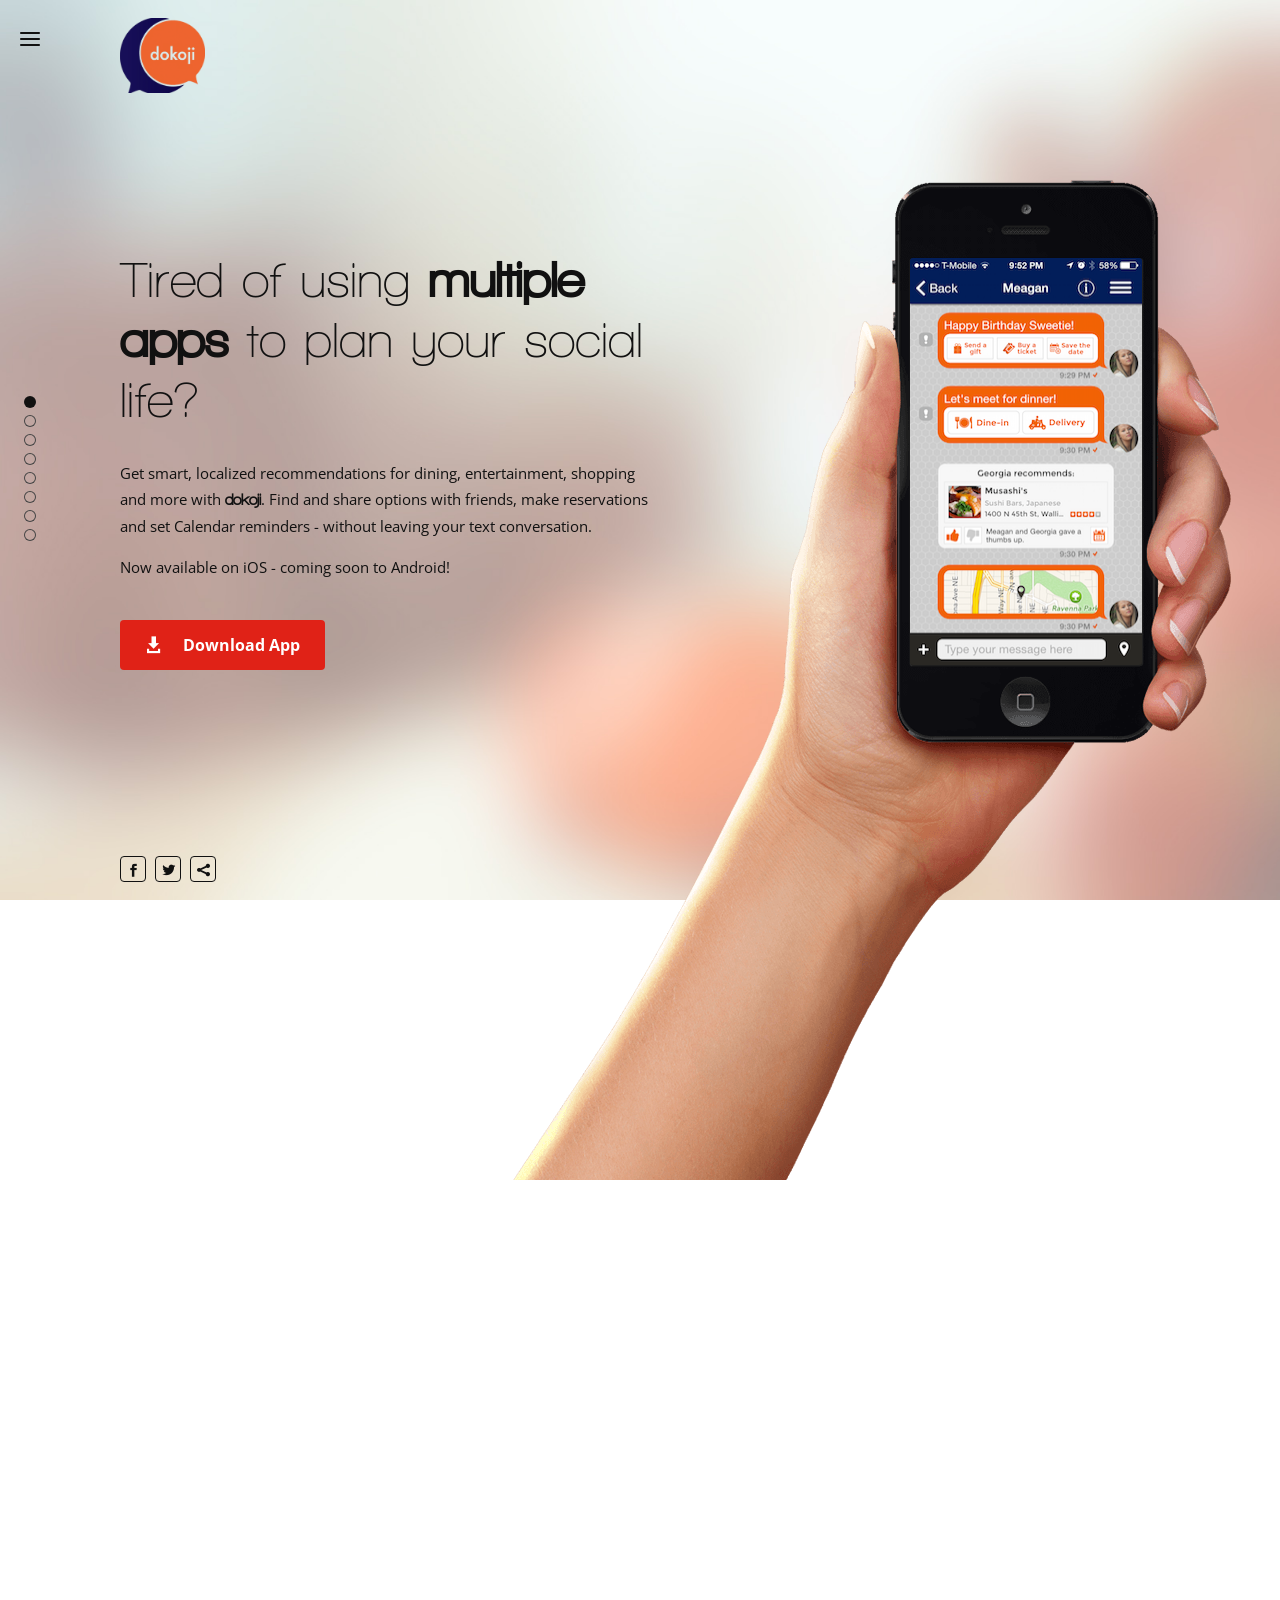
<file: index.html>
<!DOCTYPE html>
<html lang="en">

<head>
    <meta charset="UTF-8">
    <meta name="author" content="Studivo LLC" />
    <meta name="description" content="dokoji - App Landing Page" />
    <meta name="keywords" content="dokoji , Landing page, App, Mobile, Android, iOS" />
    <meta name="viewport" content="width=device-width, initial-scale=1, maximum-scale=1">
    <!-- SITE TITLE -->
    <title>dokoji: Turn your conversations into smart decisions</title>

    <!-- FAVICON -->
    <link rel="shortcut icon" href="images/favicon.ico" type="image/x-icon"/>
	<link rel="icon" href="images/favicon.ico" type="image/x-icon"/>

    
    <!-- WEB FONTS -->
    <link href='http://fonts.googleapis.com/css?family=Open+Sans:100,300,400,600,700' rel='stylesheet' type='text/css'>
   
    <!-- STYLESHEETS -->
    <link rel="stylesheet" type="text/css" href="css/style.css" />
    <link rel="stylesheet" type="text/css" href="fonts/flaticon.css" />
   <link rel="stylesheet" type="text/css" href="css/responsive.css" />
    <!-- JQUERY -->
    <script src="js/jquery.min.js"></script>

</script>
</head>

<body> 
    
    <!-- PRELOADER -->
    <div id="preloader"><img src="images/dokoji-logo-white.png" alt="Turn your conversations into smart decisions" width="85px"></div>

    <!-- MAIN NAV -->
    <a id="main-nav" href="#sidr"><span class="flaticon-menu9"></span></a>
    <div id="sidr" class="sidr">
        
        <!-- MAIN NAV LOGO -->
        <a href="#" id="menu-logo"><img src="images/dokoji-logo-white.png" width="120"alt=""></a>
        
        <!-- MAIN NAV LINKS -->
        <ul>
            <li><a href="#Home" ><span class="icons flaticon-house3"></span>Home</a>
            </li>
            <li><a href="#Features" ><span class="icons flaticon-drawer1"></span>Features</a>
            </li>
            <li><a href="#About" ><span class="icons flaticon-cursor7"></span>About</a>
            </li>
            <li><a href="#Video" ><span class="icons flaticon-key9"></span>Video</a>
            </li>
            <li><a href="#Clients" ><span class="icons flaticon-comment2"></span>Clients</a>
            </li>
            <li><a href="#Screenshots" ><span class="icons flaticon-camera19"></span>Screenshots</a>
            </li>
            <li><a href="#Download" ><span class="icons flaticon-download11"></span>Download</a>
            </li>
            <li><a href="#Contact" ><span class="icons flaticon-small72"></span>Contact</a>
            </li>
        </ul>
        <!-- END MAIN NAV LINKS -->
    </div>
    <!-- END MAIN NAV -->
    
    <!-- PAGE LOGO -->
    <div class="wrap">
        <div id="logo">
            <a href="#"><img src="images/dokoji-logo.png" alt="" width="85px"> </a>
        </div>
    </div>
    <!-- END PAGE LOGO -->

    <!-- LANDING PAGE CONTENT -->
    <div id="fullpage">
        
        <!-- RIGHT HAND & PHONE MOCK-UP IMAGES -->
        <div class="wrap">
            <div class="section-image"> 
            <!-- Home IMAGE --><img src="images/screenshots/restaurant.png" alt="Chat Conversation">
            <!-- Features IMAGE --><img src="images/screenshots/splash2.png" alt="Gift">
            <!-- About IMAGE --><img src="images/screenshots/splash5.png" alt="Restaurant">
            <!-- Video IMAGE --><img src="images/screenshots/splash3.png" alt="Movies">
            <!-- Clients IMAGE --><img src="images/screenshots/splash4.png" alt="Location">
            <!-- Screenshots IMAGE --><img src="images/screenshots/splash2.png" alt="Celebrations">
            <!-- Download IMAGE --><img src="images/screenshots/splash1.png" alt="Introduction">
            <!-- Contact IMAGE --><img src="images/screenshots/splash6.png" alt="Download">
            </div>
            <div id="hand"></div>
        </div>
        <!-- END RIGHT HAND & PHONE MOCK-UP -->
        

        <!-- SECTION HOME -->
        <div class="section " id="section0">
            <div class="wrap">
                <div class="box">
                    <!-- SECTION HOME CONTENT -->
                    <h1>Tired of using <strong>multiple apps</strong> to plan your social life? </h1>
                    <p> Get smart, localized recommendations for dining, entertainment, shopping and more with <strong>dokoji</strong>.
                    Find and share options with friends, make reservations and set Calendar reminders -
                    without leaving your text conversation. </p>
                    Now available on iOS - coming soon to Android!</p> <a href="#Contact" class="simple-button"><span class="icon flaticon-download7"></span>Download App</a> </div>
                    <!-- END SECTION HOME CONTENT -->
            </div>
        </div>
        <!-- END SECTION HOME -->

        <!-- SECTION FEATURES -->
        <div class="section " id="section1">
            <div class="wrap">
                <div class="box">
                    <!-- SECTION FEATURES CONTENT -->
                    <h2>Plan your next night out with a <strong>single app</strong> </h2>
                    <p>Dokoji understands your text conversations and makes smart, localized recommendations, so you don't have to switch between multiple apps to plan your fun.<br></p> 
                    <ul class="features">
                        <li><span class="icon flaticon-double7"></span> Dining</li>
                        <li><span class="icon flaticon-double7"></span> Shopping</li>
                        <li><span class="icon flaticon-double7"></span> Ticket Purchasing</li>
                    </ul>
                    <ul class="features">
                        <li><span class="icon flaticon-double7"></span> Entertainment</li>
                        <li><span class="icon flaticon-double7"></span> Location Sharing</li>
                        <li><span class="icon flaticon-double7"></span> Traffic & Navigation (pending)</li>
                    </ul>
                    <!-- END SECTION FEATURES CONTENT -->
                </div>
            </div>
        </div>
        <!-- END SECTION FEATURES -->

        <!-- SECTION ABOUT -->
        <div class="section" id="section2">
            <div class="wrap">
                <div class="box">
                    <!-- SECTION ABOUT CONTENT -->
                    <h2>What else can <strong>dokoji</strong> do? </h2>
                    <div class="tabs tabs-style-linemove">
                        <!-- TABS LINKS -->
                        <nav>
                            <ul>
                                <li><a href="#section-linemove-1"><span class="icon flaticon-double7"></span><span> Celebration</span></a>
                                </li>
                                <li><a href="#section-linemove-2"><span class="icon flaticon-double7"></span><span> Dine In/Out</span></a>
                                </li>
                                <li><a href="#section-linemove-3"><span class="icon flaticon-double7"></span><span> Movies</span></a>
                                </li>
                                <li><a href="#section-linemove-4"><span class="icon flaticon-double7"></span><span> Reservations</span></a>
                                </li>
                            </ul>
                        </nav>
                        <!-- END TABS LINKS -->

                        <!-- TABS CONTENT -->
                        <div class="content-wrap">
                           
                            <!-- TAB 1 -->
                            <section id="section-linemove-1">
                                <div class="descriptions">
                                <h4>Planning a birthday or anniversary celebration? Find gifts, party supplies, venues and everything else you need to create a memorable event.</h4>
                                </div>
                                <div class="screenshots"><img src="images/screenshots/splash2-cropped.png" alt="Celebrations" >
                                </div>
                                
                            </section>

                             <!-- TAB 2 -->
                            <section id="section-linemove-2">
                                <div class="descriptions">
                                <h4>Browse local restaurant and delivery service options and reviews - near you, your friends, or wherever is most convenient for everyone.
                                </h4>
                                </div>
                                <div class="screenshots">
                                <img src="images/screenshots/splash5-cropped.png" alt="Restaurant">
                                </div>
                            </section>

                            <!-- TAB 3 -->
                            <section id="section-linemove-3">
                                <div class="descriptions">
                                <h4>Find nearby theaters, browse movie reviews and showings, share recommendations, and purchase tickets.
                                </h4>
                                </div>
                                <div class="screenshots">
                                <img src="images/screenshots/splash3-cropped.png" alt="Movies">
                                </div>
                            </section>
                            
                            <!-- TAB 4 -->
                            <section id="section-linemove-4">
                                    <div class="descriptions">
                                    <h4>Make restaurant reservations and set a Calendar reminder without leaving your <strong>dokoji </strong> conversation.</h4>
                                    </div>
                                    <div class="screenshots">
                                    <img src="images/screenshots/reservations-cropped.png" alt="Reservations" >
                                    </div>

                                    
                            </section>
                        </div>
                         <!-- END TABS CONTENT -->                            

                    <!-- END SECTION ABOUT -->
                    </div>
                </div>
            </div>
        </div>
        <!-- END SECTION ABOUT -->


        <!-- SECTION VIDEO -->
        <div class="section" id="section3">
            <div class="wrap">
                <div class="box">
                    <!-- SECTION VIDEO CONTENT -->
                    <h2> See how <strong>dokoji</strong> works</h2>
                    <div class="video-presentation">
                        <iframe width="500" height="281" src="https://www.youtube-nocookie.com/embed/R8bmXuG2p2I" frameborder="0" allowfullscreen></iframe>
                    </div>
                    <!-- END SECTION VIDEO CONTENT-->
                </div>
            </div>
        </div>
        <!-- END SECTION VIDEO -->

        
        <!-- SECTION CLIENTS -->
        <div class="section" id="section4">
            <div class="wrap">
                <div class="fp-tableCell clients-content">
                    <div class="box">
                        <!-- SECTION CLIENTS CONTENT -->
                        <h2>People love <strong>dokoji</strong> </h2>

                        <!-- CLIENT FEEDBACK 1 -->
                        <div class="slide" data-anchor="slide1">
                            <p>My friends and I wanted to meet for drinks, so we used <strong>dokoji</strong> to find a place that was convenient for all of us. My friends who didn't have dokoji could still see and respond to dokoji's recommendations, which made planning the night much easier. <br> <strong>Lisa R.</strong> </p>
                            <p>  <span class="client-stars">
                        <span class="icon flaticon-little27"></span> <span class="icon flaticon-little27"></span><span class="icon flaticon-little27"></span><span class="icon flaticon-little27"></span> <span class="icon flaticon-half3"></span> </span>  </span>
                            </p>
                        </div>

                        <!-- CLIENT FEEDBACK 2 -->
                        <div class="slide" data-anchor="slide2">
                            <p>I used <strong>dokoji</strong> to plan an entire anniversary celebration for my girlfriend and I – everything from choosing a restaurant to making reservations, picking a movie and finding a hotel. It was fast and simple. <br> <strong>Dave P.</strong> </p>
                            <p> <span class="client-stars">
                        <span class="icon flaticon-little27"></span> <span class="icon flaticon-little27"></span> <span class="icon flaticon-little27"></span> <span class="icon flaticon-little27"></span> <span class="icon flaticon-fivepointed"></span> </span>
                            </p>
                        </div>

                        <!-- CLIENT FEEDBACK 3 -->
                        <div class="slide" data-anchor="slide3">
                            <p>I like <strong>dokoji</strong> because you don’t need to switch between a bunch of apps to do everything you want. You can find stuff to do, share it with your friends, get their feedback and reserve your spot all in one place. I use dokoji for everything now. <br> <strong>Vikram B.</strong> </p>
                            <p>  <span class="client-stars">
                        <span class="icon flaticon-little27"></span> <span class="icon flaticon-little27"></span><span class="icon flaticon-little27"></span><span class="icon flaticon-little27"></span> <span class="icon flaticon-little27"></span>  </span>
                            </p>
                        </div>
                        <!-- END SECTION CLIENTS -->
                    </div>
                </div>
            </div>
        </div>
        <!-- END SECTION CLIENTS -->


        <!-- SECTION SCREENSHOTS -->
        <div class="section" id="section5">
            <div class="wrap">
                <div class="box">
                    <div class="fp-tableCell screenshots-content">
                        <!-- SECTION SCREENSHOTS CONTENT -->
                        <h2>See how <strong>dokoji</strong> works</h2>
                        <ul class="features">
                            <li><a class="tooltip"><span class="icon flaticon-double7"></span> Present your app with dokoji screenshots</a> </li>
                            <li><a class="tooltip"><span class="icon flaticon-double7"></span> Change images using side arrows or caption bullets</a> </li>
                            <li><a class="tooltip"><span class="icon flaticon-double7"></span> Navigate using keyboard arrows to change screenshots</a> </li>
                        </ul>
                         <!-- END SECTION SCREENSHOTS CONTENT -->
                    </div>
                   
                </div>
                <div class="screenshots-wrapper">

                    <!-- SECTION SCREENSHOTS IMAGES -->
                    <div class="slide" id="slide1" data-anchor="slide1"> <img src="images/screenshots/splash2.png" alt="screenshot1"> </div>
                    <div class="slide" id="slide2" data-anchor="slide2"> <img src="images/screenshots/splash5.png" alt="screenshot2"> </div>
                    <div class="slide" id="slide3" data-anchor="slide3"> <img src="images/screenshots/splash3.png" alt="screenshot3"> </div>
                    <!-- END SECTION SCREENSHOTS IMAGES -->
                </div>
            </div>
        </div>
        <!-- END SECTION SCREENSHOTS -->


        


        <!-- SECTION DOWNLOAD -->
        <div class="section" id="section6" data-anchor="Download">
            <div class="wrap">
                <div class="box">
                    <!-- SECTION DOWNLOAD CONTENT-->
                    <h2>Get <strong>dokoji</strong> now</h2>
                    <p>Ready to see how <strong>dokoji</strong> can make your social life even better? Download dokoji for iOS now. <br>To be notified when dokoji for Android is released, send us <a href="#Contact">your contact in the form bellow.</a></p>
                     
                    
                    <!-- DOWNLOAD APPSTORE-->
                    <a href="#Contact" class="simple-button appstore-button"><span class="icon appstore"></span>App Store</a>
                   
                    <!-- END SECTION DOWNLOAD -->
                </div>
            </div>
        </div>
        <!-- END SECTION DOWNLOAD -->


        <!-- SECTION CONTACT -->
        <div class="section" id="section7" data-anchor="Contact">
            <div class="wrap">
                <div class="box">
                    <!-- SECTION CONTACT CONTENT-->
                    <h2>Contact <strong>dokoji</strong></h2>
                    <ul class="features">
                        <li><a class="tooltip" href="#"><span class="icon flaticon-telephone1"></span> Call Us now<span class="tooltip-content"><span class="tooltip-text"><span class="tooltip-inner"><span class="icon flaticon-telephone1"></span>Support: +01 206.571.8430 <br>Marketing: +01 206.571.8430 <br>Manager: +01 206.571.8430 </span></span></span></a> </li>
                        <li><span class="tooltip"><span class="icon flaticon-map5"></span>See our location<span class="tooltip-content"><span class="tooltip-text"><span class="tooltip-inner"><span class="icon flaticon-map5"></span>815 Seattle Blvd. S. #112, Seattle, WA 98134
                            <br><a href="https://www.google.com/maps/place/Jigsaw+Renaissance/@47.595156,-122.327081,15z/data=!4m2!3m1!1s0x0:0x9732e39179ac0d78" target="_blank">View Map</a>
                            </span>
                            </span>
                            </span>
                        </span>
                        </li>
                    </ul>
                     <ul class="features">
                        <li><span class="tooltip"><span class="icon flaticon-cursor7"></span>Official Website <span class="tooltip-content"><span class="tooltip-text"><span class="tooltip-inner"><span class="icon flaticon-cursor7"></span>
                            <br> <a href="http://dokoji.com" target="_blank">www.dokoji.com</a>
                            </span>
                            </span>
                            </span>
                            </span>
                        </li>
                        <li><span class="tooltip"><span class="icon flaticon-mail9"></span>Send Email <span class="tooltip-content"><span class="tooltip-text"><span class="tooltip-inner"><span class="icon flaticon-mail9"></span>
                        <br> <a href="mailto:dokoji_Support@RaaSIO.com?subject=dokoji site - Support">Support</a><br><a href="mailto:Marketing@RaaSIO.com?subject=dokoji site - Marketing">Marketing</a><br><a href="mailto:dokoji@RaaSIO.com?subject=dokoji site - Feature Request">Feature Request</a>
                            </span>
                            </span>
                            </span>
                            </span> 
                        </li>
                    </ul>

                    <!-- SECTION CONTACT FORM-->
                    <iframe src="http://RaaSIO.com/dokoji_contact/dokoji_contact.html" id="contact-form" scrolling="no" allowtransparency=yes frameBorder="0" seamless height="300">Your browser does not support iframe.</iframe>
                <!-- END SECTION CONTACT -->
                </div>
            </div>
        </div>
    </div>
    <!-- SECTION CONTACT -->


    <!-- SOCIAL ICONS -->
    <div class="wrap">
        <div id="social-icons">
            <ul>
                <li><a href="https://www.facebook.com/mydokoji"><i class="flaticon-facebook6"></i></a> </li>
                <li><a href="https://twitter.com/mydokoji"><i class="flaticon-social19"></i></a> </li>
                <li><a href="http://rest.sharethis.com/v1/share/share?destination=facebook&url=http%3A%2F%2Fdokoji.com&title=dokoji%3A%20Turns%20your%20conversations%20into%20smart%20decisions&api_key=8e28e0aae8fd023effe39f74c3e5c61d"><i class="flaticon-social7"></i></a> </li>
                <!-- Unnecesary social icons 
                <li><a href=""><i class="flaticon-google16"></i></a> </li>
                <li><a href=""><i class="flaticon-social40"></i></a> </li>
                <li><a href=""><i class="flaticon-logo3"></i></a> </li> -->
            </ul>
        </div>
    </div>
    <!-- END SOCIAL ICONS -->


    <!-- SCRIPTS -->
    <script src="js/jquery.easings.min.js"></script>
    <script src="js/jquery.fullPage.js"></script>
    <script src="js/cbpFWTabs.js"></script>
    <script src="js/jquery.sidr.min.js"></script>
    <script src="js/scripts.js"></script>
    <!--<script type="text/javascript" src="js/video.js"></script> -->

</body>

</html>
</file>
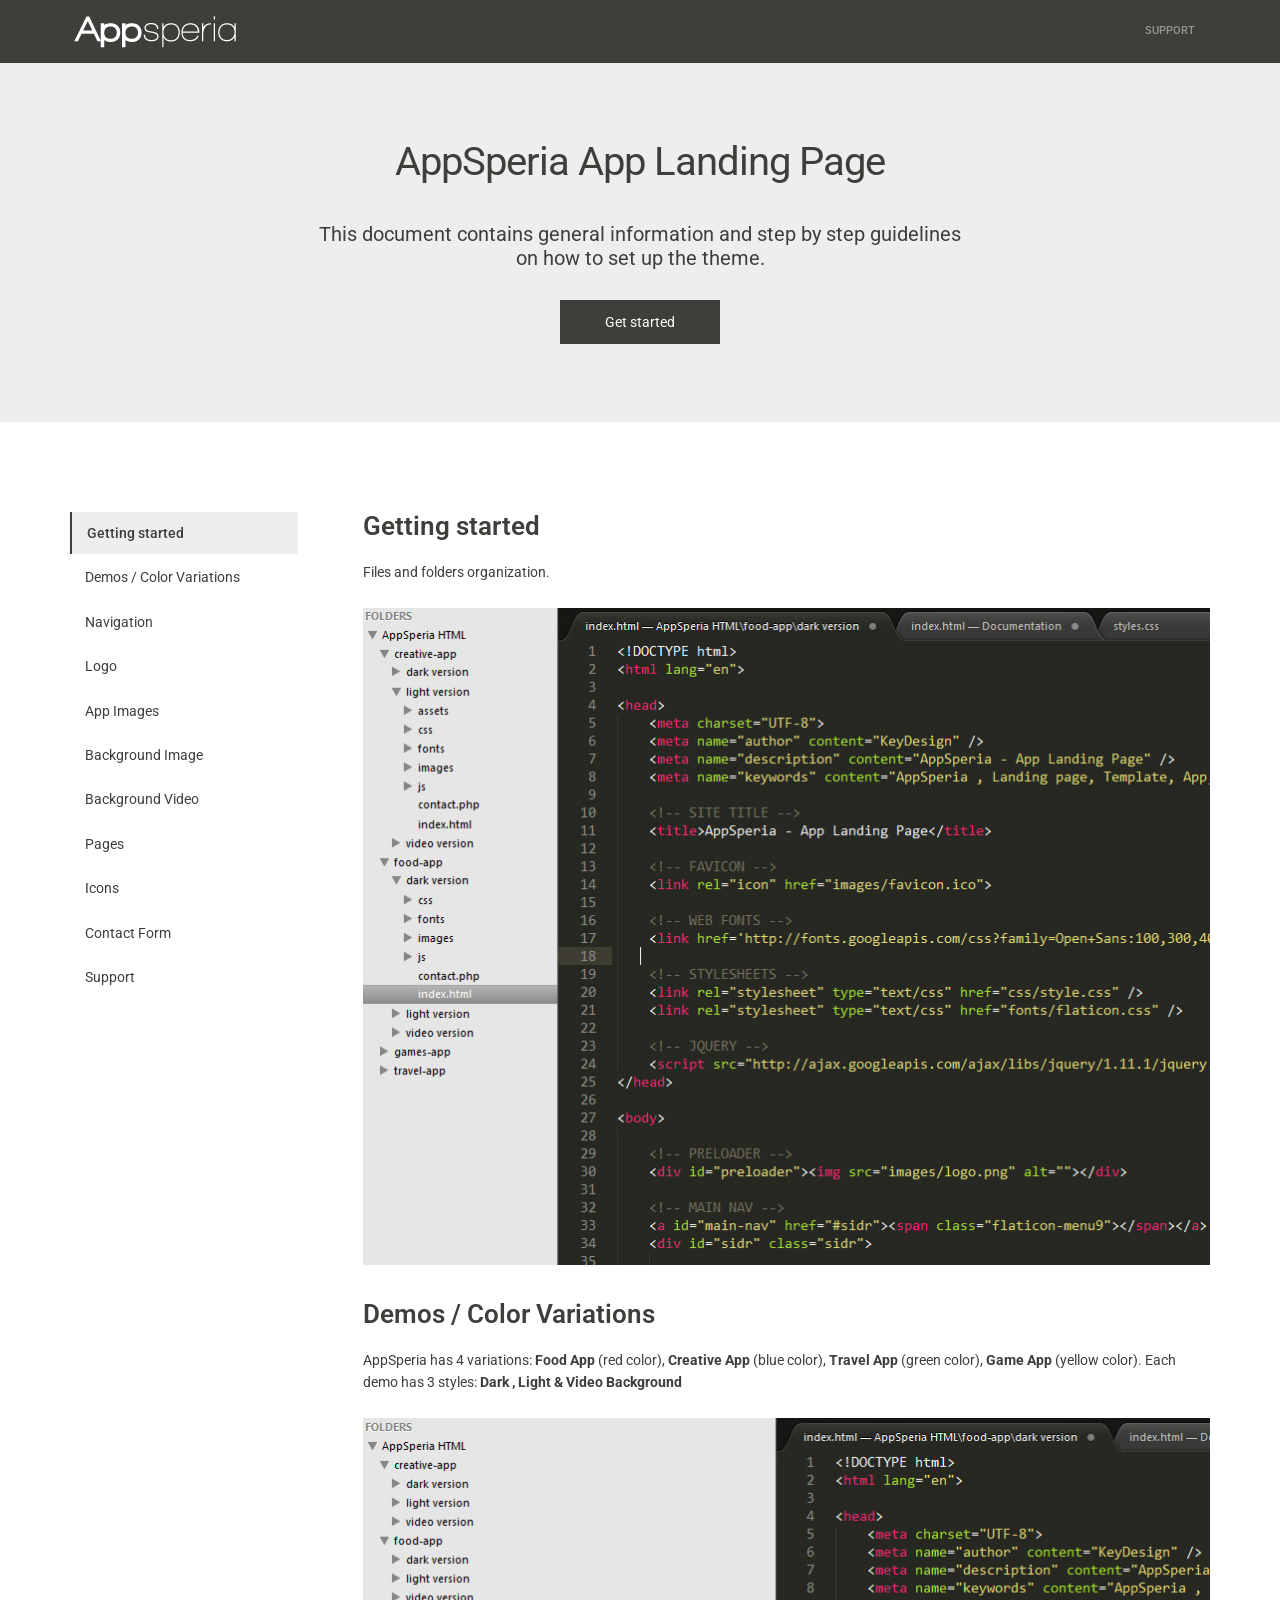
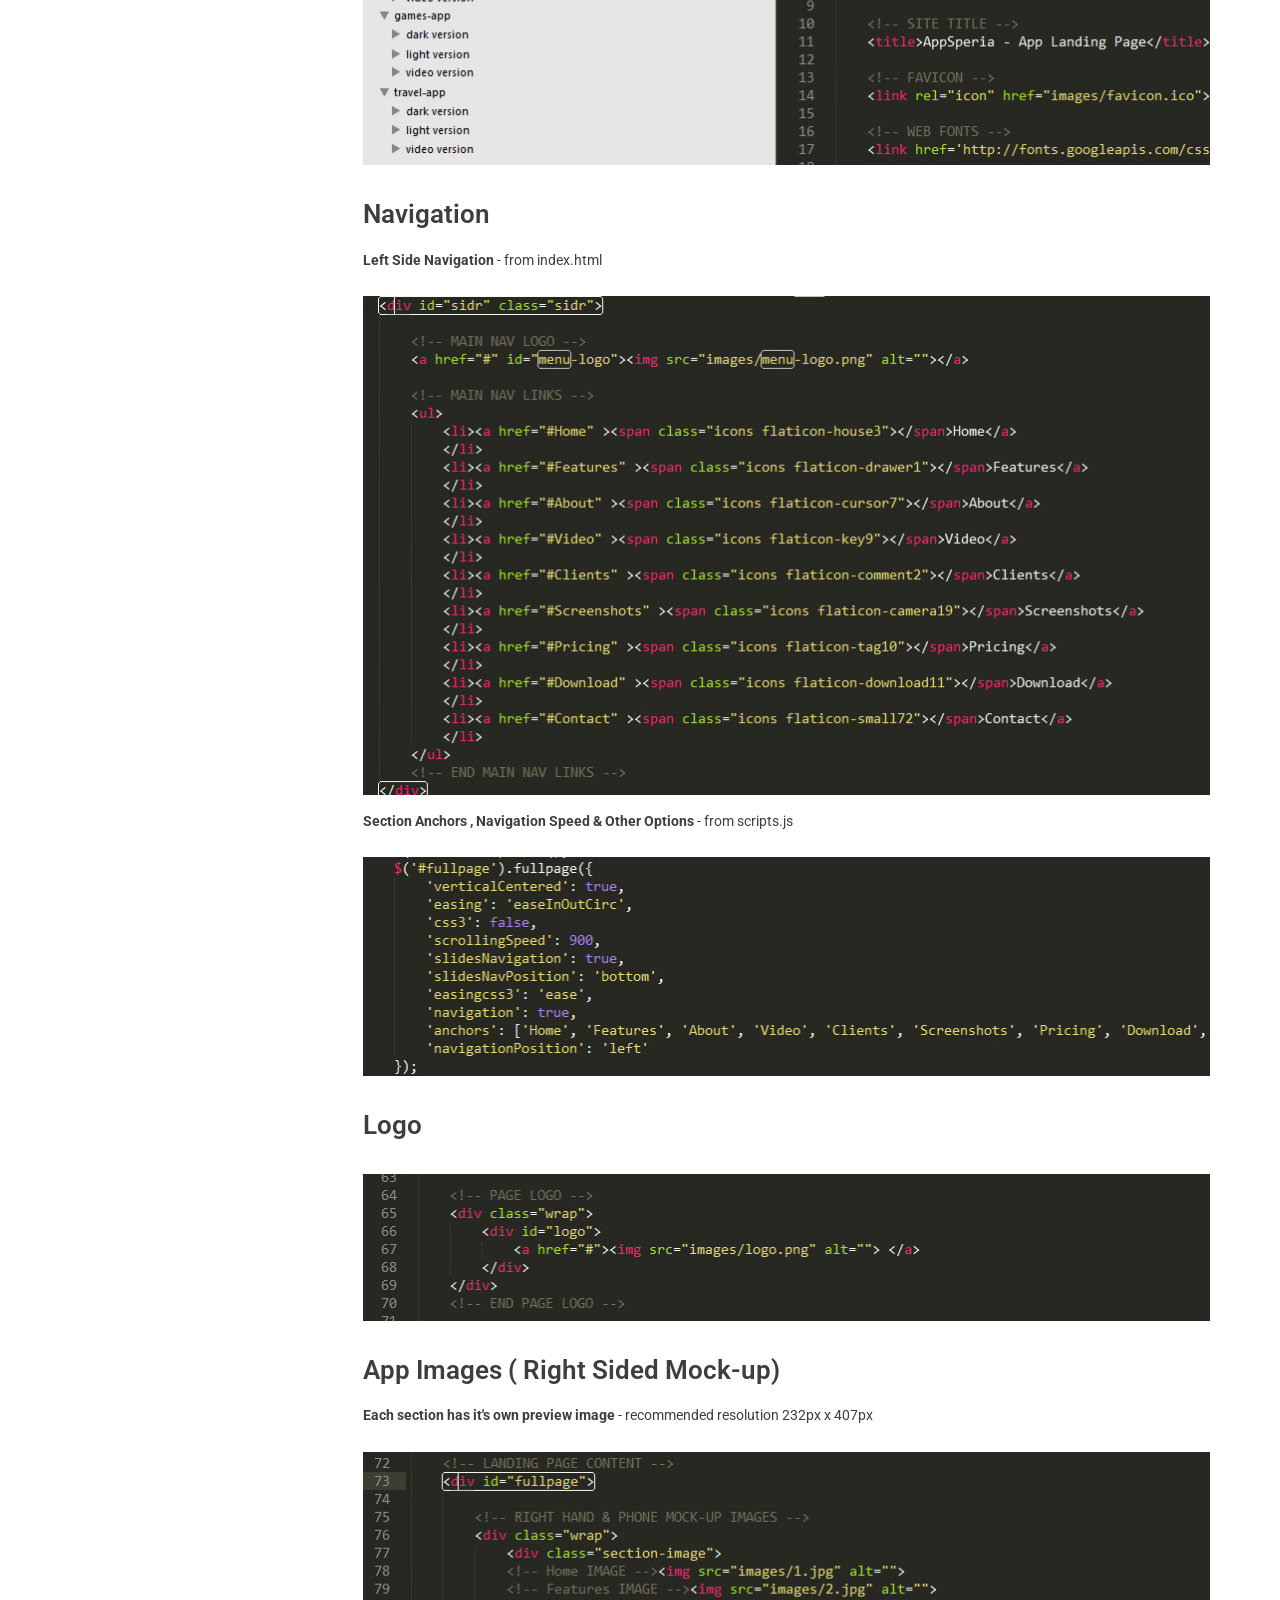
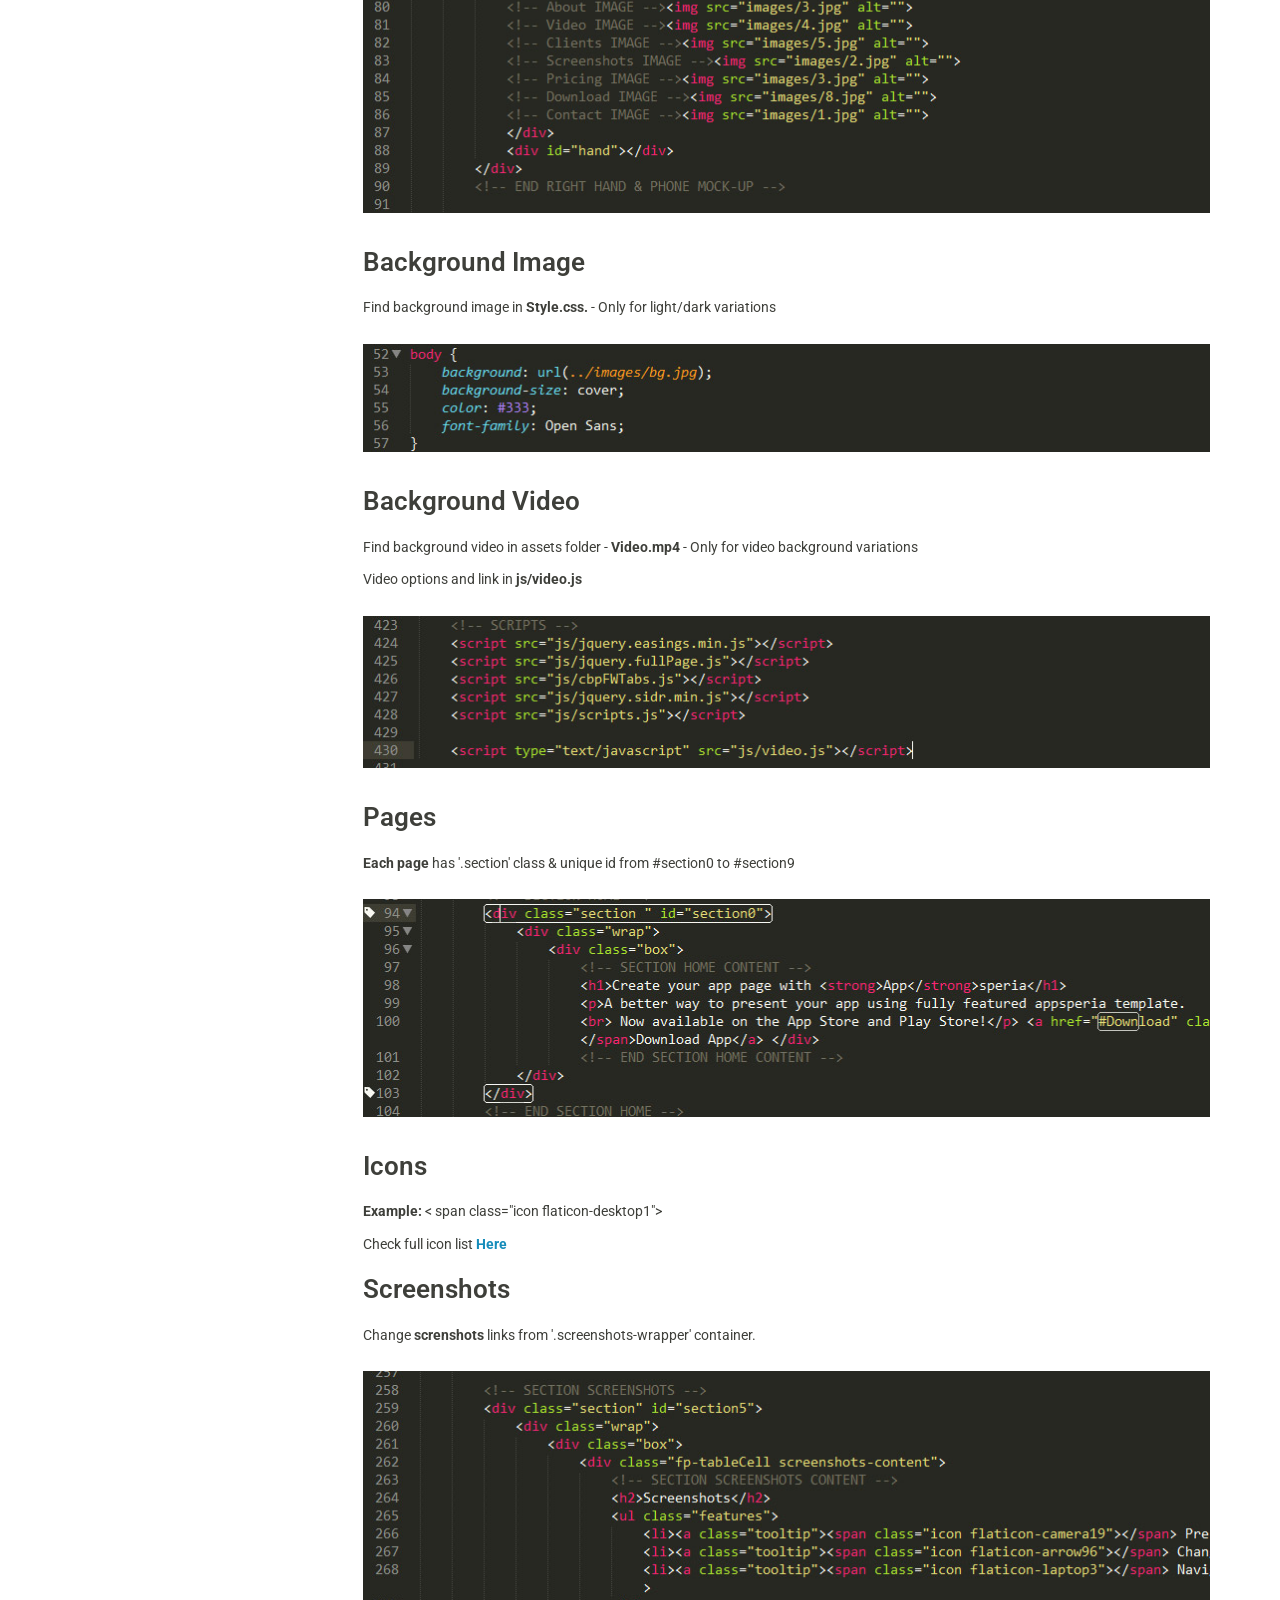
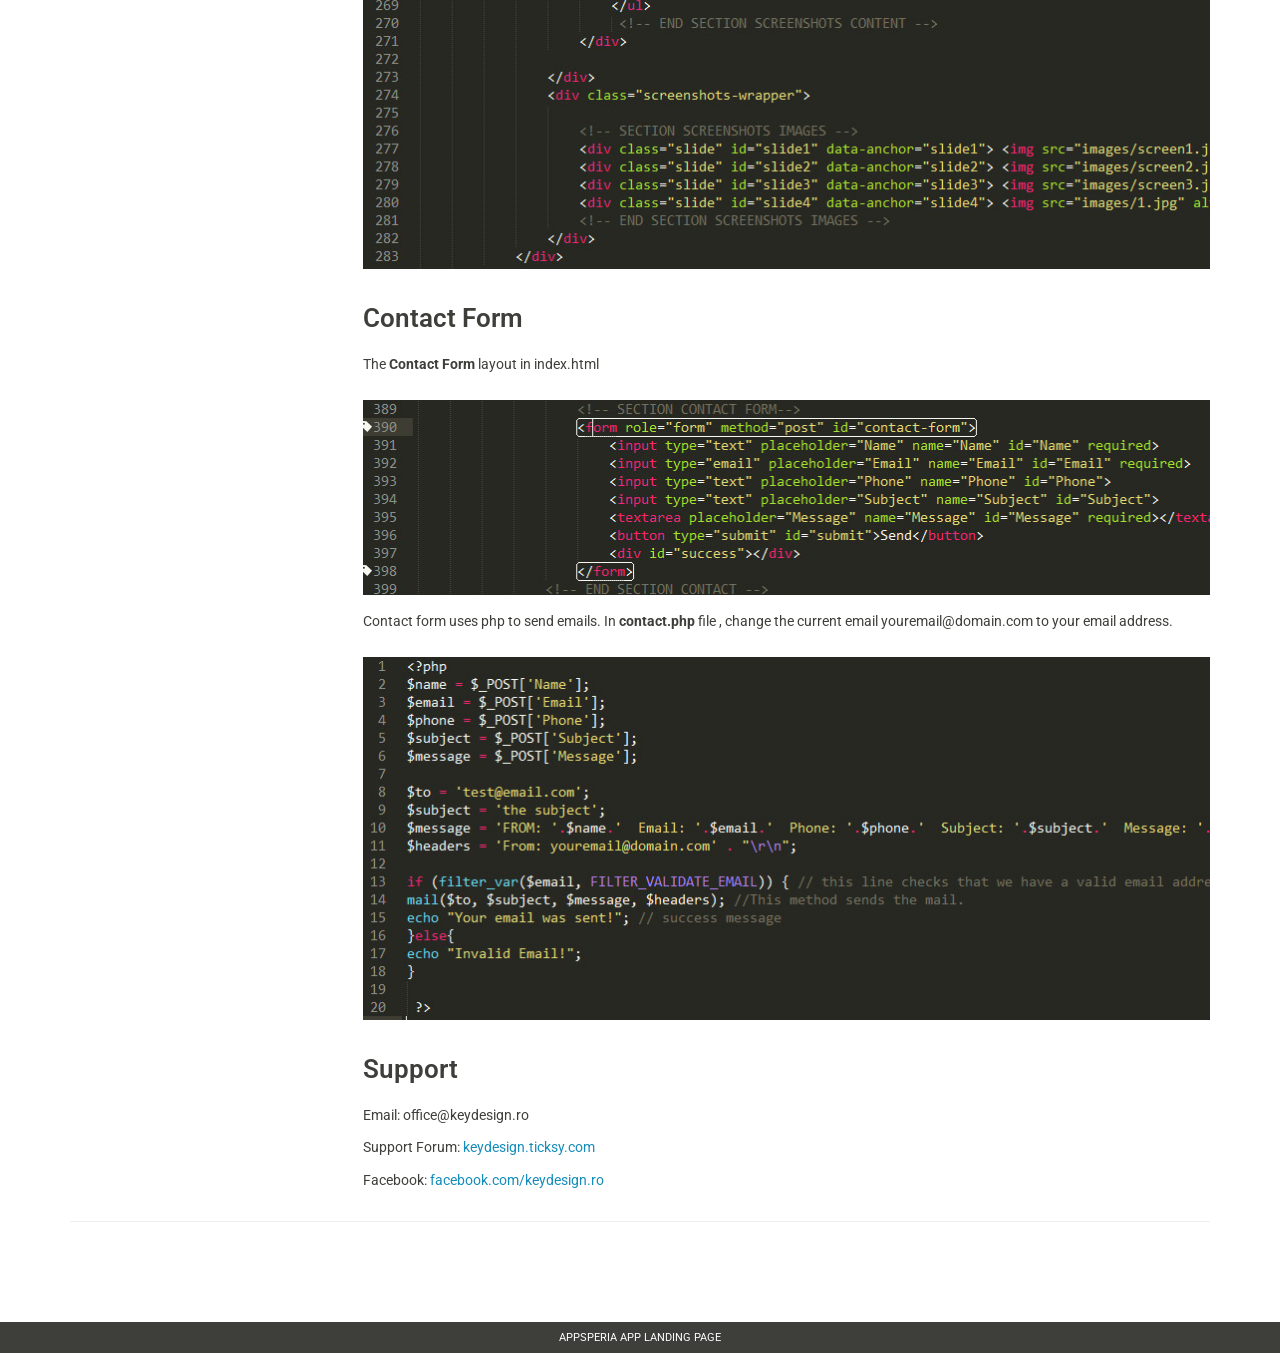
<file: Documentation/index.html>
<!DOCTYPE html>
<html lang="en">
	<head>
		<meta http-equiv="content-type" content="text/html; charset=UTF-8">
		<meta charset="utf-8">
		<title>AppSperia | Theme Documentation</title>
		<meta name="viewport" content="width=device-width, initial-scale=1, maximum-scale=1">

		<link href="css/bootstrap.min.css" rel="stylesheet">
		<!--[if lt IE 9]>
			<script src="//html5shim.googlecode.com/svn/trunk/html5.js"></script>
		<![endif]-->
		<link rel="shortcut icon" type="image/x-icon" href="images/favicon.ico" />
		<link href="css/styles.css" rel="stylesheet">
		<script src="js/jquery-1.11.1.min.js"></script>
	</head>
	<body>
		<nav class="navbar navbar-default navbar-fixed-top" role="banner">
			<div class="container">
				<div class="navbar-header">
					<button class="navbar-toggle" type="button" data-toggle="collapse" data-target=".navbar-collapse">
						<span class="sr-only">Toggle navigation</span>
						<span class="icon-bar"></span>
						<span class="icon-bar"></span>
						<span class="icon-bar"></span>
					</button>
					<a href="#" class="navbar-brand"><img src="images/logo.png" alt=""></a>
				</div>
				<nav class="collapse navbar-collapse" role="navigation">
					<ul class="nav navbar-nav">
						<li>
							<a href="http://keydesign.ticksy.com/" target="_blank">Support</a>
						</li>
					</ul>
				</nav>
			</div>
		</nav>

		<div id="masthead">  
			<div class="container">
				<div class="row">
					<div class="col-md-12">
						<h1>AppSperia App Landing Page</h1>
						<p>This document contains general information and step by step guidelines<br /> on how to set up the theme.</p>
						<span class="cta-button"><a href="#getting-started">Get started</a></span>
					</div>
				</div> 
			</div><!--/container-->
		</div><!--/masthead-->

		<!--main-->
		<div id="mainContent" class="container">
			<div class="row">
			  <!--left-->
				<div class="col-md-3" id="leftCol">
					<ul class="nav nav-stacked" id="sidebar">
						<li><a href="#getting-started">Getting started</a></li>
						<li><a href="#gs-installing-the-theme">Demos / Color Variations</a></li>
						<li><a href="#side-navigation">Navigation</a></li>
						<li><a href="#logo">Logo</a></li>
						<li><a href="#app-images">App Images</a></li>
						<li><a href="#bg-images">Background Image</a></li>
						<li><a href="#bg-video">Background Video</a></li>
						<li><a href="#pages">Pages</a></li>
						<li><a href="#icons">Icons</a></li>
						<li><a href="#contact">Contact Form</a></li>
						<li><a href="#support">Support</a></li>
						
					</ul>
				</div><!--/left-->
			  
				<!--right-->
				<div class="col-md-9">
			   

				<h2 id="getting-started" class="first-heading-item">Getting started</h2>
					<p>Files and folders organization.</p>

					<img src="images/screen1.jpg" alt="">

				<h2 id="gs-installing-the-theme">Demos / Color Variations</h2>
					<p>AppSperia has 4 variations: <strong>Food App</strong> (red color),  <strong>Creative App</strong> (blue color),  <strong>Travel App</strong> (green color),  <strong>Game App</strong> (yellow color). Each demo has 3 styles: <strong> Dark , Light & Video Background</strong>   </p>
					
					<img src="images/screen2.jpg" alt="">

				<h2 id="side-navigation">Navigation</h2>
					<p><strong>Left Side Navigation</strong> - from index.html</p>

					<img src="images/screen3.jpg" alt="">

					<p><strong>Section Anchors , Navigation Speed & Other Options</strong> - from scripts.js</p>

					<img src="images/screen4.jpg" alt="">

				<h2 id="logo">Logo</h2>

					<img src="images/screen5.jpg" alt="">

				<h2 id="app-images">App Images ( Right Sided Mock-up)</h2>
					<p><strong>Each section has it's own preview image</strong> - recommended resolution 232px x 407px</p>

					<img src="images/screen6.jpg" alt="">

				<h2 id="bg-images">Background Image</h2>
					<p>Find background image in <strong>Style.css.</strong> - Only for light/dark variations </p>

					<img src="images/screen7.jpg" alt="">

				<h2 id="bg-video">Background Video</h2>
					<p>Find background video in assets folder -<strong> Video.mp4</strong> - Only for video background variations </p>
					<p>Video options and link in <strong> js/video.js </strong>  </p>

					<img src="images/screen8.jpg" alt="">

				<h2 id="pages">Pages</h2>
					<p><strong>Each page</strong> has '.section' class & unique id from #section0 to #section9</p>
					<img src="images/screen9.jpg" alt="">

				<h2 id="icons">Icons</h2>
					<p><strong>Example: </strong> <span><</span> span class="icon flaticon-desktop1"<span>></span></p>
					<p>Check full icon list <strong><a href="http://appsperia.themetek.com/demo1/fonts/flaticon.html" target="_blank">Here</a></strong></p>

				<h2 id="screenshots">Screenshots</h2>
					<p>Change <strong>screnshots</strong> links from '.screenshots-wrapper' container.</p>
					
					<img src="images/screen10.jpg" alt="">

				<h2 id="contact">Contact Form</h2>
					<p>The <strong>Contact Form</strong> layout in index.html</p>
					
					<img src="images/screen11.jpg" alt="">

					<p>Contact form uses php to send emails. In <strong>contact.php</strong> file , change the current email youremail@domain.com to your email address. </p>

					<img src="images/screen12.jpg" alt="">


				<h2 id="support">Support</h2>
					<p>Email: office@keydesign.ro</p>
					<p>Support Forum: <a href="http://keydesign.ticksy.com" target="_blank">keydesign.ticksy.com</a></p>
					<p>Facebook: <a href="https://www.facebook.com/keydesign.ro" target="_blank">facebook.com/keydesign.ro</a></p>


					


					
				
						</div>
					</div>
					
					<hr>
					
					
					

					
			   

				</div><!--/right-->
			</div><!--/row-->
		
		</div><!--/container-->
		
		<div class="footer">
			<p>AppSperia App Landing Page</p>
		</div>

		
		<script type="text/javascript" src="js/SmoothScroll.js"></script>
		<script src="js/bootstrap.min.js"></script>
		<script src="js/scripts.js"></script>
	</body>
</html>
</file>
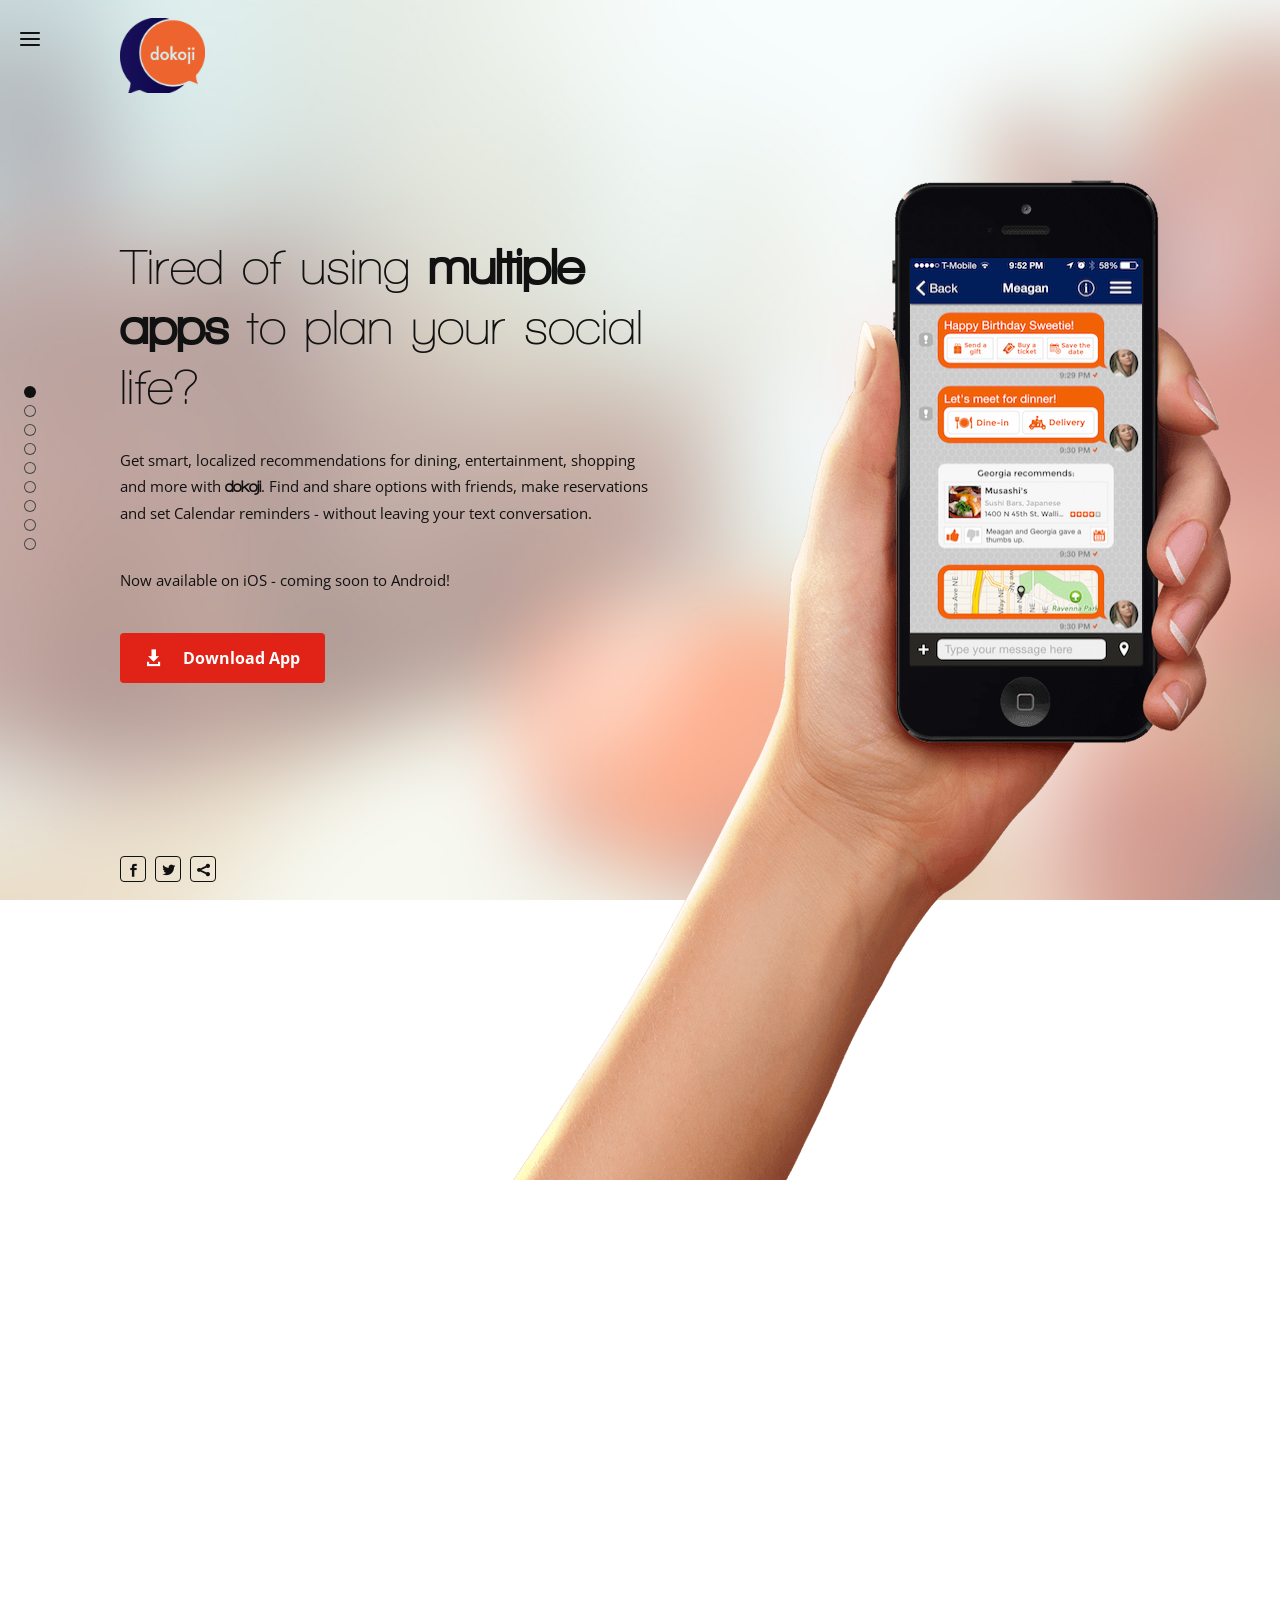
<file: indexALT.html>
<!DOCTYPE html>
<html lang="en">

<head>
    <meta charset="UTF-8">
    <meta name="author" content="Studivo LLC" />
    <meta name="description" content="dokoji - App Landing Page" />
    <meta name="keywords" content="dokoji , Landing page, App, Mobile, Android, iOS" />
    <meta name="viewport" content="width=device-width, initial-scale=1, maximum-scale=1">
    <!-- SITE TITLE -->
    <title>dokoji: Turn your conversations into smart decisions</title>

    <!-- FAVICON -->
    <link rel="shortcut icon" href="images/favicon.ico" type="image/x-icon"/>
	<link rel="icon" href="images/favicon.ico" type="image/x-icon"/>

    
    <!-- WEB FONTS -->
    <link href='http://fonts.googleapis.com/css?family=Open+Sans:100,300,400,600,700' rel='stylesheet' type='text/css'>
   
    <!-- STYLESHEETS -->
    <link rel="stylesheet" type="text/css" href="css/style.css" />
    <link rel="stylesheet" type="text/css" href="fonts/flaticon.css" />
   <link rel="stylesheet" type="text/css" href="css/responsive.css" />
    <!-- JQUERY -->
    <script src="js/jquery.min.js"></script>
</head>

<body> 
    
    <!-- PRELOADER -->
    <div id="preloader"><img src="images/dokoji-logo.png" alt="Turns your conversations into smart decisions" width="85px"></div>

    <!-- MAIN NAV -->
    <a id="main-nav" href="#sidr"><span class="flaticon-menu9"></span></a>
    <div id="sidr" class="sidr">
        
        <!-- MAIN NAV LOGO -->
        <a href="#" id="menu-logo"><img src="images/menu-logo.png" alt=""></a>
        
        <!-- MAIN NAV LINKS -->
        <ul>
            <li><a href="#Home" ><span class="icons flaticon-house3"></span>Home</a>
            </li>
            <li><a href="#Features" ><span class="icons flaticon-drawer1"></span>Features</a>
            </li>
            <li><a href="#About" ><span class="icons flaticon-cursor7"></span>About</a>
            </li>
            <li><a href="#Video" ><span class="icons flaticon-key9"></span>Video</a>
            </li>
            <li><a href="#Clients" ><span class="icons flaticon-comment2"></span>Clients</a>
            </li>
            <li><a href="#Screenshots" ><span class="icons flaticon-camera19"></span>Screenshots</a>
            </li>
            <li><a href="#Pricing" ><span class="icons flaticon-tag10"></span>Pricing</a>
            </li>
            <li><a href="#Download" ><span class="icons flaticon-download11"></span>Download</a>
            </li>
            <li><a href="#Contact" ><span class="icons flaticon-small72"></span>Contact</a>
            </li>
        </ul>
        <!-- END MAIN NAV LINKS -->
    </div>
    <!-- END MAIN NAV -->
    
    <!-- PAGE LOGO -->
    <div class="wrap">
        <div id="logo">
            <a href="#"><img src="images/dokoji-logo.png" alt="" width="85px"> </a>
        </div>
    </div>
    <!-- END PAGE LOGO -->

    <!-- LANDING PAGE CONTENT -->
    <div id="fullpage">
        
        <!-- RIGHT HAND & PHONE MOCK-UP IMAGES -->
        <div class="wrap">
            <div class="section-image"> 
            <!-- Home IMAGE --><img src="images/screenshots/restaurant.png" alt="Home">
            <!-- Features IMAGE --><img src="images/screenshots/splash1.png" alt="Features">
            <!-- About IMAGE --><img src="images/screenshots/splash1.png" alt="About">
            <!-- Video IMAGE --><img src="images/screenshots/splash1.png" alt="Video">
            <!-- Clients IMAGE --><img src="images/screenshots/splash2.png" alt="Clients">
            <!-- Screenshots IMAGE --><img src="images/screenshots/splash3.png" alt="Screenshots">
            <!-- Pricing IMAGE --><img src="images/screenshots/splash4.png" alt="Pricing">
            <!-- Download IMAGE --><img src="images/screenshots/splash5.png" alt="Download">
            <!-- Contact IMAGE --><img src="images/screenshots/splash6.png" alt="Contact">
            </div>
            <div id="hand"></div>
        </div>
        <!-- END RIGHT HAND & PHONE MOCK-UP -->
        

        <!-- SECTION HOME -->
        <div class="section " id="section0">
            <div class="wrap">
                <div class="box">
                    <!-- SECTION HOME CONTENT -->
                    <h1>Tired of using <strong>multiple apps</strong> to plan your social life? </h1>
                    <p> Get smart, localized recommendations for dining, entertainment, shopping and more with <strong>dokoji</strong>.
                    Find and share options with friends, make reservations and set Calendar reminders -
                    without leaving your text conversation. </p>
                    <br> Now available on iOS - coming soon to Android!</p> <a href="#Download" class="simple-button"><span class="icon flaticon-download7"></span>Download App</a> </div>
                    <!-- END SECTION HOME CONTENT -->
            </div>
        </div>
        <!-- END SECTION HOME -->

        <!-- SECTION FEATURES -->
        <div class="section " id="section1">
            <div class="wrap">
                <div class="box">
                    <!-- SECTION FEATURES CONTENT -->
                    <h2>Plan your next night out with a <strong>sigle app</strong> </h2>
                    <p>Tired of needing to use multiple apps to plan a night out? Dokoji understands your text conversations and makes smart, localized recommendations, so you don't have to switch between multiple apps to plan your fun.</p>
                    <ul class="features">
                        <li><a class="tooltip" href="#"><span class="icon flaticon-desktop1"></span> Dining<span class="tooltip-content"><span class="tooltip-text"><span class="tooltip-inner"><span class="icon flaticon-desktop1"></span>Lorem ipsum dolor sit amet, consectetur adipisicing elitr eiciendis autem aperiam.</span></span></span></a> </li>
                        <li><a class="tooltip" href="#"><span class="icon flaticon-small62"></span> Shopping<span class="tooltip-content"><span class="tooltip-text"><span class="tooltip-inner"><span class="icon flaticon-small62"></span>Lorem ipsum dolor sit amet, consectetur adipisicing elitr eiciendis autem aperiam.</span></span></span></a> </li>
                        <li><a class="tooltip" href="#"><span class="icon flaticon-adjust3"></span> Ticket Purchasing<span class="tooltip-content"><span class="tooltip-text"><span class="tooltip-inner"><span class="icon flaticon-adjust3"></span>Lorem ipsum dolor sit amet, consectetur adipisicing elitr eiciendis autem aperiam.</span></span></span></a> </li>
                    </ul>
                    <ul class="features">
                        <li><a class="tooltip" href="#"><span class="icon flaticon-interface19"></span> Entertainment<span class="tooltip-content"><span class="tooltip-text"><span class="tooltip-inner"><span class="icon flaticon-interface19"></span>Lorem ipsum dolor sit amet, consectetur adipisicing elitr eiciendis autem aperiam.</span></span></span></a> </li>
                        <li><a class="tooltip" href="#"><span class="icon flaticon-outlined3"></span> Location Sharing<span class="tooltip-content"><span class="tooltip-text"><span class="tooltip-inner"><span class="icon flaticon-outlined3"></span>Lorem ipsum dolor sit amet, consectetur adipisicing elitr eiciendis autem aperiam.</span></span></span></a> </li>
                        <li><a class="tooltip" href="#"><span class="icon flaticon-lightbulb"></span> Traffic & Navigation (pending)<span class="tooltip-content"><span class="tooltip-text"><span class="tooltip-inner"><span class="icon flaticon-lightbulb"></span>Lorem ipsum dolor sit amet, consectetur adipisicing elitr eiciendis autem aperiam.</span></span></span></a> </li>
                    </ul>
                    <!-- END SECTION FEATURES CONTENT -->
                </div>
            </div>
        </div>
        <!-- END SECTION FEATURES -->

        <!-- SECTION ABOUT -->
        <div class="section" id="section2">
            <div class="wrap">
                <div class="box">
                    <!-- SECTION ABOUT CONTENT -->
                    <h2>What else can <strong>dokoji</strong>do? </h2>
                    <div class="tabs tabs-style-linemove">
                        <!-- TABS LINKS -->
                        <nav>
                            <ul>
                                <li><a href="#section-linemove-1"><span class="icon flaticon-lightbulb"></span><span> Design</span></a>
                                </li>
                                <li><a href="#section-linemove-2"><span class="icon flaticon-adjust3"></span><span> Features</span></a>
                                </li>
                                <li><a href="#section-linemove-3"><span class="icon flaticon-drawer1"></span><span> Demos</span></a>
                                </li>
                                <li><a href="#section-linemove-4"><span class="icon flaticon-laptop3"></span><span> Elements</span></a>
                                </li>
                            </ul>
                        </nav>
                        <!-- END TABS LINKS -->

                        <!-- TABS CONTENT -->
                        <div class="content-wrap">
                           
                            <!-- TAB 1 -->
                            <section id="section-linemove-1">
                                <h4><span class="icon flaticon-lightbulb"></span> Good design doesn't date! CUT THIS LINE AND ICON</h4>
                                <p>The <strong>dokoji</strong> app is pretty amazing, but we're just getting started! Our patented learning AI means there's virtually no limit to what dokoji can be used for. Future updates can include access to social media, email, connected device control and much more.</p> <br> <br> Have an awesome idea for a new dokoji feature? Let us know! Email us at dokoji@raasio.com. 
                            </section>

                             <!-- TAB 2 -->
                            <section id="section-linemove-2">
                                <h4>Lorem ipsum dolor sit amet, consectetur adipisicing elit. Tempora similique excepturi obcaecati, aiores nostrum esse illo in soluta.</h4>
                                <ul class="features">
                                    <li><a class="tooltip" href="#"><span class="icon flaticon-desktop1"></span> Unique Design</a> </li>
                                    <li><a class="tooltip" href="#"><span class="icon flaticon-small62"></span> Well Documented</a> </li>
                                </ul>
                                <ul class="features">
                                    <li><a class="tooltip" href="#"><span class="icon flaticon-outlined3"></span> Multiple Demos</a> </li>
                                    <li><a class="tooltip" href="#"><span class="icon flaticon-lightbulb"></span> Amazing Features</a> </li>
                                </ul>
                            </section>

                            <!-- TAB 3 -->
                            <section id="section-linemove-3">
                                <h4><span class="icon flaticon-drawer1"></span> Check out dokoji's multiple demos!</h4>
                                <p>Lorem ipsum dolor sit amet, consectetur adipisicing elit. Tempora similique excepturi obcaecati, maiores nostrum esse illo in soluta at saepe perspiciatis eos quasi laudantium sunt ad quaerat ipsum dolor sit amet, consectetur adipisicing elit?</p>
                            </section>
                            
                            <!-- TAB 4 -->
                            <section id="section-linemove-4">
                                <p>
                                    <h4>Lorem ipsum dolor sit amet, consectetur adipisicing elit. Tempora similique excepturi obcaecati, aiores nostrum esse illo in soluta.</h4>
                                    <ul class="features">
                                        <li><a class="tooltip" href="#"><span class="icon flaticon-desktop1"></span> Content Boxes</a> </li>
                                        <li><a class="tooltip" href="#"><span class="icon flaticon-small62"></span> Extended Tabs</a> </li>
                                    </ul>
                                    <ul class="features">
                                        <li><a class="tooltip" href="#"><span class="icon flaticon-outlined3"></span> Carousels & Sliders</a> </li>
                                        <li><a class="tooltip" href="#"><span class="icon flaticon-lightbulb"></span> Contact Form</a> </li>
                                    </ul>
                            </section>
                        </div>
                         <!-- END TABS CONTENT -->                            

                    <!-- END SECTION ABOUT -->
                    </div>
                </div>
            </div>
        </div>
        <!-- END SECTION ABOUT -->


        <!-- SECTION VIDEO -->
        <div class="section" id="section3">
            <div class="wrap">
                <div class="box">
                    <!-- SECTION VIDEO CONTENT -->
                    <h2> See how <strong>dokoji</strong> works</h2>
                    <div class="video-presentation">
                        <iframe src="http://player.vimeo.com/video/33790882?title=0&amp;byline=0&amp;portrait=0&amp;color=e02217" width="500" height="281" allowfullscreen></iframe>
                    </div>
                    <!-- END SECTION VIDEO CONTENT-->
                </div>
            </div>
        </div>
        <!-- END SECTION VIDEO -->

        
        <!-- SECTION CLIENTS -->
        <div class="section" id="section4">
            <div class="wrap">
                <div class="fp-tableCell clients-content">
                    <div class="box">
                        <!-- SECTION CLIENTS CONTENT -->
                        <h2>People love <strong>dokoji</strong> </h2>

                        <!-- CLIENT FEEDBACK 1 -->
                        <div class="slide" data-anchor="slide1">
                            <p>My friends and I wanted to meet for drinks, so we used <strong>dokoji</strong> to find a place that was convenient for all of us. My friends who didn't have dokoji could still see and respond to dokoji's recommendations, which made planning the night much easier. <br> <strong>Lisa R.</strong> </p>
                            <p> <span class="client-name"> <strong> Mark Williams</strong> - Developer</span> <span class="client-stars">
                        <span class="icon flaticon-little27"></span> <span class="icon flaticon-little27"></span> <span class="icon flaticon-half3"></span> <span class="icon flaticon-fivepointed"></span> <span class="icon flaticon-fivepointed"></span> </span>
                            </p>
                        </div>

                        <!-- CLIENT FEEDBACK 2 -->
                        <div class="slide" data-anchor="slide2">
                            <p>I used <strong>dokoji</strong> to plan an entire anniversary celebration for my girlfriend and I – everything from choosing a restaurant to making reservations, picking a movie and finding a hotel. It was fast and simple. <br> <strong>Dave P.</strong> </p>
                            <p> <span class="client-name"> <strong> Andreas Bosch</strong> - CEO</span> <span class="client-stars">
                        <span class="icon flaticon-little27"></span> <span class="icon flaticon-little27"></span> <span class="icon flaticon-little27"></span> <span class="icon flaticon-little27"></span> <span class="icon flaticon-fivepointed"></span> </span>
                            </p>
                        </div>

                        <!-- CLIENT FEEDBACK 3 -->
                        <div class="slide" data-anchor="slide3">
                            <p>I like <strong>dokoji</strong> because you don’t need to switch between a bunch of apps to do everything you want. You can find stuff to do, share it with your friends, get their feedback and reserve your spot all in one place. I use dokoji for everything now. Br> <strong>Vikram B.</strong> </p>
                            <p> <span class="client-name"> <strong> Michael Speria</strong> - Manager</span> <span class="client-stars">
                        <span class="icon flaticon-little27"></span> <span class="icon flaticon-little27"></span> <span class="icon flaticon-little27"></span> <span class="icon flaticon-fivepointed"></span> <span class="icon flaticon-fivepointed"></span> </span>
                            </p>
                        </div>
                        <!-- END SECTION CLIENTS -->
                    </div>
                </div>
            </div>
        </div>
        <!-- END SECTION CLIENTS -->


        <!-- SECTION SCREENSHOTS -->
        <div class="section" id="section5">
            <div class="wrap">
                <div class="box">
                    <div class="fp-tableCell screenshots-content">
                        <!-- SECTION SCREENSHOTS CONTENT -->
                        <h2>See how dokoji works</h2>
                        <ul class="features">
                            <li><a class="tooltip"><span class="icon flaticon-camera19"></span> Present your app with dokoji screenshots</a> </li>
                            <li><a class="tooltip"><span class="icon flaticon-arrow96"></span> Change images using side arrows or caption bullets</a> </li>
                            <li><a class="tooltip"><span class="icon flaticon-laptop3"></span> Navigate using keyboard arrows to change screenshots</a> </li>
                        </ul>
                         <!-- END SECTION SCREENSHOTS CONTENT -->
                    </div>
                   
                </div>
                <div class="screenshots-wrapper">

                    <!-- SECTION SCREENSHOTS IMAGES -->
                    <div class="slide" id="slide1" data-anchor="slide1"> <img src="images/screenshots/splash3.png" alt="screenshot1"> </div>
                    <div class="slide" id="slide2" data-anchor="slide2"> <img src="images/screenshots/splash4.png" alt="screenshot2"> </div>
                    <div class="slide" id="slide3" data-anchor="slide3"> <img src="images/screenshots/splash5.png" alt="screenshot3"> </div>
                    <!-- END SECTION SCREENSHOTS IMAGES -->
                </div>
            </div>
        </div>
        <!-- END SECTION SCREENSHOTS -->


        <!-- SECTION PRICING -->
        <div class="section" id="section6">
            <div class="wrap">
                <div class="box">
                    <!-- SECTION PRICING CONTENT -->
                    <h2><strong>Pricing</strong> Packages</h2>
                    
                     <!-- PRICING TABLE 1 -->
                    <div class="price-table normal">
                        <h3 class="package">Starter</h3>
                        <div class="price"> <span class="dollar">$</span> <span class="amount">5.99</span> </div>
                        <ul class="specifications">
                            <li><span class="icon flaticon-circle10"></span>free support</li>
                            <li><span class="icon flaticon-circle10"></span>100 features</li>
                            <li><span class="icon flaticon-circle10"></span>15 accounts</li>
                        </ul>                      
                        <div class="pricing-button"><a href="#">Buy now</a>
                        </div>
                    </div>

                    <!-- PRICING TABLE 2 -->
                    <div class="price-table normal">
                        <h3 class="package">Normal</h3>
                        <div class="price"> <span class="dollar">$</span> <span class="amount">9.99</span> </div>
                        
                        <ul class="specifications">
                            <li><span class="icon flaticon-circle10"></span>free support</li>
                            <li><span class="icon flaticon-circle10"></span>120 features</li>
                            <li><span class="icon flaticon-circle10"></span>25 accounts</li>
                        </ul>
                        <div class="pricing-button"><a href="#">Buy now</a>
                        </div>
                    </div>

                    <!-- PRICING TABLE 3 -->
                    <div class="price-table normal">
                        <h3 class="package">Premium</h3>
                        <div class="price"> <span class="dollar">$</span> <span class="amount">12.99</span> </div>
                        <ul class="specifications">
                            <li><span class="icon flaticon-circle10"></span>free support</li>
                            <li><span class="icon flaticon-circle10"></span>150 features</li>
                            <li><span class="icon flaticon-circle10"></span>45 accounts</li>
                        </ul>                       
                        <div class="pricing-button"><a href="#">Buy now</a>
                        </div>
                    </div>
                    <!-- END SECTION PRICING -->
                </div>
            </div>
        </div>
        <!-- END SECTION PRICING -->


        <!-- SECTION DOWNLOAD -->
        <div class="section" id="section7" data-anchor="Download">
            <div class="wrap">
                <div class="box">
                    <!-- SECTION DOWNLOAD CONTENT-->
                    <h2>Get <strong>dokoji</strong> now</h2>
                    <p>Ready to see how <strong>dokoji</strong> can make your social life even better? Download dokoji for iOS now. To be notified when dokoji for Android is released, email us at dokoji@raasio.com.
                    <br> Now available on the App Store and Play Store!</p> 
                    
                    <!-- DOWNLOAD APPSTORE-->
                    <a href="#" class="simple-button appstore-button"><span class="icon appstore"></span>App Store</a>
                    <!-- DOWNLOAD PLAYSTORE-->
                    <a href="#" class="simple-button playstore-button"><span class="icon playstore"></span>Play Store</a> 
                   
                    <!-- END SECTION DOWNLOAD -->
                </div>
            </div>
        </div>
        <!-- END SECTION DOWNLOAD -->


        <!-- SECTION CONTACT -->
        <div class="section" id="section8">
            <div class="wrap">
                <div class="box">
                    <!-- SECTION CONTACT CONTENT-->
                    <h2>Contact <strong>dokoji</strong></h2>
                    <ul class="features">
                        <li><a class="tooltip" href="#"><span class="icon flaticon-telephone1"></span> Call Us now<span class="tooltip-content"><span class="tooltip-text"><span class="tooltip-inner"><span class="icon flaticon-telephone1"></span>Support: +01 800.300.381 <br>Marketing: +01 800.300.382 <br>Manager: +01 800.300.383 </span></span></span></a> </li>
                        <li><span class="tooltip"><span class="icon flaticon-map5"></span>See our location<span class="tooltip-content"><span class="tooltip-text"><span class="tooltip-inner"><span class="icon flaticon-map5"></span>2819-2835 Florence Ave, Huntington Park, CA 90255
                            <br><a href="https://www.google.com/maps/dir/33.9736437,-118.2192335/" target="_blank">View Map</a>
                            </span>
                            </span>
                            </span>
                        </span>
                        </li>
                    </ul>
                    <ul class="features">
                        <li><span class="tooltip"><span class="icon flaticon-cursor7"></span>Official Website <span class="tooltip-content"><span class="tooltip-text"><span class="tooltip-inner"><span class="icon flaticon-cursor7"></span>
                            <br> <a href="http://dokoji.com" target="_blank">www.dokoji.com</a>
                            </span>
                            </span>
                            </span>
                            </span>
                        </li>
                        <li><a class="tooltip" href="#"><span class="icon flaticon-mail9"></span> Send Email<span class="tooltip-content"><span class="tooltip-text"><span class="tooltip-inner"><span class="icon flaticon-mail9"></span>contact@mail.com<br>office@mail.com<br>support@mail.com</span></span></span></a> </li>
                    </ul>

                    <!-- SECTION CONTACT FORM-->
                    <form role="form" method="post" id="contact-form">
                        <input type="text" placeholder="Name" name="Name" id="Name" required>
                        <input type="email" placeholder="Email" name="Email" id="Email" required>
                        <input type="text" placeholder="Phone" name="Phone" id="Phone">
                        <input type="text" placeholder="Subject" name="Subject" id="Subject">
                        <textarea placeholder="Message" name="Message" id="Message" required></textarea>
                        <button type="submit" id="submit">Send</button>
                        <div id="success"></div>
                    </form>
                <!-- END SECTION CONTACT -->
                </div>
            </div>
        </div>
    </div>
    <!-- SECTION CONTACT -->


    <!-- SOCIAL ICONS -->
    <div class="wrap">
        <div id="social-icons">
            <ul>
                <li><a href="https://www.facebook.com/mydokoji"><i class="flaticon-facebook6"></i></a> </li>
                <li><a href="https://twitter.com/mydokoji"><i class="flaticon-social19"></i></a> </li>
                <li><a href="http://rest.sharethis.com/v1/share/share?destination=facebook&url=http%3A%2F%2Fdokoji.com&title=dokoji%3A%20Turns%20your%20conversations%20into%20smart%20decisions&api_key=8e28e0aae8fd023effe39f74c3e5c61d"><i class="flaticon-social7"></i></a> </li>
                <!-- Unnecesary social icons 
                <li><a href=""><i class="flaticon-google16"></i></a> </li>
                <li><a href=""><i class="flaticon-social40"></i></a> </li>
                <li><a href=""><i class="flaticon-logo3"></i></a> </li> -->
            </ul>
        </div>
    </div>
    <!-- END SOCIAL ICONS -->


    <!-- SCRIPTS -->
    <script src="js/jquery.easings.min.js"></script>
    <script src="js/jquery.fullPage.js"></script>
    <script src="js/cbpFWTabs.js"></script>
    <script src="js/jquery.sidr.min.js"></script>
    <script src="js/scripts.js"></script>
    <!--<script type="text/javascript" src="js/video.js"></script> -->

</body>

</html>
</file>
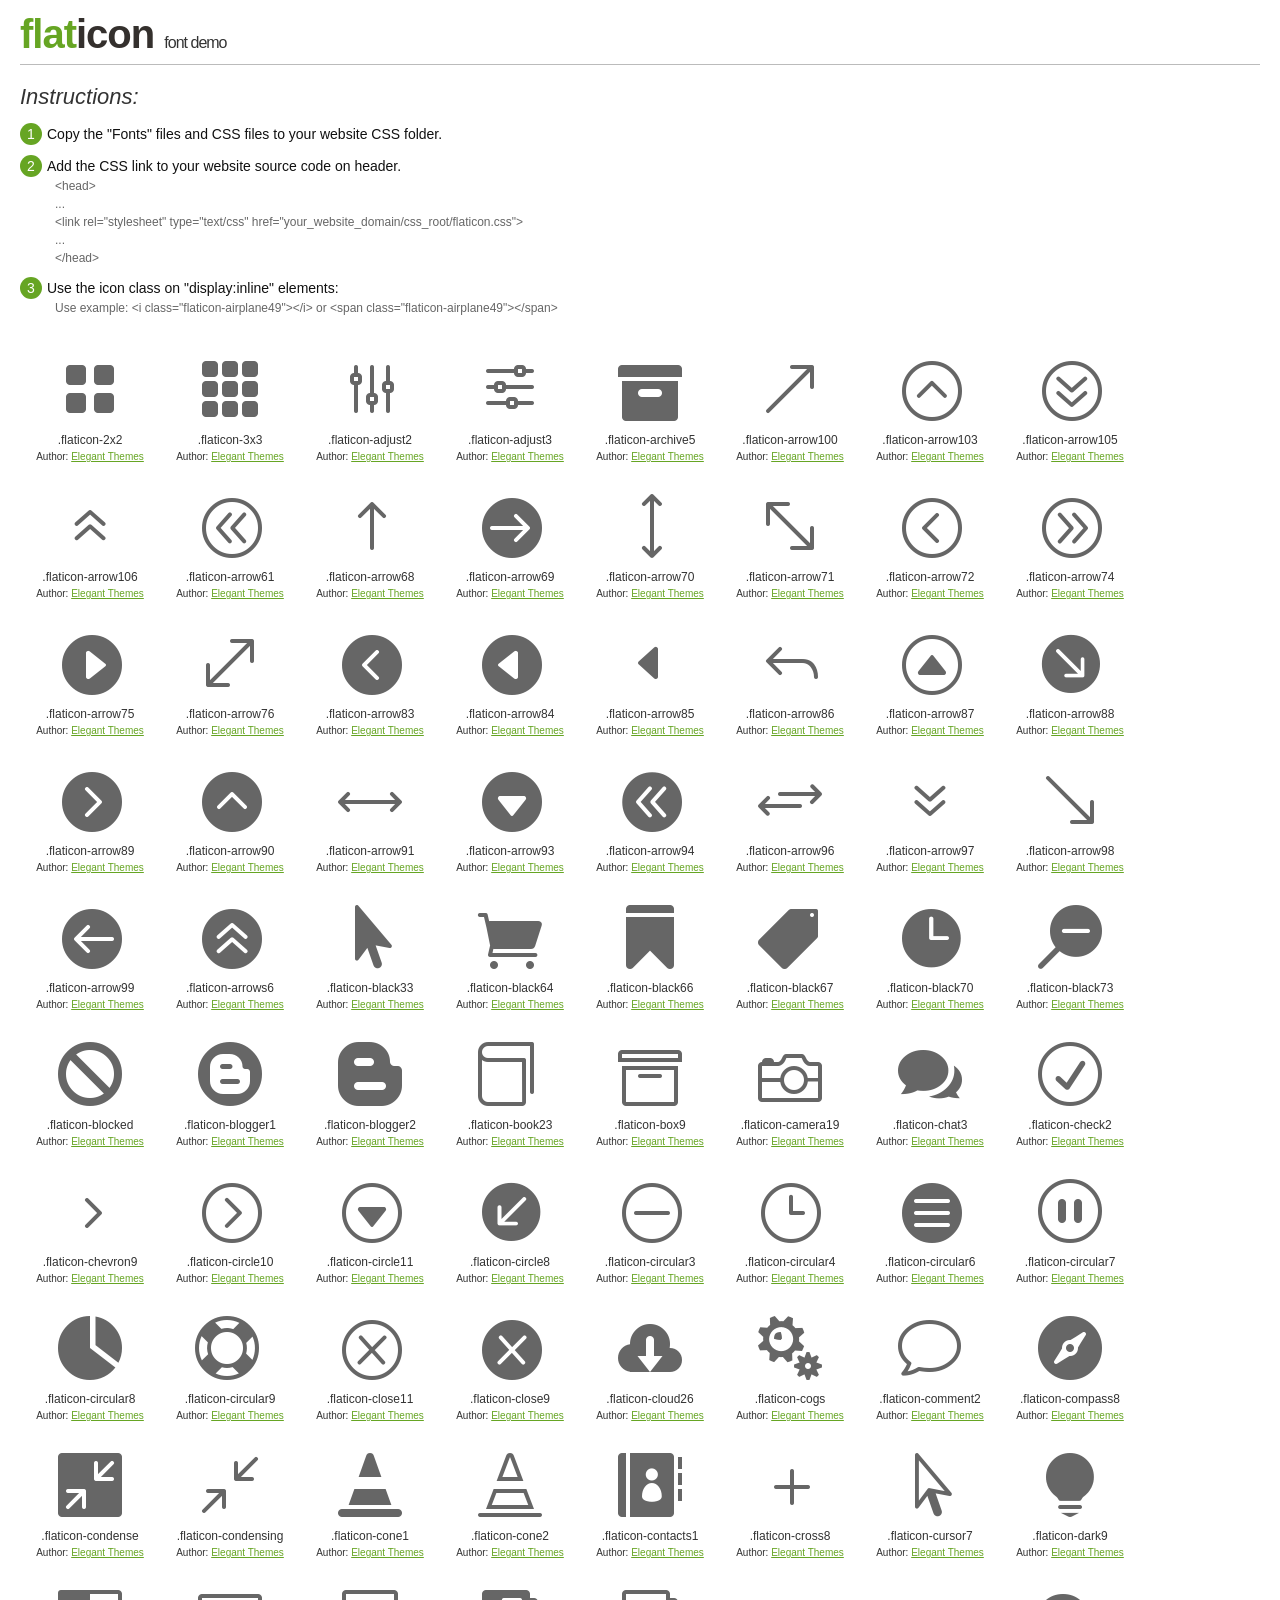
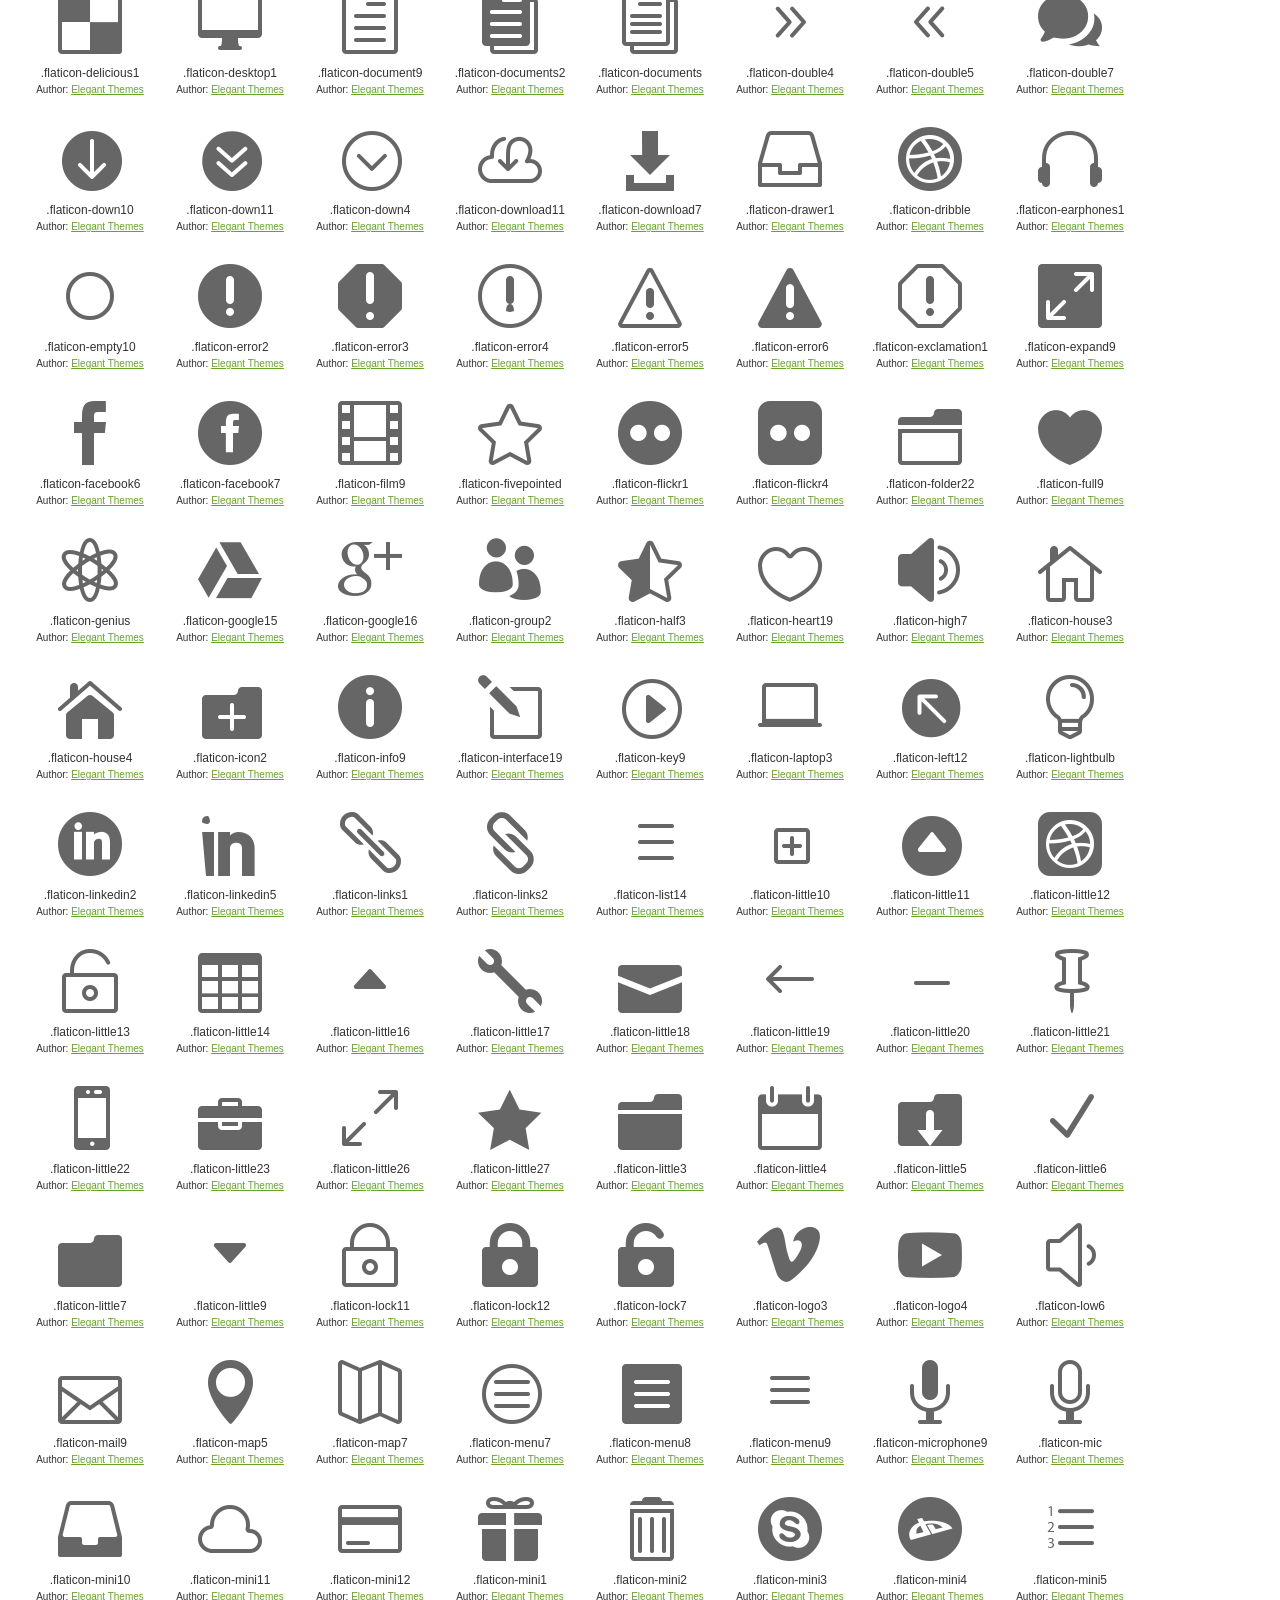
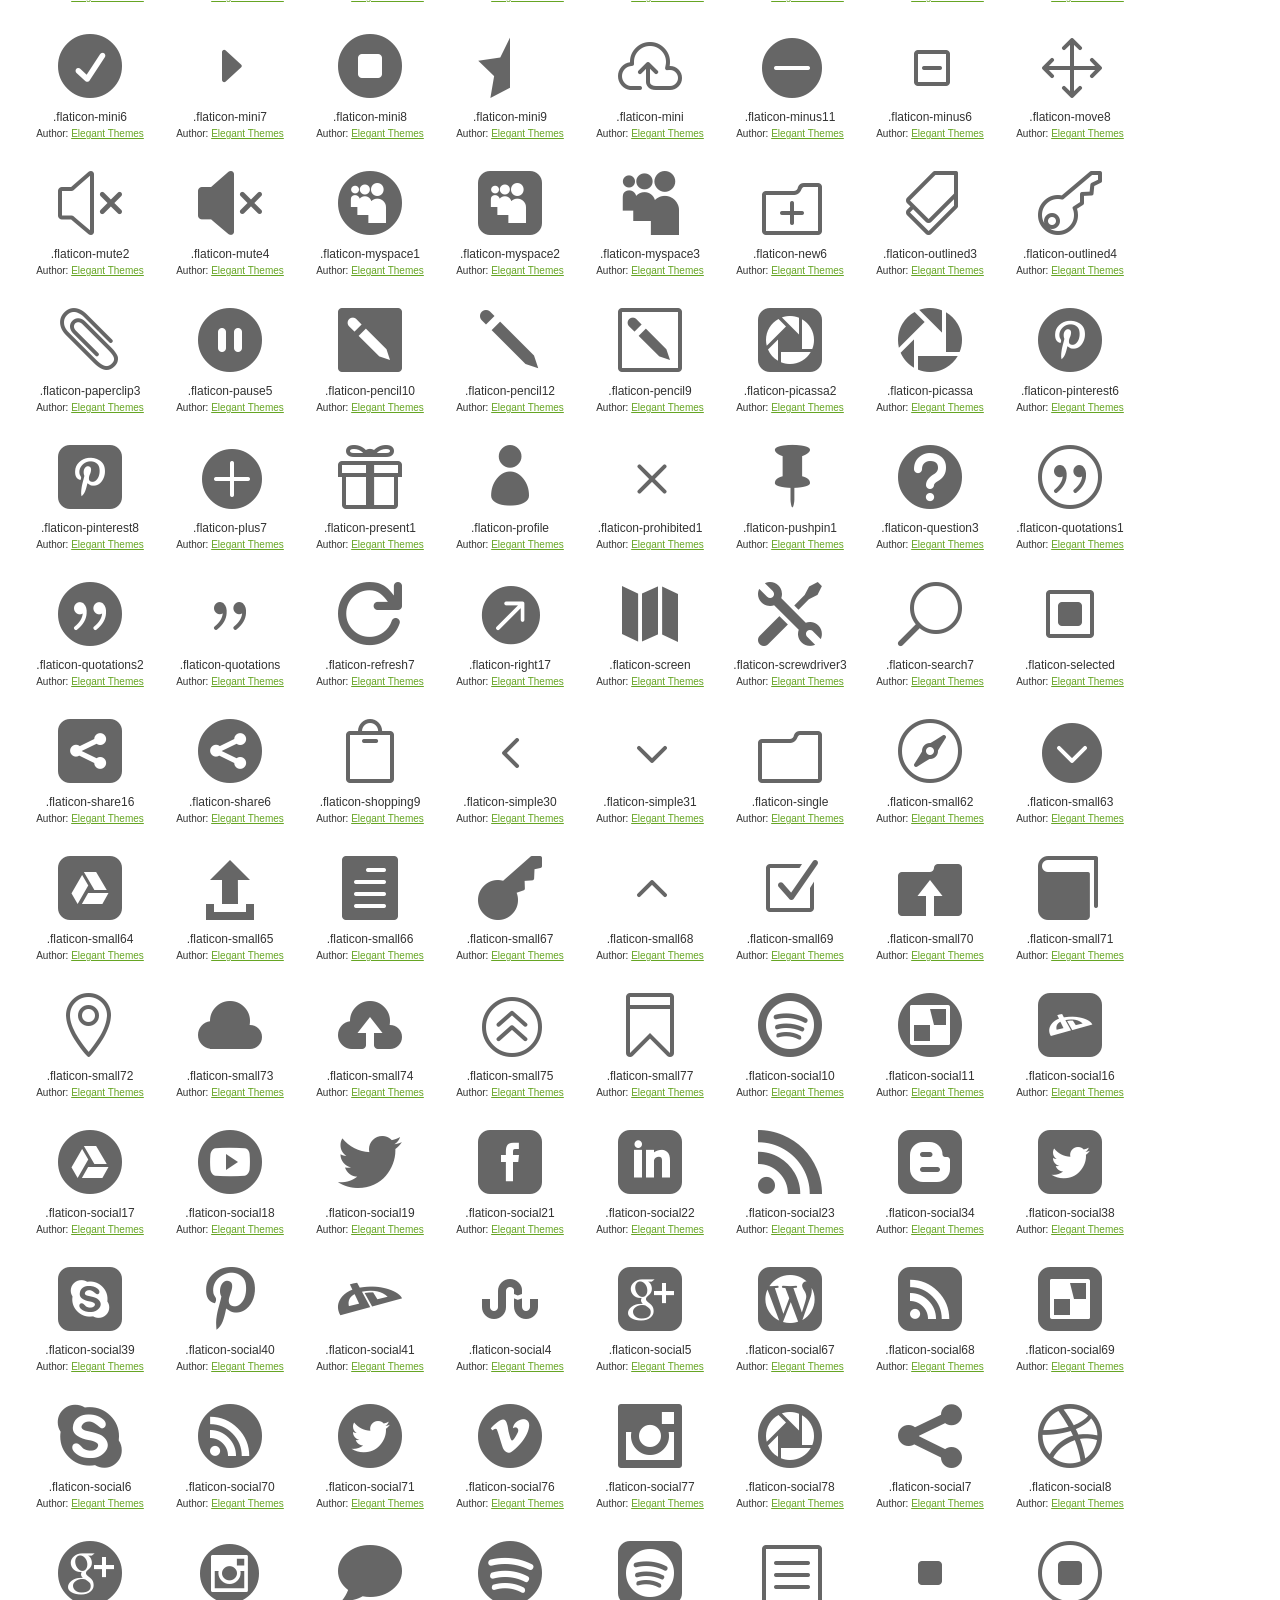
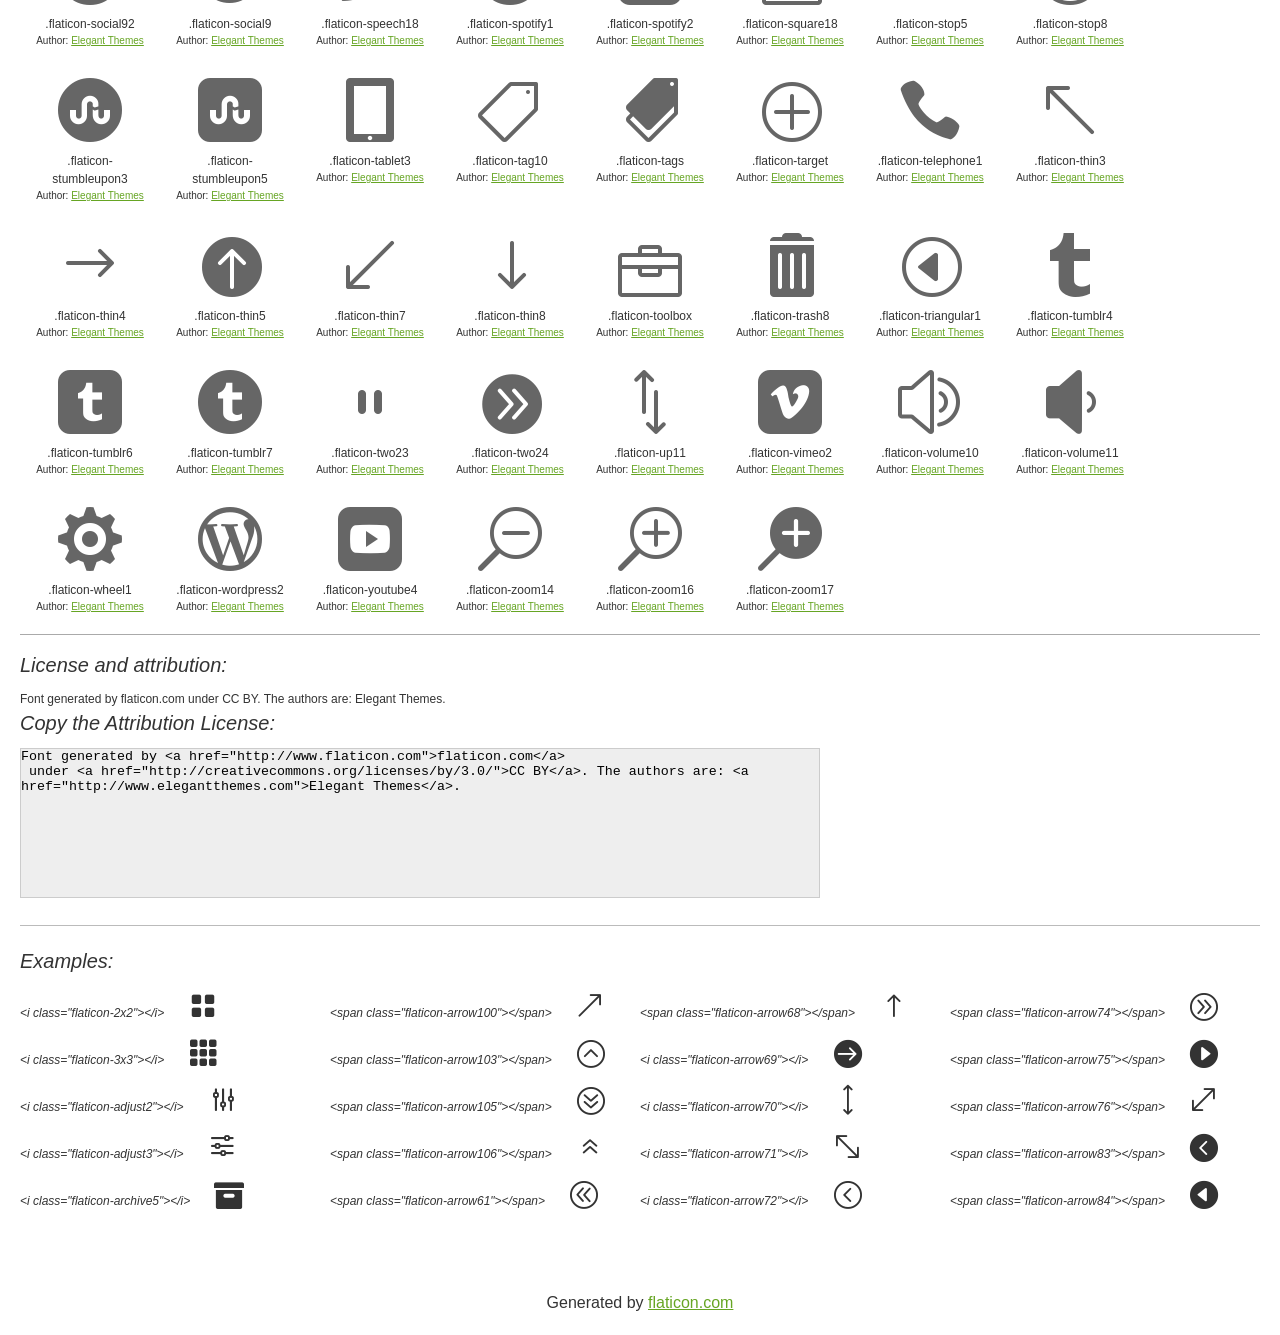
<file: fonts/flaticon.html>
<!DOCTYPE html>
<html>

<head>
    <title>Flaticon WebFont</title>
    <link rel="stylesheet" type="text/css" href="flaticon.css">
    <meta charset="UTF-8">
    <style>
    body {
        font-family: sans-serif;
        line-height: 1.5;
        font-size: 16px;
        padding: 20px;
        color:#333;
    }
    * {
        -moz-box-sizing: border-box;
        -webkit-box-sizing: border-box;
        box-sizing: border-box;
        margin: 0;
        padding: 0;
    }
    [class^="flaticon-"]:before, [class*=" flaticon-"]:before, [class^="flaticon-"]:after, [class*=" flaticon-"]:after {
        font-family: Flaticon;
        font-size: 30px;
        font-style: normal;
        margin-left: 20px;
        color: #333;
    }
    .image p {
		font-size: 12px;
		margin: 0px;
		clear: none;
		width: 300px;
		line-height: 40px;
	}
    .text {
        float: left;
        font-size:14px;
        margin-top: 15px;
    }
    .text ul {
        margin-left:0px;
        color:#111;
        margin-bottom:20px;
    }
    .text .ex {
        font-size:12px;
        color:#666;
        margin-left:35px;
        display:block;
    }
    .text ul li {
        margin-top:10px;
        list-style:none;
    }
    .num {
        background:#66A523;
        color:#fff;
        border-radius:20px;
        padding:1px;
        display:inline-block;
        width:22px;
        height:22px;
        text-align:center;
        margin-right: 5px;
    }
    .text ul strong {
        font-weight:normal;
        color:#000;
    }
    .image {
        width: 280px;
        float: left;
        margin-bottom: 15px;
        margin-right: 30px;
    }
    #glyphs {
        clear: both;
    }
    .image p:nth-child(even) i {
        clear: none;
    }
    .glyph {
        display: inline-block;
        width: 120px;
        margin: 10px;
        text-align: center;
        vertical-align: top;
        background: #FFF;
    }
    .glyph .glyph-icon {
        padding: 10px;
        display: block;
        font-family:"Flaticon";
        font-size: 64px;
        line-height: 1;
    }
    .glyph .glyph-icon:before {
        font-size: 64px;
        color: #666;
        margin-left: 0;
    }
    .class-name {
        font-size: 12px;
    }
    .author-name {
		font-size: 10px;
	}
	a{
		color: #66A523;
	}
    .instructions {
        font-style:italic;
        font-size:22px;
        margin-bottom:10px;
    }
    .iconsuse {
        font-size:22px;
        font-style:italic;
        padding-top:20px;
        margin-top:20px;
        border-top:1px solid #bbb;
    }
    .usetitle {
        margin-bottom: 10px;
        font-size: 20px;
        font-style: italic;
    }
    .class-name:last-child {
        font-size: 10px;
        color:#888;
    }
    .class-name:last-child a {
        font-size: 10px;
        color:#555;
    }
    .class-name:last-child a:hover {
        color:#66A523;
    }
    .glyph > input {
        display: block;
        width: 100px;
        margin: 5px auto;
        text-align: center;
        font-size: 12px;
        cursor: text;
    }
    .glyph > input.icon-input {
        font-family:"Flaticon";
        font-size: 16px;
        margin-bottom: 10px;
    }
    h1.logo {
        font-size: 40px;
        letter-spacing: -1px;
        margin-top: -16px;
        text-transform: lowercase;
        border-bottom:1px solid #bbb;
    }
    h1.logo strong {
        font-size: 16px;
        font-family:sans-serif;
        font-weight:normal;
        color:#333;
    }
    h1.logo a {
        color:#34302d;
        text-decoration: none;
    }
    h1.logo a span {
        color:#66A523;
    }
    #footer {
        padding-top:40px;
        clear:both;
        text-align:center;
    }
    #footer a {
        color:#66A523;
    }
    textarea {
		margin: 0px;
		width: 800px;
		height: 150px;
		border: 1px solid #CCC;
		resize: none;
		background: #EEE;
    }
    .author-link, .attrDiv a{
    	font-size: 12px;
    	color: #333;
    	text-decoration: none;
    }
    .external {
    	display: block;
    }
    .attrDiv {
		font-size: 12px;
	}
    .attribution {
        border-top: 1px solid #AAA;
        margin: 10px 0;
        padding-top: 15px;
    }
    </style>
</head>

<body>
    <header>
        <h1 class="logo">
            <a href="http://www.flaticon.com">
                <span>FLAT</span>ICON</a>
            <strong>Font Demo</strong>
        </h1>
    </header>

    <section class="demo">
        <div class="text">

            <div class="instructions">Instructions:</div>

            <ul>
                <li>
                    <p>
                        <span class="num">1</span>Copy the "Fonts" files and CSS files to your website CSS folder.
                </li>
                <li>
                    <p>
                        <span class="num">2</span>Add the CSS link to your website source code on header.
                        <br />
                        <span class="ex">&lt;head&gt;
                            <br/>...
                            <br/>&lt;link rel="stylesheet" type="text/css" href="your_website_domain/css_root/flaticon.css"&gt;
                            <br/>...
                            <br/>&lt;/head&gt;</span>
                </li>

                <li>
                    <p>
                        <span class="num">3</span>Use the icon class on "display:inline" elements:
                        <br />
                        <span class="ex">Use example: &lt;i class=&quot;flaticon-airplane49&quot;&gt;&lt;/i&gt; or &lt;span class=&quot;flaticon-airplane49&quot;&gt;&lt;/span&gt;</span>
                </li>
            </ul>
        </div>

    </section>

    <section id="glyphs"><div class="glyph">
		<div class="glyph-icon flaticon-2x2"></div>
		<div class="class-name">.flaticon-2x2</div><div class="author-name">Author: <a href="http://www.flaticon.com/free-icon/2x2-grid_10758">Elegant Themes</a></div></div><div class="glyph">
		<div class="glyph-icon flaticon-3x3"></div>
		<div class="class-name">.flaticon-3x3</div><div class="author-name">Author: <a href="http://www.flaticon.com/free-icon/3x3-grid_8722">Elegant Themes</a></div></div><div class="glyph">
		<div class="glyph-icon flaticon-adjust2"></div>
		<div class="class-name">.flaticon-adjust2</div><div class="author-name">Author: <a href="http://www.flaticon.com/free-icon/adjust-levels_7502">Elegant Themes</a></div></div><div class="glyph">
		<div class="glyph-icon flaticon-adjust3"></div>
		<div class="class-name">.flaticon-adjust3</div><div class="author-name">Author: <a href="http://www.flaticon.com/free-icon/adjust-horizontal_8759">Elegant Themes</a></div></div><div class="glyph">
		<div class="glyph-icon flaticon-archive5"></div>
		<div class="class-name">.flaticon-archive5</div><div class="author-name">Author: <a href="http://www.flaticon.com/free-icon/archive-box_7559">Elegant Themes</a></div></div><div class="glyph">
		<div class="glyph-icon flaticon-arrow100"></div>
		<div class="class-name">.flaticon-arrow100</div><div class="author-name">Author: <a href="http://www.flaticon.com/free-icon/arrow-right-up_10191">Elegant Themes</a></div></div><div class="glyph">
		<div class="glyph-icon flaticon-arrow103"></div>
		<div class="class-name">.flaticon-arrow103</div><div class="author-name">Author: <a href="http://www.flaticon.com/free-icon/arrow-in-circle-point-to-up_10442">Elegant Themes</a></div></div><div class="glyph">
		<div class="glyph-icon flaticon-arrow105"></div>
		<div class="class-name">.flaticon-arrow105</div><div class="author-name">Author: <a href="http://www.flaticon.com/free-icon/arrows-pointing-down_10772">Elegant Themes</a></div></div><div class="glyph">
		<div class="glyph-icon flaticon-arrow106"></div>
		<div class="class-name">.flaticon-arrow106</div><div class="author-name">Author: <a href="http://www.flaticon.com/free-icon/arrow-pointing-to-up_10774">Elegant Themes</a></div></div><div class="glyph">
		<div class="glyph-icon flaticon-arrow61"></div>
		<div class="class-name">.flaticon-arrow61</div><div class="author-name">Author: <a href="http://www.flaticon.com/free-icon/arrow-to-left_7517">Elegant Themes</a></div></div><div class="glyph">
		<div class="glyph-icon flaticon-arrow68"></div>
		<div class="class-name">.flaticon-arrow68</div><div class="author-name">Author: <a href="http://www.flaticon.com/free-icon/arrow-go-up_8706">Elegant Themes</a></div></div><div class="glyph">
		<div class="glyph-icon flaticon-arrow69"></div>
		<div class="class-name">.flaticon-arrow69</div><div class="author-name">Author: <a href="http://www.flaticon.com/free-icon/arrow-right-round_8728">Elegant Themes</a></div></div><div class="glyph">
		<div class="glyph-icon flaticon-arrow70"></div>
		<div class="class-name">.flaticon-arrow70</div><div class="author-name">Author: <a href="http://www.flaticon.com/free-icon/arrow-up-down_8748">Elegant Themes</a></div></div><div class="glyph">
		<div class="glyph-icon flaticon-arrow71"></div>
		<div class="class-name">.flaticon-arrow71</div><div class="author-name">Author: <a href="http://www.flaticon.com/free-icon/arrow-expand_8757">Elegant Themes</a></div></div><div class="glyph">
		<div class="glyph-icon flaticon-arrow72"></div>
		<div class="class-name">.flaticon-arrow72</div><div class="author-name">Author: <a href="http://www.flaticon.com/free-icon/arrow-right-rondure_8764">Elegant Themes</a></div></div><div class="glyph">
		<div class="glyph-icon flaticon-arrow74"></div>
		<div class="class-name">.flaticon-arrow74</div><div class="author-name">Author: <a href="http://www.flaticon.com/free-icon/arrow-carrot-to-right_8770">Elegant Themes</a></div></div><div class="glyph">
		<div class="glyph-icon flaticon-arrow75"></div>
		<div class="class-name">.flaticon-arrow75</div><div class="author-name">Author: <a href="http://www.flaticon.com/free-icon/arrow-triangle-right-alt_8788">Elegant Themes</a></div></div><div class="glyph">
		<div class="glyph-icon flaticon-arrow76"></div>
		<div class="class-name">.flaticon-arrow76</div><div class="author-name">Author: <a href="http://www.flaticon.com/free-icon/arrow-expand-alt_8921">Elegant Themes</a></div></div><div class="glyph">
		<div class="glyph-icon flaticon-arrow83"></div>
		<div class="class-name">.flaticon-arrow83</div><div class="author-name">Author: <a href="http://www.flaticon.com/free-icon/arrow-carrot-left-alt_9895">Elegant Themes</a></div></div><div class="glyph">
		<div class="glyph-icon flaticon-arrow84"></div>
		<div class="class-name">.flaticon-arrow84</div><div class="author-name">Author: <a href="http://www.flaticon.com/free-icon/arrow-triangle-left-alt_9896">Elegant Themes</a></div></div><div class="glyph">
		<div class="glyph-icon flaticon-arrow85"></div>
		<div class="class-name">.flaticon-arrow85</div><div class="author-name">Author: <a href="http://www.flaticon.com/free-icon/arrow-triangle-left_9918">Elegant Themes</a></div></div><div class="glyph">
		<div class="glyph-icon flaticon-arrow86"></div>
		<div class="class-name">.flaticon-arrow86</div><div class="author-name">Author: <a href="http://www.flaticon.com/free-icon/arrow-back-left_9920">Elegant Themes</a></div></div><div class="glyph">
		<div class="glyph-icon flaticon-arrow87"></div>
		<div class="class-name">.flaticon-arrow87</div><div class="author-name">Author: <a href="http://www.flaticon.com/free-icon/arrow-triangle-up_9934">Elegant Themes</a></div></div><div class="glyph">
		<div class="glyph-icon flaticon-arrow88"></div>
		<div class="class-name">.flaticon-arrow88</div><div class="author-name">Author: <a href="http://www.flaticon.com/free-icon/arrow-right-down_9938">Elegant Themes</a></div></div><div class="glyph">
		<div class="glyph-icon flaticon-arrow89"></div>
		<div class="class-name">.flaticon-arrow89</div><div class="author-name">Author: <a href="http://www.flaticon.com/free-icon/arrow-right-circle_9943">Elegant Themes</a></div></div><div class="glyph">
		<div class="glyph-icon flaticon-arrow90"></div>
		<div class="class-name">.flaticon-arrow90</div><div class="author-name">Author: <a href="http://www.flaticon.com/free-icon/arrow-up-rondure_9946">Elegant Themes</a></div></div><div class="glyph">
		<div class="glyph-icon flaticon-arrow91"></div>
		<div class="class-name">.flaticon-arrow91</div><div class="author-name">Author: <a href="http://www.flaticon.com/free-icon/arrow-left-right_9969">Elegant Themes</a></div></div><div class="glyph">
		<div class="glyph-icon flaticon-arrow93"></div>
		<div class="class-name">.flaticon-arrow93</div><div class="author-name">Author: <a href="http://www.flaticon.com/free-icon/arrow-triangle-down-alt_9986">Elegant Themes</a></div></div><div class="glyph">
		<div class="glyph-icon flaticon-arrow94"></div>
		<div class="class-name">.flaticon-arrow94</div><div class="author-name">Author: <a href="http://www.flaticon.com/free-icon/arrow-carrot-2-left-alt_9987">Elegant Themes</a></div></div><div class="glyph">
		<div class="glyph-icon flaticon-arrow96"></div>
		<div class="class-name">.flaticon-arrow96</div><div class="author-name">Author: <a href="http://www.flaticon.com/free-icon/arrow-left-and-right_10148">Elegant Themes</a></div></div><div class="glyph">
		<div class="glyph-icon flaticon-arrow97"></div>
		<div class="class-name">.flaticon-arrow97</div><div class="author-name">Author: <a href="http://www.flaticon.com/free-icon/arrow-chevron-down_10166">Elegant Themes</a></div></div><div class="glyph">
		<div class="glyph-icon flaticon-arrow98"></div>
		<div class="class-name">.flaticon-arrow98</div><div class="author-name">Author: <a href="http://www.flaticon.com/free-icon/arrow-down-right_10184">Elegant Themes</a></div></div><div class="glyph">
		<div class="glyph-icon flaticon-arrow99"></div>
		<div class="class-name">.flaticon-arrow99</div><div class="author-name">Author: <a href="http://www.flaticon.com/free-icon/arrow-left-in-black-circle_10188">Elegant Themes</a></div></div><div class="glyph">
		<div class="glyph-icon flaticon-arrows6"></div>
		<div class="class-name">.flaticon-arrows6</div><div class="author-name">Author: <a href="http://www.flaticon.com/free-icon/arrows-inside-a-circle-pointing-up_10777">Elegant Themes</a></div></div><div class="glyph">
		<div class="glyph-icon flaticon-black33"></div>
		<div class="class-name">.flaticon-black33</div><div class="author-name">Author: <a href="http://www.flaticon.com/free-icon/black-cursor-arrow_7507">Elegant Themes</a></div></div><div class="glyph">
		<div class="glyph-icon flaticon-black64"></div>
		<div class="class-name">.flaticon-black64</div><div class="author-name">Author: <a href="http://www.flaticon.com/free-icon/black-cart_9973">Elegant Themes</a></div></div><div class="glyph">
		<div class="glyph-icon flaticon-black66"></div>
		<div class="class-name">.flaticon-black66</div><div class="author-name">Author: <a href="http://www.flaticon.com/free-icon/black-gallon_9981">Elegant Themes</a></div></div><div class="glyph">
		<div class="glyph-icon flaticon-black67"></div>
		<div class="class-name">.flaticon-black67</div><div class="author-name">Author: <a href="http://www.flaticon.com/free-icon/black-tag_9992">Elegant Themes</a></div></div><div class="glyph">
		<div class="glyph-icon flaticon-black70"></div>
		<div class="class-name">.flaticon-black70</div><div class="author-name">Author: <a href="http://www.flaticon.com/free-icon/black-watch_10173">Elegant Themes</a></div></div><div class="glyph">
		<div class="glyph-icon flaticon-black73"></div>
		<div class="class-name">.flaticon-black73</div><div class="author-name">Author: <a href="http://www.flaticon.com/free-icon/black-zoom-out_10183">Elegant Themes</a></div></div><div class="glyph">
		<div class="glyph-icon flaticon-blocked"></div>
		<div class="class-name">.flaticon-blocked</div><div class="author-name">Author: <a href="http://www.flaticon.com/free-icon/blocked_10036">Elegant Themes</a></div></div><div class="glyph">
		<div class="glyph-icon flaticon-blogger1"></div>
		<div class="class-name">.flaticon-blogger1</div><div class="author-name">Author: <a href="http://www.flaticon.com/free-icon/blogger-circle_8708">Elegant Themes</a></div></div><div class="glyph">
		<div class="glyph-icon flaticon-blogger2"></div>
		<div class="class-name">.flaticon-blogger2</div><div class="author-name">Author: <a href="http://www.flaticon.com/free-icon/blogger_8717">Elegant Themes</a></div></div><div class="glyph">
		<div class="glyph-icon flaticon-book23"></div>
		<div class="class-name">.flaticon-book23</div><div class="author-name">Author: <a href="http://www.flaticon.com/free-icon/book-information_10124">Elegant Themes</a></div></div><div class="glyph">
		<div class="glyph-icon flaticon-box9"></div>
		<div class="class-name">.flaticon-box9</div><div class="author-name">Author: <a href="http://www.flaticon.com/free-icon/box-side_8659">Elegant Themes</a></div></div><div class="glyph">
		<div class="glyph-icon flaticon-camera19"></div>
		<div class="class-name">.flaticon-camera19</div><div class="author-name">Author: <a href="http://www.flaticon.com/free-icon/camera-alt_9893">Elegant Themes</a></div></div><div class="glyph">
		<div class="glyph-icon flaticon-chat3"></div>
		<div class="class-name">.flaticon-chat3</div><div class="author-name">Author: <a href="http://www.flaticon.com/free-icon/chat-conversation_9915">Elegant Themes</a></div></div><div class="glyph">
		<div class="glyph-icon flaticon-check2"></div>
		<div class="class-name">.flaticon-check2</div><div class="author-name">Author: <a href="http://www.flaticon.com/free-icon/check-rondure_8727">Elegant Themes</a></div></div><div class="glyph">
		<div class="glyph-icon flaticon-chevron9"></div>
		<div class="class-name">.flaticon-chevron9</div><div class="author-name">Author: <a href="http://www.flaticon.com/free-icon/chevron-arrow-in-right-direction_10022">Elegant Themes</a></div></div><div class="glyph">
		<div class="glyph-icon flaticon-circle10"></div>
		<div class="class-name">.flaticon-circle10</div><div class="author-name">Author: <a href="http://www.flaticon.com/free-icon/circle-arrow-right_8731">Elegant Themes</a></div></div><div class="glyph">
		<div class="glyph-icon flaticon-circle11"></div>
		<div class="class-name">.flaticon-circle11</div><div class="author-name">Author: <a href="http://www.flaticon.com/free-icon/circle-with-a-down-arrow_8805">Elegant Themes</a></div></div><div class="glyph">
		<div class="glyph-icon flaticon-circle8"></div>
		<div class="class-name">.flaticon-circle8</div><div class="author-name">Author: <a href="http://www.flaticon.com/free-icon/circle-with-arrow-to-down-left_7528">Elegant Themes</a></div></div><div class="glyph">
		<div class="glyph-icon flaticon-circular3"></div>
		<div class="class-name">.flaticon-circular3</div><div class="author-name">Author: <a href="http://www.flaticon.com/free-icon/circular-button-with-minus-sign_7524">Elegant Themes</a></div></div><div class="glyph">
		<div class="glyph-icon flaticon-circular4"></div>
		<div class="class-name">.flaticon-circular4</div><div class="author-name">Author: <a href="http://www.flaticon.com/free-icon/circular-clock_7626">Elegant Themes</a></div></div><div class="glyph">
		<div class="glyph-icon flaticon-circular6"></div>
		<div class="class-name">.flaticon-circular6</div><div class="author-name">Author: <a href="http://www.flaticon.com/free-icon/circular-little-menu-button_7655">Elegant Themes</a></div></div><div class="glyph">
		<div class="glyph-icon flaticon-circular7"></div>
		<div class="class-name">.flaticon-circular7</div><div class="author-name">Author: <a href="http://www.flaticon.com/free-icon/circular-pause-button_8802">Elegant Themes</a></div></div><div class="glyph">
		<div class="glyph-icon flaticon-circular8"></div>
		<div class="class-name">.flaticon-circular8</div><div class="author-name">Author: <a href="http://www.flaticon.com/free-icon/circular-piechart_8810">Elegant Themes</a></div></div><div class="glyph">
		<div class="glyph-icon flaticon-circular9"></div>
		<div class="class-name">.flaticon-circular9</div><div class="author-name">Author: <a href="http://www.flaticon.com/free-icon/circular-lifesaver_8824">Elegant Themes</a></div></div><div class="glyph">
		<div class="glyph-icon flaticon-close11"></div>
		<div class="class-name">.flaticon-close11</div><div class="author-name">Author: <a href="http://www.flaticon.com/free-icon/close-alt_8934">Elegant Themes</a></div></div><div class="glyph">
		<div class="glyph-icon flaticon-close9"></div>
		<div class="class-name">.flaticon-close9</div><div class="author-name">Author: <a href="http://www.flaticon.com/free-icon/close-button-with-a-cross-in-a-circle_8783">Elegant Themes</a></div></div><div class="glyph">
		<div class="glyph-icon flaticon-cloud26"></div>
		<div class="class-name">.flaticon-cloud26</div><div class="author-name">Author: <a href="http://www.flaticon.com/free-icon/cloud-arrow-donwload_10171">Elegant Themes</a></div></div><div class="glyph">
		<div class="glyph-icon flaticon-cogs"></div>
		<div class="class-name">.flaticon-cogs</div><div class="author-name">Author: <a href="http://www.flaticon.com/free-icon/cogs_8808">Elegant Themes</a></div></div><div class="glyph">
		<div class="glyph-icon flaticon-comment2"></div>
		<div class="class-name">.flaticon-comment2</div><div class="author-name">Author: <a href="http://www.flaticon.com/free-icon/comment-bubble-outline_8804">Elegant Themes</a></div></div><div class="glyph">
		<div class="glyph-icon flaticon-compass8"></div>
		<div class="class-name">.flaticon-compass8</div><div class="author-name">Author: <a href="http://www.flaticon.com/free-icon/compass-east_10129">Elegant Themes</a></div></div><div class="glyph">
		<div class="glyph-icon flaticon-condense"></div>
		<div class="class-name">.flaticon-condense</div><div class="author-name">Author: <a href="http://www.flaticon.com/free-icon/condense-button-arrows-in-a-square_10775">Elegant Themes</a></div></div><div class="glyph">
		<div class="glyph-icon flaticon-condensing"></div>
		<div class="class-name">.flaticon-condensing</div><div class="author-name">Author: <a href="http://www.flaticon.com/free-icon/condensing-arrows_8778">Elegant Themes</a></div></div><div class="glyph">
		<div class="glyph-icon flaticon-cone1"></div>
		<div class="class-name">.flaticon-cone1</div><div class="author-name">Author: <a href="http://www.flaticon.com/free-icon/cone-road_8746">Elegant Themes</a></div></div><div class="glyph">
		<div class="glyph-icon flaticon-cone2"></div>
		<div class="class-name">.flaticon-cone2</div><div class="author-name">Author: <a href="http://www.flaticon.com/free-icon/cone-atl_9154">Elegant Themes</a></div></div><div class="glyph">
		<div class="glyph-icon flaticon-contacts1"></div>
		<div class="class-name">.flaticon-contacts1</div><div class="author-name">Author: <a href="http://www.flaticon.com/free-icon/contacts-agenda_8650">Elegant Themes</a></div></div><div class="glyph">
		<div class="glyph-icon flaticon-cross8"></div>
		<div class="class-name">.flaticon-cross8</div><div class="author-name">Author: <a href="http://www.flaticon.com/free-icon/cross-of-plus-sign_8820">Elegant Themes</a></div></div><div class="glyph">
		<div class="glyph-icon flaticon-cursor7"></div>
		<div class="class-name">.flaticon-cursor7</div><div class="author-name">Author: <a href="http://www.flaticon.com/free-icon/cursor-alt_8917">Elegant Themes</a></div></div><div class="glyph">
		<div class="glyph-icon flaticon-dark9"></div>
		<div class="class-name">.flaticon-dark9</div><div class="author-name">Author: <a href="http://www.flaticon.com/free-icon/dark-black-lightbulb_7595">Elegant Themes</a></div></div><div class="glyph">
		<div class="glyph-icon flaticon-delicious1"></div>
		<div class="class-name">.flaticon-delicious1</div><div class="author-name">Author: <a href="http://www.flaticon.com/free-icon/delicious-social-button_7571">Elegant Themes</a></div></div><div class="glyph">
		<div class="glyph-icon flaticon-desktop1"></div>
		<div class="class-name">.flaticon-desktop1</div><div class="author-name">Author: <a href="http://www.flaticon.com/free-icon/desktop-button_7518">Elegant Themes</a></div></div><div class="glyph">
		<div class="glyph-icon flaticon-document9"></div>
		<div class="class-name">.flaticon-document9</div><div class="author-name">Author: <a href="http://www.flaticon.com/free-icon/document-page-with-text-lines_8825">Elegant Themes</a></div></div><div class="glyph">
		<div class="glyph-icon flaticon-documents2"></div>
		<div class="class-name">.flaticon-documents2</div><div class="author-name">Author: <a href="http://www.flaticon.com/free-icon/documents-pages_10025">Elegant Themes</a></div></div><div class="glyph">
		<div class="glyph-icon flaticon-documents"></div>
		<div class="class-name">.flaticon-documents</div><div class="author-name">Author: <a href="http://www.flaticon.com/free-icon/documents-interface-button_7637">Elegant Themes</a></div></div><div class="glyph">
		<div class="glyph-icon flaticon-double4"></div>
		<div class="class-name">.flaticon-double4</div><div class="author-name">Author: <a href="http://www.flaticon.com/free-icon/double-arrow-right_8740">Elegant Themes</a></div></div><div class="glyph">
		<div class="glyph-icon flaticon-double5"></div>
		<div class="class-name">.flaticon-double5</div><div class="author-name">Author: <a href="http://www.flaticon.com/free-icon/double-arrow-left_8742">Elegant Themes</a></div></div><div class="glyph">
		<div class="glyph-icon flaticon-double7"></div>
		<div class="class-name">.flaticon-double7</div><div class="author-name">Author: <a href="http://www.flaticon.com/free-icon/double-chat_10157">Elegant Themes</a></div></div><div class="glyph">
		<div class="glyph-icon flaticon-down10"></div>
		<div class="class-name">.flaticon-down10</div><div class="author-name">Author: <a href="http://www.flaticon.com/free-icon/down-pointing-arrow-in-a-circle_10016">Elegant Themes</a></div></div><div class="glyph">
		<div class="glyph-icon flaticon-down11"></div>
		<div class="class-name">.flaticon-down11</div><div class="author-name">Author: <a href="http://www.flaticon.com/free-icon/down-arrows-in-a-circle_10018">Elegant Themes</a></div></div><div class="glyph">
		<div class="glyph-icon flaticon-down4"></div>
		<div class="class-name">.flaticon-down4</div><div class="author-name">Author: <a href="http://www.flaticon.com/free-icon/down-arrow-in-small-circle_7584">Elegant Themes</a></div></div><div class="glyph">
		<div class="glyph-icon flaticon-download11"></div>
		<div class="class-name">.flaticon-download11</div><div class="author-name">Author: <a href="http://www.flaticon.com/free-icon/download-from-the-cloud_10024">Elegant Themes</a></div></div><div class="glyph">
		<div class="glyph-icon flaticon-download7"></div>
		<div class="class-name">.flaticon-download7</div><div class="author-name">Author: <a href="http://www.flaticon.com/free-icon/download-tray-archive_8909">Elegant Themes</a></div></div><div class="glyph">
		<div class="glyph-icon flaticon-drawer1"></div>
		<div class="class-name">.flaticon-drawer1</div><div class="author-name">Author: <a href="http://www.flaticon.com/free-icon/drawer-alt-donwload_10006">Elegant Themes</a></div></div><div class="glyph">
		<div class="glyph-icon flaticon-dribble"></div>
		<div class="class-name">.flaticon-dribble</div><div class="author-name">Author: <a href="http://www.flaticon.com/free-icon/basket-ball-in-a-black-circle_10193">Elegant Themes</a></div></div><div class="glyph">
		<div class="glyph-icon flaticon-earphones1"></div>
		<div class="class-name">.flaticon-earphones1</div><div class="author-name">Author: <a href="http://www.flaticon.com/free-icon/earphones_10432">Elegant Themes</a></div></div><div class="glyph">
		<div class="glyph-icon flaticon-empty10"></div>
		<div class="class-name">.flaticon-empty10</div><div class="author-name">Author: <a href="http://www.flaticon.com/free-icon/empty-rondure_8743">Elegant Themes</a></div></div><div class="glyph">
		<div class="glyph-icon flaticon-error2"></div>
		<div class="class-name">.flaticon-error2</div><div class="author-name">Author: <a href="http://www.flaticon.com/free-icon/error-circle_7498">Elegant Themes</a></div></div><div class="glyph">
		<div class="glyph-icon flaticon-error3"></div>
		<div class="class-name">.flaticon-error3</div><div class="author-name">Author: <a href="http://www.flaticon.com/free-icon/error-advice-exclamation-sign-in-an-octahedron_7565">Elegant Themes</a></div></div><div class="glyph">
		<div class="glyph-icon flaticon-error4"></div>
		<div class="class-name">.flaticon-error4</div><div class="author-name">Author: <a href="http://www.flaticon.com/free-icon/error-circle_8700">Elegant Themes</a></div></div><div class="glyph">
		<div class="glyph-icon flaticon-error5"></div>
		<div class="class-name">.flaticon-error5</div><div class="author-name">Author: <a href="http://www.flaticon.com/free-icon/error-advice-triangle-with-exclamation-mark_8798">Elegant Themes</a></div></div><div class="glyph">
		<div class="glyph-icon flaticon-error6"></div>
		<div class="class-name">.flaticon-error6</div><div class="author-name">Author: <a href="http://www.flaticon.com/free-icon/error-triangle_9188">Elegant Themes</a></div></div><div class="glyph">
		<div class="glyph-icon flaticon-exclamation1"></div>
		<div class="class-name">.flaticon-exclamation1</div><div class="author-name">Author: <a href="http://www.flaticon.com/free-icon/exclamation-mark-inside-an-octahedron_8809">Elegant Themes</a></div></div><div class="glyph">
		<div class="glyph-icon flaticon-expand9"></div>
		<div class="class-name">.flaticon-expand9</div><div class="author-name">Author: <a href="http://www.flaticon.com/free-icon/expand-tool-arrows-in-a-square_8781">Elegant Themes</a></div></div><div class="glyph">
		<div class="glyph-icon flaticon-facebook6"></div>
		<div class="class-name">.flaticon-facebook6</div><div class="author-name">Author: <a href="http://www.flaticon.com/free-icon/facebook-social-symbol_7664">Elegant Themes</a></div></div><div class="glyph">
		<div class="glyph-icon flaticon-facebook7"></div>
		<div class="class-name">.flaticon-facebook7</div><div class="author-name">Author: <a href="http://www.flaticon.com/free-icon/facebook-logo_8730">Elegant Themes</a></div></div><div class="glyph">
		<div class="glyph-icon flaticon-film9"></div>
		<div class="class-name">.flaticon-film9</div><div class="author-name">Author: <a href="http://www.flaticon.com/free-icon/film-strip_8806">Elegant Themes</a></div></div><div class="glyph">
		<div class="glyph-icon flaticon-fivepointed"></div>
		<div class="class-name">.flaticon-fivepointed</div><div class="author-name">Author: <a href="http://www.flaticon.com/free-icon/fivepointed-star_7488">Elegant Themes</a></div></div><div class="glyph">
		<div class="glyph-icon flaticon-flickr1"></div>
		<div class="class-name">.flaticon-flickr1</div><div class="author-name">Author: <a href="http://www.flaticon.com/free-icon/flickr-circle_8720">Elegant Themes</a></div></div><div class="glyph">
		<div class="glyph-icon flaticon-flickr4"></div>
		<div class="class-name">.flaticon-flickr4</div><div class="author-name">Author: <a href="http://www.flaticon.com/free-icon/flickr-quadrate_9968">Elegant Themes</a></div></div><div class="glyph">
		<div class="glyph-icon flaticon-folder22"></div>
		<div class="class-name">.flaticon-folder22</div><div class="author-name">Author: <a href="http://www.flaticon.com/free-icon/folder-open-alt_9928">Elegant Themes</a></div></div><div class="glyph">
		<div class="glyph-icon flaticon-full9"></div>
		<div class="class-name">.flaticon-full9</div><div class="author-name">Author: <a href="http://www.flaticon.com/free-icon/full-heart_10162">Elegant Themes</a></div></div><div class="glyph">
		<div class="glyph-icon flaticon-genius"></div>
		<div class="class-name">.flaticon-genius</div><div class="author-name">Author: <a href="http://www.flaticon.com/free-icon/genius_8799">Elegant Themes</a></div></div><div class="glyph">
		<div class="glyph-icon flaticon-google15"></div>
		<div class="class-name">.flaticon-google15</div><div class="author-name">Author: <a href="http://www.flaticon.com/free-icon/google-drive-logo_9995">Elegant Themes</a></div></div><div class="glyph">
		<div class="glyph-icon flaticon-google16"></div>
		<div class="class-name">.flaticon-google16</div><div class="author-name">Author: <a href="http://www.flaticon.com/free-icon/google-plus-logo_10005">Elegant Themes</a></div></div><div class="glyph">
		<div class="glyph-icon flaticon-group2"></div>
		<div class="class-name">.flaticon-group2</div><div class="author-name">Author: <a href="http://www.flaticon.com/free-icon/group-shapes_8814">Elegant Themes</a></div></div><div class="glyph">
		<div class="glyph-icon flaticon-half3"></div>
		<div class="class-name">.flaticon-half3</div><div class="author-name">Author: <a href="http://www.flaticon.com/free-icon/half-black-and-half-white-star-shape_7698">Elegant Themes</a></div></div><div class="glyph">
		<div class="glyph-icon flaticon-heart19"></div>
		<div class="class-name">.flaticon-heart19</div><div class="author-name">Author: <a href="http://www.flaticon.com/free-icon/heart_10429">Elegant Themes</a></div></div><div class="glyph">
		<div class="glyph-icon flaticon-high7"></div>
		<div class="class-name">.flaticon-high7</div><div class="author-name">Author: <a href="http://www.flaticon.com/free-icon/high-volume_10430">Elegant Themes</a></div></div><div class="glyph">
		<div class="glyph-icon flaticon-house3"></div>
		<div class="class-name">.flaticon-house3</div><div class="author-name">Author: <a href="http://www.flaticon.com/free-icon/house-white_8721">Elegant Themes</a></div></div><div class="glyph">
		<div class="glyph-icon flaticon-house4"></div>
		<div class="class-name">.flaticon-house4</div><div class="author-name">Author: <a href="http://www.flaticon.com/free-icon/house-frontal-building_8811">Elegant Themes</a></div></div><div class="glyph">
		<div class="glyph-icon flaticon-icon2"></div>
		<div class="class-name">.flaticon-icon2</div><div class="author-name">Author: <a href="http://www.flaticon.com/free-icon/icon-folder-add_8709">Elegant Themes</a></div></div><div class="glyph">
		<div class="glyph-icon flaticon-info9"></div>
		<div class="class-name">.flaticon-info9</div><div class="author-name">Author: <a href="http://www.flaticon.com/free-icon/information-signal_9911">Elegant Themes</a></div></div><div class="glyph">
		<div class="glyph-icon flaticon-interface19"></div>
		<div class="class-name">.flaticon-interface19</div><div class="author-name">Author: <a href="http://www.flaticon.com/free-icon/interface-edition-tool_10020">Elegant Themes</a></div></div><div class="glyph">
		<div class="glyph-icon flaticon-key9"></div>
		<div class="class-name">.flaticon-key9</div><div class="author-name">Author: <a href="http://www.flaticon.com/free-icon/key-play_8918">Elegant Themes</a></div></div><div class="glyph">
		<div class="glyph-icon flaticon-laptop3"></div>
		<div class="class-name">.flaticon-laptop3</div><div class="author-name">Author: <a href="http://www.flaticon.com/free-icon/laptop-keyboard_8758">Elegant Themes</a></div></div><div class="glyph">
		<div class="glyph-icon flaticon-left12"></div>
		<div class="class-name">.flaticon-left12</div><div class="author-name">Author: <a href="http://www.flaticon.com/free-icon/left-up-arrow-in-a-circle_7622">Elegant Themes</a></div></div><div class="glyph">
		<div class="glyph-icon flaticon-lightbulb"></div>
		<div class="class-name">.flaticon-lightbulb</div><div class="author-name">Author: <a href="http://www.flaticon.com/free-icon/lightbulb-outline_8823">Elegant Themes</a></div></div><div class="glyph">
		<div class="glyph-icon flaticon-linkedin2"></div>
		<div class="class-name">.flaticon-linkedin2</div><div class="author-name">Author: <a href="http://www.flaticon.com/free-icon/linkedin-rondure_8707">Elegant Themes</a></div></div><div class="glyph">
		<div class="glyph-icon flaticon-linkedin5"></div>
		<div class="class-name">.flaticon-linkedin5</div><div class="author-name">Author: <a href="http://www.flaticon.com/free-icon/linkedin-symbol_9942">Elegant Themes</a></div></div><div class="glyph">
		<div class="glyph-icon flaticon-links1"></div>
		<div class="class-name">.flaticon-links1</div><div class="author-name">Author: <a href="http://www.flaticon.com/free-icon/links_7624">Elegant Themes</a></div></div><div class="glyph">
		<div class="glyph-icon flaticon-links2"></div>
		<div class="class-name">.flaticon-links2</div><div class="author-name">Author: <a href="http://www.flaticon.com/free-icon/links_10424">Elegant Themes</a></div></div><div class="glyph">
		<div class="glyph-icon flaticon-list14"></div>
		<div class="class-name">.flaticon-list14</div><div class="author-name">Author: <a href="http://www.flaticon.com/free-icon/list-ul_9966">Elegant Themes</a></div></div><div class="glyph">
		<div class="glyph-icon flaticon-little10"></div>
		<div class="class-name">.flaticon-little10</div><div class="author-name">Author: <a href="http://www.flaticon.com/free-icon/little-plus-squared-button_7632">Elegant Themes</a></div></div><div class="glyph">
		<div class="glyph-icon flaticon-little11"></div>
		<div class="class-name">.flaticon-little11</div><div class="author-name">Author: <a href="http://www.flaticon.com/free-icon/little-circular-button-with-up-arrow-triangle_7635">Elegant Themes</a></div></div><div class="glyph">
		<div class="glyph-icon flaticon-little12"></div>
		<div class="class-name">.flaticon-little12</div><div class="author-name">Author: <a href="http://www.flaticon.com/free-icon/little-social-dribbble-square_7639">Elegant Themes</a></div></div><div class="glyph">
		<div class="glyph-icon flaticon-little13"></div>
		<div class="class-name">.flaticon-little13</div><div class="author-name">Author: <a href="http://www.flaticon.com/free-icon/little-open-lock_7640">Elegant Themes</a></div></div><div class="glyph">
		<div class="glyph-icon flaticon-little14"></div>
		<div class="class-name">.flaticon-little14</div><div class="author-name">Author: <a href="http://www.flaticon.com/free-icon/little-table-grid_7642">Elegant Themes</a></div></div><div class="glyph">
		<div class="glyph-icon flaticon-little16"></div>
		<div class="class-name">.flaticon-little16</div><div class="author-name">Author: <a href="http://www.flaticon.com/free-icon/little-up-arrow-triangle_7645">Elegant Themes</a></div></div><div class="glyph">
		<div class="glyph-icon flaticon-little17"></div>
		<div class="class-name">.flaticon-little17</div><div class="author-name">Author: <a href="http://www.flaticon.com/free-icon/little-wrench-tool_7646">Elegant Themes</a></div></div><div class="glyph">
		<div class="glyph-icon flaticon-little18"></div>
		<div class="class-name">.flaticon-little18</div><div class="author-name">Author: <a href="http://www.flaticon.com/free-icon/little-envelope_7647">Elegant Themes</a></div></div><div class="glyph">
		<div class="glyph-icon flaticon-little19"></div>
		<div class="class-name">.flaticon-little19</div><div class="author-name">Author: <a href="http://www.flaticon.com/free-icon/little-thin-left-arrow_7649">Elegant Themes</a></div></div><div class="glyph">
		<div class="glyph-icon flaticon-little20"></div>
		<div class="class-name">.flaticon-little20</div><div class="author-name">Author: <a href="http://www.flaticon.com/free-icon/little-minus-symbol_7659">Elegant Themes</a></div></div><div class="glyph">
		<div class="glyph-icon flaticon-little21"></div>
		<div class="class-name">.flaticon-little21</div><div class="author-name">Author: <a href="http://www.flaticon.com/free-icon/little-pushpin_7675">Elegant Themes</a></div></div><div class="glyph">
		<div class="glyph-icon flaticon-little22"></div>
		<div class="class-name">.flaticon-little22</div><div class="author-name">Author: <a href="http://www.flaticon.com/free-icon/little-mobile_7678">Elegant Themes</a></div></div><div class="glyph">
		<div class="glyph-icon flaticon-little23"></div>
		<div class="class-name">.flaticon-little23</div><div class="author-name">Author: <a href="http://www.flaticon.com/free-icon/little-toolbox_7690">Elegant Themes</a></div></div><div class="glyph">
		<div class="glyph-icon flaticon-little26"></div>
		<div class="class-name">.flaticon-little26</div><div class="author-name">Author: <a href="http://www.flaticon.com/free-icon/little-thin-expand-arrows_7702">Elegant Themes</a></div></div><div class="glyph">
		<div class="glyph-icon flaticon-little27"></div>
		<div class="class-name">.flaticon-little27</div><div class="author-name">Author: <a href="http://www.flaticon.com/free-icon/little-black-star_7717">Elegant Themes</a></div></div><div class="glyph">
		<div class="glyph-icon flaticon-little3"></div>
		<div class="class-name">.flaticon-little3</div><div class="author-name">Author: <a href="http://www.flaticon.com/free-icon/little-folder_7606">Elegant Themes</a></div></div><div class="glyph">
		<div class="glyph-icon flaticon-little4"></div>
		<div class="class-name">.flaticon-little4</div><div class="author-name">Author: <a href="http://www.flaticon.com/free-icon/little-calendar-button_7610">Elegant Themes</a></div></div><div class="glyph">
		<div class="glyph-icon flaticon-little5"></div>
		<div class="class-name">.flaticon-little5</div><div class="author-name">Author: <a href="http://www.flaticon.com/free-icon/little-download-folder_7613">Elegant Themes</a></div></div><div class="glyph">
		<div class="glyph-icon flaticon-little6"></div>
		<div class="class-name">.flaticon-little6</div><div class="author-name">Author: <a href="http://www.flaticon.com/free-icon/little-check-sign_7614">Elegant Themes</a></div></div><div class="glyph">
		<div class="glyph-icon flaticon-little7"></div>
		<div class="class-name">.flaticon-little7</div><div class="author-name">Author: <a href="http://www.flaticon.com/free-icon/little-black-folder_7619">Elegant Themes</a></div></div><div class="glyph">
		<div class="glyph-icon flaticon-little9"></div>
		<div class="class-name">.flaticon-little9</div><div class="author-name">Author: <a href="http://www.flaticon.com/free-icon/little-down-triangular-arrow_7629">Elegant Themes</a></div></div><div class="glyph">
		<div class="glyph-icon flaticon-lock11"></div>
		<div class="class-name">.flaticon-lock11</div><div class="author-name">Author: <a href="http://www.flaticon.com/free-icon/lock-alt_9932">Elegant Themes</a></div></div><div class="glyph">
		<div class="glyph-icon flaticon-lock12"></div>
		<div class="class-name">.flaticon-lock12</div><div class="author-name">Author: <a href="http://www.flaticon.com/free-icon/lock-round_9961">Elegant Themes</a></div></div><div class="glyph">
		<div class="glyph-icon flaticon-lock7"></div>
		<div class="class-name">.flaticon-lock7</div><div class="author-name">Author: <a href="http://www.flaticon.com/free-icon/lock-open-unlocked_9152">Elegant Themes</a></div></div><div class="glyph">
		<div class="glyph-icon flaticon-logo3"></div>
		<div class="class-name">.flaticon-logo3</div><div class="author-name">Author: <a href="http://www.flaticon.com/free-icon/logo-vimeo_9955">Elegant Themes</a></div></div><div class="glyph">
		<div class="glyph-icon flaticon-logo4"></div>
		<div class="class-name">.flaticon-logo4</div><div class="author-name">Author: <a href="http://www.flaticon.com/free-icon/logo-youtube_9996">Elegant Themes</a></div></div><div class="glyph">
		<div class="glyph-icon flaticon-low6"></div>
		<div class="class-name">.flaticon-low6</div><div class="author-name">Author: <a href="http://www.flaticon.com/free-icon/low-volume-small-shape_7661">Elegant Themes</a></div></div><div class="glyph">
		<div class="glyph-icon flaticon-mail9"></div>
		<div class="class-name">.flaticon-mail9</div><div class="author-name">Author: <a href="http://www.flaticon.com/free-icon/mail-alt_9923">Elegant Themes</a></div></div><div class="glyph">
		<div class="glyph-icon flaticon-map5"></div>
		<div class="class-name">.flaticon-map5</div><div class="author-name">Author: <a href="http://www.flaticon.com/free-icon/map-pin-circle_8753">Elegant Themes</a></div></div><div class="glyph">
		<div class="glyph-icon flaticon-map7"></div>
		<div class="class-name">.flaticon-map7</div><div class="author-name">Author: <a href="http://www.flaticon.com/free-icon/map-country_10134">Elegant Themes</a></div></div><div class="glyph">
		<div class="glyph-icon flaticon-menu7"></div>
		<div class="class-name">.flaticon-menu7</div><div class="author-name">Author: <a href="http://www.flaticon.com/free-icon/menu-circle_8738">Elegant Themes</a></div></div><div class="glyph">
		<div class="glyph-icon flaticon-menu8"></div>
		<div class="class-name">.flaticon-menu8</div><div class="author-name">Author: <a href="http://www.flaticon.com/free-icon/menu-square-alt_8933">Elegant Themes</a></div></div><div class="glyph">
		<div class="glyph-icon flaticon-menu9"></div>
		<div class="class-name">.flaticon-menu9</div><div class="author-name">Author: <a href="http://www.flaticon.com/free-icon/menu-lines_9898">Elegant Themes</a></div></div><div class="glyph">
		<div class="glyph-icon flaticon-microphone9"></div>
		<div class="class-name">.flaticon-microphone9</div><div class="author-name">Author: <a href="http://www.flaticon.com/free-icon/microphone-voice_8716">Elegant Themes</a></div></div><div class="glyph">
		<div class="glyph-icon flaticon-mic"></div>
		<div class="class-name">.flaticon-mic</div><div class="author-name">Author: <a href="http://www.flaticon.com/free-icon/mic_10032">Elegant Themes</a></div></div><div class="glyph">
		<div class="glyph-icon flaticon-mini10"></div>
		<div class="class-name">.flaticon-mini10</div><div class="author-name">Author: <a href="http://www.flaticon.com/free-icon/inbox_7536">Elegant Themes</a></div></div><div class="glyph">
		<div class="glyph-icon flaticon-mini11"></div>
		<div class="class-name">.flaticon-mini11</div><div class="author-name">Author: <a href="http://www.flaticon.com/free-icon/mini-cloud-shape_7538">Elegant Themes</a></div></div><div class="glyph">
		<div class="glyph-icon flaticon-mini12"></div>
		<div class="class-name">.flaticon-mini12</div><div class="author-name">Author: <a href="http://www.flaticon.com/free-icon/mini-creditcard_7688">Elegant Themes</a></div></div><div class="glyph">
		<div class="glyph-icon flaticon-mini1"></div>
		<div class="class-name">.flaticon-mini1</div><div class="author-name">Author: <a href="http://www.flaticon.com/free-icon/mini-gift-box_7489">Elegant Themes</a></div></div><div class="glyph">
		<div class="glyph-icon flaticon-mini2"></div>
		<div class="class-name">.flaticon-mini2</div><div class="author-name">Author: <a href="http://www.flaticon.com/free-icon/mini-trash-container_7491">Elegant Themes</a></div></div><div class="glyph">
		<div class="glyph-icon flaticon-mini3"></div>
		<div class="class-name">.flaticon-mini3</div><div class="author-name">Author: <a href="http://www.flaticon.com/free-icon/mini-social-circular-button_7493">Elegant Themes</a></div></div><div class="glyph">
		<div class="glyph-icon flaticon-mini4"></div>
		<div class="class-name">.flaticon-mini4</div><div class="author-name">Author: <a href="http://www.flaticon.com/free-icon/mini-deviantart-social-circle_7494">Elegant Themes</a></div></div><div class="glyph">
		<div class="glyph-icon flaticon-mini5"></div>
		<div class="class-name">.flaticon-mini5</div><div class="author-name">Author: <a href="http://www.flaticon.com/free-icon/mini-list-button_7501">Elegant Themes</a></div></div><div class="glyph">
		<div class="glyph-icon flaticon-mini6"></div>
		<div class="class-name">.flaticon-mini6</div><div class="author-name">Author: <a href="http://www.flaticon.com/free-icon/mini-check-circular-button_7505">Elegant Themes</a></div></div><div class="glyph">
		<div class="glyph-icon flaticon-mini7"></div>
		<div class="class-name">.flaticon-mini7</div><div class="author-name">Author: <a href="http://www.flaticon.com/free-icon/mini-triangular-arrow-to-right_7520">Elegant Themes</a></div></div><div class="glyph">
		<div class="glyph-icon flaticon-mini8"></div>
		<div class="class-name">.flaticon-mini8</div><div class="author-name">Author: <a href="http://www.flaticon.com/free-icon/mini-stop-button_7523">Elegant Themes</a></div></div><div class="glyph">
		<div class="glyph-icon flaticon-mini9"></div>
		<div class="class-name">.flaticon-mini9</div><div class="author-name">Author: <a href="http://www.flaticon.com/free-icon/mini-half-star_7532">Elegant Themes</a></div></div><div class="glyph">
		<div class="glyph-icon flaticon-mini"></div>
		<div class="class-name">.flaticon-mini</div><div class="author-name">Author: <a href="http://www.flaticon.com/free-icon/mini-cloud-upload_7487">Elegant Themes</a></div></div><div class="glyph">
		<div class="glyph-icon flaticon-minus11"></div>
		<div class="class-name">.flaticon-minus11</div><div class="author-name">Author: <a href="http://www.flaticon.com/free-icon/minus-alt-wii_9901">Elegant Themes</a></div></div><div class="glyph">
		<div class="glyph-icon flaticon-minus6"></div>
		<div class="class-name">.flaticon-minus6</div><div class="author-name">Author: <a href="http://www.flaticon.com/free-icon/minus-box_8745">Elegant Themes</a></div></div><div class="glyph">
		<div class="glyph-icon flaticon-move8"></div>
		<div class="class-name">.flaticon-move8</div><div class="author-name">Author: <a href="http://www.flaticon.com/free-icon/move-arrows_10194">Elegant Themes</a></div></div><div class="glyph">
		<div class="glyph-icon flaticon-mute2"></div>
		<div class="class-name">.flaticon-mute2</div><div class="author-name">Author: <a href="http://www.flaticon.com/free-icon/mute-volume_8785">Elegant Themes</a></div></div><div class="glyph">
		<div class="glyph-icon flaticon-mute4"></div>
		<div class="class-name">.flaticon-mute4</div><div class="author-name">Author: <a href="http://www.flaticon.com/free-icon/mute-volume-interface-symbol_10776">Elegant Themes</a></div></div><div class="glyph">
		<div class="glyph-icon flaticon-myspace1"></div>
		<div class="class-name">.flaticon-myspace1</div><div class="author-name">Author: <a href="http://www.flaticon.com/free-icon/myspace-logo_7618">Elegant Themes</a></div></div><div class="glyph">
		<div class="glyph-icon flaticon-myspace2"></div>
		<div class="class-name">.flaticon-myspace2</div><div class="author-name">Author: <a href="http://www.flaticon.com/free-icon/myspace-logo_7662">Elegant Themes</a></div></div><div class="glyph">
		<div class="glyph-icon flaticon-myspace3"></div>
		<div class="class-name">.flaticon-myspace3</div><div class="author-name">Author: <a href="http://www.flaticon.com/free-icon/myspace-logo_8723">Elegant Themes</a></div></div><div class="glyph">
		<div class="glyph-icon flaticon-new6"></div>
		<div class="class-name">.flaticon-new6</div><div class="author-name">Author: <a href="http://www.flaticon.com/free-icon/new-add-folder_8715">Elegant Themes</a></div></div><div class="glyph">
		<div class="glyph-icon flaticon-outlined3"></div>
		<div class="class-name">.flaticon-outlined3</div><div class="author-name">Author: <a href="http://www.flaticon.com/free-icon/outlined-tags_8784">Elegant Themes</a></div></div><div class="glyph">
		<div class="glyph-icon flaticon-outlined4"></div>
		<div class="class-name">.flaticon-outlined4</div><div class="author-name">Author: <a href="http://www.flaticon.com/free-icon/outlined-key_8794">Elegant Themes</a></div></div><div class="glyph">
		<div class="glyph-icon flaticon-paperclip3"></div>
		<div class="class-name">.flaticon-paperclip3</div><div class="author-name">Author: <a href="http://www.flaticon.com/free-icon/paperclip-document_8704">Elegant Themes</a></div></div><div class="glyph">
		<div class="glyph-icon flaticon-pause5"></div>
		<div class="class-name">.flaticon-pause5</div><div class="author-name">Author: <a href="http://www.flaticon.com/free-icon/pause-rondure_8725">Elegant Themes</a></div></div><div class="glyph">
		<div class="glyph-icon flaticon-pencil10"></div>
		<div class="class-name">.flaticon-pencil10</div><div class="author-name">Author: <a href="http://www.flaticon.com/free-icon/pencil-quadrate_9940">Elegant Themes</a></div></div><div class="glyph">
		<div class="glyph-icon flaticon-pencil12"></div>
		<div class="class-name">.flaticon-pencil12</div><div class="author-name">Author: <a href="http://www.flaticon.com/free-icon/pencil-write_10443">Elegant Themes</a></div></div><div class="glyph">
		<div class="glyph-icon flaticon-pencil9"></div>
		<div class="class-name">.flaticon-pencil9</div><div class="author-name">Author: <a href="http://www.flaticon.com/free-icon/pencil-edit-square_8761">Elegant Themes</a></div></div><div class="glyph">
		<div class="glyph-icon flaticon-picassa2"></div>
		<div class="class-name">.flaticon-picassa2</div><div class="author-name">Author: <a href="http://www.flaticon.com/free-icon/picassa-symbol_9999">Elegant Themes</a></div></div><div class="glyph">
		<div class="glyph-icon flaticon-picassa"></div>
		<div class="class-name">.flaticon-picassa</div><div class="author-name">Author: <a href="http://www.flaticon.com/free-icon/picassa-social-symbol_7654">Elegant Themes</a></div></div><div class="glyph">
		<div class="glyph-icon flaticon-pinterest6"></div>
		<div class="class-name">.flaticon-pinterest6</div><div class="author-name">Author: <a href="http://www.flaticon.com/free-icon/pinterest-round_8763">Elegant Themes</a></div></div><div class="glyph">
		<div class="glyph-icon flaticon-pinterest8"></div>
		<div class="class-name">.flaticon-pinterest8</div><div class="author-name">Author: <a href="http://www.flaticon.com/free-icon/pinterest-square_9935">Elegant Themes</a></div></div><div class="glyph">
		<div class="glyph-icon flaticon-plus7"></div>
		<div class="class-name">.flaticon-plus7</div><div class="author-name">Author: <a href="http://www.flaticon.com/free-icon/plus-circular-mini-button_7543">Elegant Themes</a></div></div><div class="glyph">
		<div class="glyph-icon flaticon-present1"></div>
		<div class="class-name">.flaticon-present1</div><div class="author-name">Author: <a href="http://www.flaticon.com/free-icon/present-box_9936">Elegant Themes</a></div></div><div class="glyph">
		<div class="glyph-icon flaticon-profile"></div>
		<div class="class-name">.flaticon-profile</div><div class="author-name">Author: <a href="http://www.flaticon.com/free-icon/profile-user_10003">Elegant Themes</a></div></div><div class="glyph">
		<div class="glyph-icon flaticon-prohibited1"></div>
		<div class="class-name">.flaticon-prohibited1</div><div class="author-name">Author: <a href="http://www.flaticon.com/free-icon/prohibited-denied_8915">Elegant Themes</a></div></div><div class="glyph">
		<div class="glyph-icon flaticon-pushpin1"></div>
		<div class="class-name">.flaticon-pushpin1</div><div class="author-name">Author: <a href="http://www.flaticon.com/free-icon/pushpin-hold_8930">Elegant Themes</a></div></div><div class="glyph">
		<div class="glyph-icon flaticon-question3"></div>
		<div class="class-name">.flaticon-question3</div><div class="author-name">Author: <a href="http://www.flaticon.com/free-icon/question-rondure_8762">Elegant Themes</a></div></div><div class="glyph">
		<div class="glyph-icon flaticon-quotations1"></div>
		<div class="class-name">.flaticon-quotations1</div><div class="author-name">Author: <a href="http://www.flaticon.com/free-icon/quotations-in-a-small-circle_7625">Elegant Themes</a></div></div><div class="glyph">
		<div class="glyph-icon flaticon-quotations2"></div>
		<div class="class-name">.flaticon-quotations2</div><div class="author-name">Author: <a href="http://www.flaticon.com/free-icon/quotations-round_8750">Elegant Themes</a></div></div><div class="glyph">
		<div class="glyph-icon flaticon-quotations"></div>
		<div class="class-name">.flaticon-quotations</div><div class="author-name">Author: <a href="http://www.flaticon.com/free-icon/quotations_7560">Elegant Themes</a></div></div><div class="glyph">
		<div class="glyph-icon flaticon-refresh7"></div>
		<div class="class-name">.flaticon-refresh7</div><div class="author-name">Author: <a href="http://www.flaticon.com/free-icon/refresh-update_8912">Elegant Themes</a></div></div><div class="glyph">
		<div class="glyph-icon flaticon-right17"></div>
		<div class="class-name">.flaticon-right17</div><div class="author-name">Author: <a href="http://www.flaticon.com/free-icon/right-up-arrow-in-a-circle_8779">Elegant Themes</a></div></div><div class="glyph">
		<div class="glyph-icon flaticon-screen"></div>
		<div class="class-name">.flaticon-screen</div><div class="author-name">Author: <a href="http://www.flaticon.com/free-icon/screen-change_8790">Elegant Themes</a></div></div><div class="glyph">
		<div class="glyph-icon flaticon-screwdriver3"></div>
		<div class="class-name">.flaticon-screwdriver3</div><div class="author-name">Author: <a href="http://www.flaticon.com/free-icon/screwdriver-wrench_9156">Elegant Themes</a></div></div><div class="glyph">
		<div class="glyph-icon flaticon-search7"></div>
		<div class="class-name">.flaticon-search7</div><div class="author-name">Author: <a href="http://www.flaticon.com/free-icon/search-observe_8914">Elegant Themes</a></div></div><div class="glyph">
		<div class="glyph-icon flaticon-selected"></div>
		<div class="class-name">.flaticon-selected</div><div class="author-name">Author: <a href="http://www.flaticon.com/free-icon/selected-box_8714">Elegant Themes</a></div></div><div class="glyph">
		<div class="glyph-icon flaticon-share16"></div>
		<div class="class-name">.flaticon-share16</div><div class="author-name">Author: <a href="http://www.flaticon.com/free-icon/share-button_7615">Elegant Themes</a></div></div><div class="glyph">
		<div class="glyph-icon flaticon-share6"></div>
		<div class="class-name">.flaticon-share6</div><div class="author-name">Author: <a href="http://www.flaticon.com/free-icon/share-circle_10200">Elegant Themes</a></div></div><div class="glyph">
		<div class="glyph-icon flaticon-shopping9"></div>
		<div class="class-name">.flaticon-shopping9</div><div class="author-name">Author: <a href="http://www.flaticon.com/free-icon/shopping-bag-outline_8819">Elegant Themes</a></div></div><div class="glyph">
		<div class="glyph-icon flaticon-simple30"></div>
		<div class="class-name">.flaticon-simple30</div><div class="author-name">Author: <a href="http://www.flaticon.com/free-icon/simple-arrow-left_8747">Elegant Themes</a></div></div><div class="glyph">
		<div class="glyph-icon flaticon-simple31"></div>
		<div class="class-name">.flaticon-simple31</div><div class="author-name">Author: <a href="http://www.flaticon.com/free-icon/simple-arrow-down_8756">Elegant Themes</a></div></div><div class="glyph">
		<div class="glyph-icon flaticon-single"></div>
		<div class="class-name">.flaticon-single</div><div class="author-name">Author: <a href="http://www.flaticon.com/free-icon/single-folder_9970">Elegant Themes</a></div></div><div class="glyph">
		<div class="glyph-icon flaticon-small62"></div>
		<div class="class-name">.flaticon-small62</div><div class="author-name">Author: <a href="http://www.flaticon.com/free-icon/small-circular-compass_7551">Elegant Themes</a></div></div><div class="glyph">
		<div class="glyph-icon flaticon-small63"></div>
		<div class="class-name">.flaticon-small63</div><div class="author-name">Author: <a href="http://www.flaticon.com/free-icon/small-circular-dark-button-with-down-thinny-arrow_7557">Elegant Themes</a></div></div><div class="glyph">
		<div class="glyph-icon flaticon-small64"></div>
		<div class="class-name">.flaticon-small64</div><div class="author-name">Author: <a href="http://www.flaticon.com/free-icon/small-google-drive-social-button_7572">Elegant Themes</a></div></div><div class="glyph">
		<div class="glyph-icon flaticon-small65"></div>
		<div class="class-name">.flaticon-small65</div><div class="author-name">Author: <a href="http://www.flaticon.com/free-icon/small-upload-button-with-an-arrow_7577">Elegant Themes</a></div></div><div class="glyph">
		<div class="glyph-icon flaticon-small66"></div>
		<div class="class-name">.flaticon-small66</div><div class="author-name">Author: <a href="http://www.flaticon.com/free-icon/small-document-button_7578">Elegant Themes</a></div></div><div class="glyph">
		<div class="glyph-icon flaticon-small67"></div>
		<div class="class-name">.flaticon-small67</div><div class="author-name">Author: <a href="http://www.flaticon.com/free-icon/small-black-key_7590">Elegant Themes</a></div></div><div class="glyph">
		<div class="glyph-icon flaticon-small68"></div>
		<div class="class-name">.flaticon-small68</div><div class="author-name">Author: <a href="http://www.flaticon.com/free-icon/small-ascending-thin-arrow_7607">Elegant Themes</a></div></div><div class="glyph">
		<div class="glyph-icon flaticon-small69"></div>
		<div class="class-name">.flaticon-small69</div><div class="author-name">Author: <a href="http://www.flaticon.com/free-icon/small-checked-box_7617">Elegant Themes</a></div></div><div class="glyph">
		<div class="glyph-icon flaticon-small70"></div>
		<div class="class-name">.flaticon-small70</div><div class="author-name">Author: <a href="http://www.flaticon.com/free-icon/small-upload-folder_7633">Elegant Themes</a></div></div><div class="glyph">
		<div class="glyph-icon flaticon-small71"></div>
		<div class="class-name">.flaticon-small71</div><div class="author-name">Author: <a href="http://www.flaticon.com/free-icon/small-book-shape_7636">Elegant Themes</a></div></div><div class="glyph">
		<div class="glyph-icon flaticon-small72"></div>
		<div class="class-name">.flaticon-small72</div><div class="author-name">Author: <a href="http://www.flaticon.com/free-icon/small-pin-shape_7650">Elegant Themes</a></div></div><div class="glyph">
		<div class="glyph-icon flaticon-small73"></div>
		<div class="class-name">.flaticon-small73</div><div class="author-name">Author: <a href="http://www.flaticon.com/free-icon/small-black-cloud_7666">Elegant Themes</a></div></div><div class="glyph">
		<div class="glyph-icon flaticon-small74"></div>
		<div class="class-name">.flaticon-small74</div><div class="author-name">Author: <a href="http://www.flaticon.com/free-icon/small-cloud-upload-symbol_7669">Elegant Themes</a></div></div><div class="glyph">
		<div class="glyph-icon flaticon-small75"></div>
		<div class="class-name">.flaticon-small75</div><div class="author-name">Author: <a href="http://www.flaticon.com/free-icon/small-up-arrows-in-a-circle_7681">Elegant Themes</a></div></div><div class="glyph">
		<div class="glyph-icon flaticon-small77"></div>
		<div class="class-name">.flaticon-small77</div><div class="author-name">Author: <a href="http://www.flaticon.com/free-icon/small-ribbon_7713">Elegant Themes</a></div></div><div class="glyph">
		<div class="glyph-icon flaticon-social10"></div>
		<div class="class-name">.flaticon-social10</div><div class="author-name">Author: <a href="http://www.flaticon.com/free-icon/spotify-logo_7709">Elegant Themes</a></div></div><div class="glyph">
		<div class="glyph-icon flaticon-social11"></div>
		<div class="class-name">.flaticon-social11</div><div class="author-name">Author: <a href="http://www.flaticon.com/free-icon/delicious-logo-in-a-circle_7715">Elegant Themes</a></div></div><div class="glyph">
		<div class="glyph-icon flaticon-social16"></div>
		<div class="class-name">.flaticon-social16</div><div class="author-name">Author: <a href="http://www.flaticon.com/free-icon/social-deviantart-square_8698">Elegant Themes</a></div></div><div class="glyph">
		<div class="glyph-icon flaticon-social17"></div>
		<div class="class-name">.flaticon-social17</div><div class="author-name">Author: <a href="http://www.flaticon.com/free-icon/social-googledrive-symbol_8766">Elegant Themes</a></div></div><div class="glyph">
		<div class="glyph-icon flaticon-social18"></div>
		<div class="class-name">.flaticon-social18</div><div class="author-name">Author: <a href="http://www.flaticon.com/free-icon/social-youtube-circle_8782">Elegant Themes</a></div></div><div class="glyph">
		<div class="glyph-icon flaticon-social19"></div>
		<div class="class-name">.flaticon-social19</div><div class="author-name">Author: <a href="http://www.flaticon.com/free-icon/social-twitter-bird-symbol_8800">Elegant Themes</a></div></div><div class="glyph">
		<div class="glyph-icon flaticon-social21"></div>
		<div class="class-name">.flaticon-social21</div><div class="author-name">Author: <a href="http://www.flaticon.com/free-icon/social-facebook-roundedsquare_8813">Elegant Themes</a></div></div><div class="glyph">
		<div class="glyph-icon flaticon-social22"></div>
		<div class="class-name">.flaticon-social22</div><div class="author-name">Author: <a href="http://www.flaticon.com/free-icon/social-linkedin-square_8821">Elegant Themes</a></div></div><div class="glyph">
		<div class="glyph-icon flaticon-social23"></div>
		<div class="class-name">.flaticon-social23</div><div class="author-name">Author: <a href="http://www.flaticon.com/free-icon/social-rss_8931">Elegant Themes</a></div></div><div class="glyph">
		<div class="glyph-icon flaticon-social34"></div>
		<div class="class-name">.flaticon-social34</div><div class="author-name">Author: <a href="http://www.flaticon.com/free-icon/social-blogger-square_9108">Elegant Themes</a></div></div><div class="glyph">
		<div class="glyph-icon flaticon-social38"></div>
		<div class="class-name">.flaticon-social38</div><div class="author-name">Author: <a href="http://www.flaticon.com/free-icon/social-twitter-square_9148">Elegant Themes</a></div></div><div class="glyph">
		<div class="glyph-icon flaticon-social39"></div>
		<div class="class-name">.flaticon-social39</div><div class="author-name">Author: <a href="http://www.flaticon.com/free-icon/social-skype-square_9149">Elegant Themes</a></div></div><div class="glyph">
		<div class="glyph-icon flaticon-social40"></div>
		<div class="class-name">.flaticon-social40</div><div class="author-name">Author: <a href="http://www.flaticon.com/free-icon/social-pinterest_9150">Elegant Themes</a></div></div><div class="glyph">
		<div class="glyph-icon flaticon-social41"></div>
		<div class="class-name">.flaticon-social41</div><div class="author-name">Author: <a href="http://www.flaticon.com/free-icon/social-deviantart-image_9151">Elegant Themes</a></div></div><div class="glyph">
		<div class="glyph-icon flaticon-social4"></div>
		<div class="class-name">.flaticon-social4</div><div class="author-name">Author: <a href="http://www.flaticon.com/free-icon/social-tumble-upon-sign_7521">Elegant Themes</a></div></div><div class="glyph">
		<div class="glyph-icon flaticon-social5"></div>
		<div class="class-name">.flaticon-social5</div><div class="author-name">Author: <a href="http://www.flaticon.com/free-icon/social-google-plus-square-button_7541">Elegant Themes</a></div></div><div class="glyph">
		<div class="glyph-icon flaticon-social67"></div>
		<div class="class-name">.flaticon-social67</div><div class="author-name">Author: <a href="http://www.flaticon.com/free-icon/social-wordpress-square_9906">Elegant Themes</a></div></div><div class="glyph">
		<div class="glyph-icon flaticon-social68"></div>
		<div class="class-name">.flaticon-social68</div><div class="author-name">Author: <a href="http://www.flaticon.com/free-icon/social-rss-square_9926">Elegant Themes</a></div></div><div class="glyph">
		<div class="glyph-icon flaticon-social69"></div>
		<div class="class-name">.flaticon-social69</div><div class="author-name">Author: <a href="http://www.flaticon.com/free-icon/social-delicious-square_10004">Elegant Themes</a></div></div><div class="glyph">
		<div class="glyph-icon flaticon-social6"></div>
		<div class="class-name">.flaticon-social6</div><div class="author-name">Author: <a href="http://www.flaticon.com/free-icon/social-buttons-skype_7544">Elegant Themes</a></div></div><div class="glyph">
		<div class="glyph-icon flaticon-social70"></div>
		<div class="class-name">.flaticon-social70</div><div class="author-name">Author: <a href="http://www.flaticon.com/free-icon/social-rss-circle-internet_10010">Elegant Themes</a></div></div><div class="glyph">
		<div class="glyph-icon flaticon-social71"></div>
		<div class="class-name">.flaticon-social71</div><div class="author-name">Author: <a href="http://www.flaticon.com/free-icon/social-twitter-in-acircle-logo_10033">Elegant Themes</a></div></div><div class="glyph">
		<div class="glyph-icon flaticon-social76"></div>
		<div class="class-name">.flaticon-social76</div><div class="author-name">Author: <a href="http://www.flaticon.com/free-icon/social-vimeo-in-a-circle-logo_10132">Elegant Themes</a></div></div><div class="glyph">
		<div class="glyph-icon flaticon-social77"></div>
		<div class="class-name">.flaticon-social77</div><div class="author-name">Author: <a href="http://www.flaticon.com/free-icon/social-instagram-logo_10137">Elegant Themes</a></div></div><div class="glyph">
		<div class="glyph-icon flaticon-social78"></div>
		<div class="class-name">.flaticon-social78</div><div class="author-name">Author: <a href="http://www.flaticon.com/free-icon/social-picassa-in-a-circle-logo_10140">Elegant Themes</a></div></div><div class="glyph">
		<div class="glyph-icon flaticon-social7"></div>
		<div class="class-name">.flaticon-social7</div><div class="author-name">Author: <a href="http://www.flaticon.com/free-icon/social-share-symbol_7588">Elegant Themes</a></div></div><div class="glyph">
		<div class="glyph-icon flaticon-social8"></div>
		<div class="class-name">.flaticon-social8</div><div class="author-name">Author: <a href="http://www.flaticon.com/free-icon/dribble-logo_7612">Elegant Themes</a></div></div><div class="glyph">
		<div class="glyph-icon flaticon-social92"></div>
		<div class="class-name">.flaticon-social92</div><div class="author-name">Author: <a href="http://www.flaticon.com/free-icon/social-googleplus-circle_10778">Elegant Themes</a></div></div><div class="glyph">
		<div class="glyph-icon flaticon-social9"></div>
		<div class="class-name">.flaticon-social9</div><div class="author-name">Author: <a href="http://www.flaticon.com/free-icon/social-instagram-circle_7679">Elegant Themes</a></div></div><div class="glyph">
		<div class="glyph-icon flaticon-speech18"></div>
		<div class="class-name">.flaticon-speech18</div><div class="author-name">Author: <a href="http://www.flaticon.com/free-icon/speech-balloon_10428">Elegant Themes</a></div></div><div class="glyph">
		<div class="glyph-icon flaticon-spotify1"></div>
		<div class="class-name">.flaticon-spotify1</div><div class="author-name">Author: <a href="http://www.flaticon.com/free-icon/spotify-rondure_8710">Elegant Themes</a></div></div><div class="glyph">
		<div class="glyph-icon flaticon-spotify2"></div>
		<div class="class-name">.flaticon-spotify2</div><div class="author-name">Author: <a href="http://www.flaticon.com/free-icon/spotify-logo_8729">Elegant Themes</a></div></div><div class="glyph">
		<div class="glyph-icon flaticon-square18"></div>
		<div class="class-name">.flaticon-square18</div><div class="author-name">Author: <a href="http://www.flaticon.com/free-icon/square-of-menu-with-horizontal-lines_10019">Elegant Themes</a></div></div><div class="glyph">
		<div class="glyph-icon flaticon-stop5"></div>
		<div class="class-name">.flaticon-stop5</div><div class="author-name">Author: <a href="http://www.flaticon.com/free-icon/stop-square_8755">Elegant Themes</a></div></div><div class="glyph">
		<div class="glyph-icon flaticon-stop8"></div>
		<div class="class-name">.flaticon-stop8</div><div class="author-name">Author: <a href="http://www.flaticon.com/free-icon/stop-button_9959">Elegant Themes</a></div></div><div class="glyph">
		<div class="glyph-icon flaticon-stumbleupon3"></div>
		<div class="class-name">.flaticon-stumbleupon3</div><div class="author-name">Author: <a href="http://www.flaticon.com/free-icon/stumbleupon-rondure_8713">Elegant Themes</a></div></div><div class="glyph">
		<div class="glyph-icon flaticon-stumbleupon5"></div>
		<div class="class-name">.flaticon-stumbleupon5</div><div class="author-name">Author: <a href="http://www.flaticon.com/free-icon/stumbleupon-square_9962">Elegant Themes</a></div></div><div class="glyph">
		<div class="glyph-icon flaticon-tablet3"></div>
		<div class="class-name">.flaticon-tablet3</div><div class="author-name">Author: <a href="http://www.flaticon.com/free-icon/tablet_7512">Elegant Themes</a></div></div><div class="glyph">
		<div class="glyph-icon flaticon-tag10"></div>
		<div class="class-name">.flaticon-tag10</div><div class="author-name">Author: <a href="http://www.flaticon.com/free-icon/tag-product_9985">Elegant Themes</a></div></div><div class="glyph">
		<div class="glyph-icon flaticon-tags"></div>
		<div class="class-name">.flaticon-tags</div><div class="author-name">Author: <a href="http://www.flaticon.com/free-icon/tags-outline_8752">Elegant Themes</a></div></div><div class="glyph">
		<div class="glyph-icon flaticon-target"></div>
		<div class="class-name">.flaticon-target</div><div class="author-name">Author: <a href="http://www.flaticon.com/free-icon/target-circle-and-cross_10769">Elegant Themes</a></div></div><div class="glyph">
		<div class="glyph-icon flaticon-telephone1"></div>
		<div class="class-name">.flaticon-telephone1</div><div class="author-name">Author: <a href="http://www.flaticon.com/free-icon/telephone-handset_7550">Elegant Themes</a></div></div><div class="glyph">
		<div class="glyph-icon flaticon-thin3"></div>
		<div class="class-name">.flaticon-thin3</div><div class="author-name">Author: <a href="http://www.flaticon.com/free-icon/thin-left-up-arrow_7547">Elegant Themes</a></div></div><div class="glyph">
		<div class="glyph-icon flaticon-thin4"></div>
		<div class="class-name">.flaticon-thin4</div><div class="author-name">Author: <a href="http://www.flaticon.com/free-icon/thin-right-arrow_7556">Elegant Themes</a></div></div><div class="glyph">
		<div class="glyph-icon flaticon-thin5"></div>
		<div class="class-name">.flaticon-thin5</div><div class="author-name">Author: <a href="http://www.flaticon.com/free-icon/thin-little-up-arrow-in-a-circle_7631">Elegant Themes</a></div></div><div class="glyph">
		<div class="glyph-icon flaticon-thin7"></div>
		<div class="class-name">.flaticon-thin7</div><div class="author-name">Author: <a href="http://www.flaticon.com/free-icon/thin-left-down-arrow_8771">Elegant Themes</a></div></div><div class="glyph">
		<div class="glyph-icon flaticon-thin8"></div>
		<div class="class-name">.flaticon-thin8</div><div class="author-name">Author: <a href="http://www.flaticon.com/free-icon/thin-arrow-pointing-to-down_8793">Elegant Themes</a></div></div><div class="glyph">
		<div class="glyph-icon flaticon-toolbox"></div>
		<div class="class-name">.flaticon-toolbox</div><div class="author-name">Author: <a href="http://www.flaticon.com/free-icon/toolbox_9950">Elegant Themes</a></div></div><div class="glyph">
		<div class="glyph-icon flaticon-trash8"></div>
		<div class="class-name">.flaticon-trash8</div><div class="author-name">Author: <a href="http://www.flaticon.com/free-icon/trash-recycling-plastic_9924">Elegant Themes</a></div></div><div class="glyph">
		<div class="glyph-icon flaticon-triangular1"></div>
		<div class="class-name">.flaticon-triangular1</div><div class="author-name">Author: <a href="http://www.flaticon.com/free-icon/triangular-arrow-to-left-inside-a-circle-outline_8816">Elegant Themes</a></div></div><div class="glyph">
		<div class="glyph-icon flaticon-tumblr4"></div>
		<div class="class-name">.flaticon-tumblr4</div><div class="author-name">Author: <a href="http://www.flaticon.com/free-icon/tumblr-logo_7667">Elegant Themes</a></div></div><div class="glyph">
		<div class="glyph-icon flaticon-tumblr6"></div>
		<div class="class-name">.flaticon-tumblr6</div><div class="author-name">Author: <a href="http://www.flaticon.com/free-icon/tumblr-quadrate_10163">Elegant Themes</a></div></div><div class="glyph">
		<div class="glyph-icon flaticon-tumblr7"></div>
		<div class="class-name">.flaticon-tumblr7</div><div class="author-name">Author: <a href="http://www.flaticon.com/free-icon/tumblr-symbol-in-a-black-round_10196">Elegant Themes</a></div></div><div class="glyph">
		<div class="glyph-icon flaticon-two23"></div>
		<div class="class-name">.flaticon-two23</div><div class="author-name">Author: <a href="http://www.flaticon.com/free-icon/two-little-parallel-lines-of-pause_7561">Elegant Themes</a></div></div><div class="glyph">
		<div class="glyph-icon flaticon-two24"></div>
		<div class="class-name">.flaticon-two24</div><div class="author-name">Author: <a href="http://www.flaticon.com/free-icon/two-small-arrows-to-right-in-a-little-circle_7586">Elegant Themes</a></div></div><div class="glyph">
		<div class="glyph-icon flaticon-up11"></div>
		<div class="class-name">.flaticon-up11</div><div class="author-name">Author: <a href="http://www.flaticon.com/free-icon/up-and-down-arrows_8826">Elegant Themes</a></div></div><div class="glyph">
		<div class="glyph-icon flaticon-vimeo2"></div>
		<div class="class-name">.flaticon-vimeo2</div><div class="author-name">Author: <a href="http://www.flaticon.com/free-icon/vimeo-square_8712">Elegant Themes</a></div></div><div class="glyph">
		<div class="glyph-icon flaticon-volume10"></div>
		<div class="class-name">.flaticon-volume10</div><div class="author-name">Author: <a href="http://www.flaticon.com/free-icon/volume-high-loud_8736">Elegant Themes</a></div></div><div class="glyph">
		<div class="glyph-icon flaticon-volume11"></div>
		<div class="class-name">.flaticon-volume11</div><div class="author-name">Author: <a href="http://www.flaticon.com/free-icon/volume-low_10152">Elegant Themes</a></div></div><div class="glyph">
		<div class="glyph-icon flaticon-wheel1"></div>
		<div class="class-name">.flaticon-wheel1</div><div class="author-name">Author: <a href="http://www.flaticon.com/free-icon/wheel-cog-options_9153">Elegant Themes</a></div></div><div class="glyph">
		<div class="glyph-icon flaticon-wordpress2"></div>
		<div class="class-name">.flaticon-wordpress2</div><div class="author-name">Author: <a href="http://www.flaticon.com/free-icon/wordpress-logo_7663">Elegant Themes</a></div></div><div class="glyph">
		<div class="glyph-icon flaticon-youtube4"></div>
		<div class="class-name">.flaticon-youtube4</div><div class="author-name">Author: <a href="http://www.flaticon.com/free-icon/play-in-a-square_8726">Elegant Themes</a></div></div><div class="glyph">
		<div class="glyph-icon flaticon-zoom14"></div>
		<div class="class-name">.flaticon-zoom14</div><div class="author-name">Author: <a href="http://www.flaticon.com/free-icon/zoom-out-tool-symbol_8777">Elegant Themes</a></div></div><div class="glyph">
		<div class="glyph-icon flaticon-zoom16"></div>
		<div class="class-name">.flaticon-zoom16</div><div class="author-name">Author: <a href="http://www.flaticon.com/free-icon/zoom-in-alt_8935">Elegant Themes</a></div></div><div class="glyph">
		<div class="glyph-icon flaticon-zoom17"></div>
		<div class="class-name">.flaticon-zoom17</div><div class="author-name">Author: <a href="http://www.flaticon.com/free-icon/zoom-in-much_9914">Elegant Themes</a></div></div></section>

<section class="attribution">

	<div class="usetitle">License and attribution:</div><div class="attrDiv">Font generated by <a href="http://www.flaticon.com">flaticon.com</a>
 under <a href="http://creativecommons.org/licenses/by/3.0/">CC BY</a>. The authors are: <a href="http://www.elegantthemes.com">Elegant Themes</a>.</div><div class="usetitle">Copy the Attribution License:</div>

<textarea onclick="this.focus();this.select();">Font generated by &lt;a href=&quot;http://www.flaticon.com&quot;&gt;flaticon.com&lt;/a&gt;
 under &lt;a href=&quot;http://creativecommons.org/licenses/by/3.0/&quot;&gt;CC BY&lt;/a&gt;. The authors are: &lt;a href=&quot;http://www.elegantthemes.com&quot;&gt;Elegant Themes&lt;/a&gt;.</textarea>

</section>

<section class="iconsuse">
    	<div class="usetitle">Examples:</div>
		<div class="image"><p>&lt;i class=&quot;flaticon-2x2&quot;&gt;&lt;/i&gt; <i class="flaticon-2x2"></i></p><p>&lt;i class=&quot;flaticon-3x3&quot;&gt;&lt;/i&gt; <i class="flaticon-3x3"></i></p><p>&lt;i class=&quot;flaticon-adjust2&quot;&gt;&lt;/i&gt; <i class="flaticon-adjust2"></i></p><p>&lt;i class=&quot;flaticon-adjust3&quot;&gt;&lt;/i&gt; <i class="flaticon-adjust3"></i></p><p>&lt;i class=&quot;flaticon-archive5&quot;&gt;&lt;/i&gt; <i class="flaticon-archive5"></i></p></div><div class="image"><p>&lt;span class=&quot;flaticon-arrow100&quot;&gt;&lt;/span&gt; <span class="flaticon-arrow100"></span></p><p>&lt;span class=&quot;flaticon-arrow103&quot;&gt;&lt;/span&gt; <span class="flaticon-arrow103"></span></p><p>&lt;span class=&quot;flaticon-arrow105&quot;&gt;&lt;/span&gt; <span class="flaticon-arrow105"></span></p><p>&lt;span class=&quot;flaticon-arrow106&quot;&gt;&lt;/span&gt; <span class="flaticon-arrow106"></span></p><p>&lt;span class=&quot;flaticon-arrow61&quot;&gt;&lt;/span&gt; <span class="flaticon-arrow61"></span></p></div><div class="image"><p>&lt;span class=&quot;flaticon-arrow68&quot;&gt;&lt;/span&gt; <span class="flaticon-arrow68"></span></p><p>&lt;i class=&quot;flaticon-arrow69&quot;&gt;&lt;/i&gt; <i class="flaticon-arrow69"></i></p><p>&lt;i class=&quot;flaticon-arrow70&quot;&gt;&lt;/i&gt; <i class="flaticon-arrow70"></i></p><p>&lt;i class=&quot;flaticon-arrow71&quot;&gt;&lt;/i&gt; <i class="flaticon-arrow71"></i></p><p>&lt;i class=&quot;flaticon-arrow72&quot;&gt;&lt;/i&gt; <i class="flaticon-arrow72"></i></p></div><div class="image"><p>&lt;span class=&quot;flaticon-arrow74&quot;&gt;&lt;/span&gt; <span class="flaticon-arrow74"></span></p><p>&lt;span class=&quot;flaticon-arrow75&quot;&gt;&lt;/span&gt; <span class="flaticon-arrow75"></span></p><p>&lt;span class=&quot;flaticon-arrow76&quot;&gt;&lt;/span&gt; <span class="flaticon-arrow76"></span></p><p>&lt;span class=&quot;flaticon-arrow83&quot;&gt;&lt;/span&gt; <span class="flaticon-arrow83"></span></p><p>&lt;span class=&quot;flaticon-arrow84&quot;&gt;&lt;/span&gt; <span class="flaticon-arrow84"></span></p></div><div class="image"></div>
</section>
<div id="footer">
    <div>Generated by <a href="http://www.flaticon.com">flaticon.com</a>
    </div>
</div>
	</body>
</html>
</file>
<file: css/style.css>
/* =======================================================================
dokoji - App Landing Page 
======================================================================= */

/*
1. GLOBAL STYLES
2. TYPOGRAPHY
     2.1 FONTS
     2.2 HEADINGS
3. LAYOUT
     3.1 SECTIONS
     3.2 PRELOADER
     3.3 LOGO
     3.4 SOCIAL ICONS
     3.5 RIGHT MOCKUP
4. MENU
     4.1 SIDE MAIN MENU
     4.2 NAV BULLETS
5. ELEMENTS
     5.1 TABS
     5.2 CAROUSEL
     5.3 BUTTONS
     5.4 TOOLTIP
     5.5 ICONS
6. SECTIONS
     6.1 FEATURES
     6.2 CLIENTS
     6.3 VIDEO
     6.4 SCREENSHOTS
     6.5 PRICING
     6.6 CONTACT
*/


/* --------------------------------------
GLOBAL STYLES
-----------------------------------------*/


html,
body {
    margin: 0;
    height: 100%;
    padding: 0;
    overflow: hidden;
}
a {
    color: #111;
    text-decoration: none;
}
strong { font-family: 'walkway_ultraboldregular' }
body {
    background: url(../images/bg.jpg);
    background-size: cover;
    color: #111;
    font-family: Open Sans;
}
ul {
    list-style-type: none;
    padding: 0;
}



/*---------------------------------------
   TYPOGRAPHY                
-----------------------------------------*/


/* FONTS */

@font-face {
    font-family: 'walkway_semiboldregular';
    src: url('../fonts/Walkway_SemiBold-webfont.eot');
    src: url('../fonts/Walkway_SemiBold-webfont.eot?#iefix') format('embedded-opentype'), url('../fonts/Walkway_SemiBold-webfont.woff') format('woff'), url('../fonts/Walkway_SemiBold-webfont.ttf') format('truetype'), url('../fonts/Walkway_SemiBold-webfont.svg#walkway_semiboldregular') format('svg');
    font-weight: normal;
    font-style: normal;
}
@font-face {
    font-family: 'walkway_ultraboldregular';
    src: url('../fonts/Walkway_UltraBold-webfont.eot');
    src: url('../fonts/Walkway_UltraBold-webfont.eot?#iefix') format('embedded-opentype'), url('../fonts/Walkway_UltraBold-webfont.woff') format('woff'), url('../fonts/Walkway_UltraBold-webfont.ttf') format('truetype'), url('../fonts/Walkway_UltraBold-webfont.svg#walkway_ultraboldregular') format('svg');
    font-weight: normal;
    font-style: normal;
}

/* HEADINGS */

h1,
h2,
h3 {
    color: #111;
    margin-bottom: 30px;
    font-size: 50px;
    font-weight: normal;
    font-family: 'walkway_semiboldregular';
    line-height: 1.2;
    margin-top: 20px;
}
h4,
h5,
h6 { font-weight: 400 }


/*---------------------------------------
   LAYOUT          
-----------------------------------------*/


/*SECTIONS*/

.fp-section {
    position: relative;
    -webkit-box-sizing: border-box;
    -ms-box-sizing: border-box;
    -moz-box-sizing: border-box;
    box-sizing: border-box;
}
.fp-slide { float: left }
.fp-slide,
.fp-slidesContainer {
    height: 100%;
    display: block;
}
.fp-slides {
    z-index: 1;
    height: 100%;
    overflow: hidden;
    position: relative;
    -webkit-transition: all 0.3s ease-out; /* Safari<=6 Android<=4.3 */
    -ms-transition: all 0.3s ease-out;
    -moz-transition: all 0.3s ease-out;
    transition: all 0.3s ease-out;
}
.fp-section.fp-table,
.fp-slide.fp-table {
    display: table;
    width: 100%;
}
.fp-tableCell {
    display: table-cell;
    vertical-align: middle;
    width: 100%;
    height: 100%;
}
.wrap {
    width: 1040px;
    margin-left: auto;
    margin-right: auto;
    position: relative;
    box-sizing: border-box;
}
.wrap .box,
.wrap {
    -webkit-transition: 0.5s;
    -ms-transition: 0.5s;
    -moz-transition: 0.5s;
    -o-transition: 0.5s;
    transition: 0.5s;
}
.box {
    font-family: Open Sans;
    text-align: left;
    line-height: 26px;
    font-weight: 400;
    font-style: normal;
    color: #111;
    font-size: 15px;
    width: 51%;
}
.box p { margin: 15px 0 }
.overlay {
    background: #111;
    opacity: 0.6;
    position: fixed;
    width: 100%;
    height: 100%;
}

/*preloader*/

#preloader {
    position: fixed;
    z-index: 1000;
    width: 100%;
    height: 100%;
    background: #fff;
}
#preloader img {
    position: absolute;
    top: 45%;
    left: 50%;
    margin-left: -90px;
}

/*Logo   */

#logo {
    position: fixed;
    top: 2%;
}

/*Social Icons*/

#social-icons {
    position: fixed;
    bottom: 2%;
}
#social-icons ul {
    padding: 0;
    margin: 0;
    list-style-type: none;
}
#social-icons li {
    list-style-type: none;
    display: inline-block;
    margin-right: 5px;
}
#social-icons a {
    font-size: 28px;
    color: #111;
    text-decoration: none;
    -webkit-transition: 0.3s;
    -ms-transition: 0.3s;
    -moz-transition: 0.3s;
    -o-transition: 0.3s;
    transition: 0.3s;
}
#social-icons a i {
    font-style: normal;
    font-weight: normal;
    opacity: 1;
    display: block;
    font-variant: normal;
    font-size: 13px;
    border: 1px solid #111;
    border-radius: 4px;
    width: 24px;
    height: 24px;
    text-align: center;
    line-height: 27px;
    text-transform: none;
    -webkit-font-smoothing: antialiased;
    -webkit-transition: 0.3s;
    -ms-transition: 0.3s;
    -moz-transition: 0.3s;
    -o-transition: 0.3s;
    transition: 0.3s;
}
#social-icons a:hover i {
    border: 1px solid #E02217;
    color: #E02217;
}

/*Right side mockup*/

#hand {
    background: url(../images/hand-mockup.png) top no-repeat;
    width: 800px;
    height: 1000px;
    background-size: 100%;
    position: fixed;
    margin-left: -209px;
    top: 50%;
    margin-top: -270px;
    left: 50%;
}


/*---------------------------------------
   MENUS          
-----------------------------------------*/


/*side main menu*/


#main-nav {
    position: fixed;
    z-index: 100;
    top: 2%;
    left: 14px;
    font-size: 32px;
    font-weight: 300;
}
#main-nav span {
    -webkit-transition: 0.3s;
    -ms-transition: 0.3s;
    -moz-transition: 0.3s;
    -o-transition: 0.3s;
    transition: 0.3s;
}
#main-nav:hover span { color: #fff }
#menu-logo img {
    display: block;
    margin: 30px auto 35px auto;
}
.sidr {
    display: none;
    position: absolute;
    position: fixed;
    top: 0;
    height: 100%;
    z-index: 999999;
    width: 240px;
    overflow-x: none;
    overflow-y: auto;
    font-family: "lucida grande",tahoma,verdana,arial,sans-serif;
    font-size: 15px;
    background: #C22017;
}
.sidr.right {
    left: auto;
    right: -260px;
}
.sidr.left {
    left: -260px;
    right: auto;
}
.sidr ul {
    display: block;
    margin: 0 0 15px;
    padding: 0;
}
.sidr ul li {
    display: block;
    margin: 0;
    line-height: 45px;
    border: none;
    -webkit-transition: 0.3s;
    -ms-transition: 0.3s;
    -moz-transition: 0.3s;
    -o-transition: 0.3s;
    transition: 0.3s;
}
.sidr ul li:hover,
.sidr ul li.active,
.sidr ul li.sidr-class-active {
    border-top: none;
    background: #E02217;
}
.sidr ul li:hover>a,
.sidr ul li:hover>span,
.sidr ul li.active>a,
.sidr ul li.active>span,
.sidr ul li.sidr-class-active>a,
.sidr ul li.sidr-class-active>span { background: #E02217 }
.sidr ul li a,
.sidr ul li span {
    padding: 0 25px;
    display: block;
    text-decoration: none;
    color: #fff;
    font-family: Open Sans;
    font-size: 13px;
    text-transform: uppercase;
    font-weight: 700;
    -webkit-transition: 0.3s;
    -ms-transition: 0.3s;
    -moz-transition: 0.3s;
    -o-transition: 0.3s;
    transition: 0.3s;
}
.sidr ul li a span {
    display: inline-block;
    padding-left: 0;
    font-weight: 300;
    font-size: 14px;
}
.sidr-open .wrap { width: 1200px }
.sidr-open .fp-slidesNav { margin-left: -602px!important }
.sidr-open .wrap .box { width: 40% }
.sidr-open #main-nav { left: 274px }

/*navigation bullets*/

#fp-nav {
    position: fixed;
    z-index: 100;
    margin-top: -32px;
    top: 52%;
    opacity: 1;
}
#fp-nav.left { left: 17px }
#fp-nav span,
.fp-slidesNav span { border-color: #aaa }
#fp-nav li .active span,
.fp-slidesNav .active span { background: #fff }
.fp-slidesNav {
    position: absolute;
    z-index: 4;
    margin-left: -523px!important;
    text-align: left;
    left: 50%;
    opacity: 1;
    top: 50%;
    margin-top: 140px;
}
.fp-slidesNav.top { top: 17px }
#fp-nav ul,
.fp-slidesNav ul {
    margin: 0;
    padding: 0;
}
#fp-nav li,
.fp-slidesNav li {
    display: block;
    width: 12px;
    height: 12px;
    margin: 7px;
    position: relative;
}
.fp-slidesNav li {
    display: inline-block;
    margin: 3px;
}
.fp-slidesNav li a,
#fp-nav li a {
    top: 0;
    left: 0;
    width: 100%;
    height: 100%;
    outline: none;
    border-radius: 50%;
    background-color: #fff;
    background-color: rgba(255, 255, 255, 0.3);
    text-indent: -999em;
    cursor: pointer;
    position: absolute;
}
.fp-slidesNav li a,
#fp-nav li a {
    background-color: transparent;
    box-shadow: inset 0 0 0 1px rgb(69, 69, 69);
    -webkit-transition: box-shadow 0.3s ease;
    -ms-transition: box-shadow 0.3s ease;
    -moz-transition: box-shadow 0.3s ease;
    transition: box-shadow 0.3s ease;
}
.fp-slidesNav li a:hover,
.fp-slidesNav li a:focus,
#fp-nav li a:hover,
#fp-nav li a:focus { box-shadow: inset 0 0 0 2px rgba(255, 255, 255, 0.6) }
.fp-slidesNav li a.active,
#fp-nav li a.active { box-shadow: inset 0 0 0 8px #111 }


/*---------------------------------------
   ELEMENTS          
-----------------------------------------*/


/*tabs*/

.tabs-style-linemove nav {
    background: rgba(255, 255, 255, 0.3);
    overflow: hidden;
    border-radius: 4px;
}
.tabs-style-linemove nav li:last-child::before {
    position: absolute;
    bottom: 0;
    left: 0;
    width: 100%;
    height: 4px;
    background: #E02217;
    content: '';
    -webkit-transition: -webkit-transform 0.3s;

    transition: transform 0.3s;
}
.tabs-style-linemove nav li:first-child.tab-current ~ li:last-child::before {
    -webkit-transform: translate3d(-400%,0,0);
    -ms-transform: translate3d(-400%,0,0);
    -moz-transform: translate3d(-400%,0,0);
    transform: translate3d(-400%,0,0);
}
.tabs-style-linemove nav li:nth-child(1).tab-current ~ li:last-child::before {
    -webkit-transform: translate3d(-300%,0,0);
    -ms-transform: translate3d(-300%,0,0);
    -moz-transform: translate3d(-300%,0,0);
    transform: translate3d(-300%,0,0);
}
.tabs-style-linemove nav li:nth-child(2).tab-current ~ li:last-child::before {
    -webkit-transform: translate3d(-200%,0,0);
    -ms-transform: translate3d(-200%,0,0);
    -moz-transform: translate3d(-200%,0,0);
    transform: translate3d(-200%,0,0);
}
.tabs-style-linemove nav li:nth-child(3).tab-current ~ li:last-child::before {
    -webkit-transform: translate3d(-100%,0,0);
    -ms-transform: translate3d(-100%,0,0);
    -moz-transform: translate3d(-100%,0,0);
    transform: translate3d(-100%,0,0);
}
.tabs-style-linemove nav a {
    padding: 20px 0;
    color: #111;
    line-height: 1;
    -webkit-transition: color 0.3s, -webkit-transform 0.3s;
    -ms-transition: color 0.3s, -webkit-transform 0.3s;
    -moz-transition: color 0.3s, -webkit-transform 0.3s;
    transition: color 0.3s, transform 0.3s;
}
.tabs {
    position: relative;
    overflow: hidden;
    margin: 0 auto;
    width: 100%;
    min-height: 270px;
}
.tabs nav { text-align: center }
.tabs nav ul {
    position: relative;
    display: -ms-flexbox;
    display: -webkit-flex;
    display: -moz-flex;
    display: -ms-flex;
    display: flex;
    margin: 0 auto;
    padding: 0;
    max-width: 1200px;
    list-style: none;
    -ms-box-orient: horizontal;
    -ms-box-pack: center;
    -webkit-flex-flow: row wrap;
    -moz-flex-flow: row wrap;
    -ms-flex-flow: row wrap;
    flex-flow: row wrap;
    -webkit-justify-content: center;
    -moz-justify-content: center;
    -ms-justify-content: center;
    justify-content: center;
}
.tabs nav ul li {
    position: relative;
    z-index: 1;
    display: block;
    margin: 0;
    text-align: center;
    -webkit-flex: 1;
    -moz-flex: 1;
    -ms-flex: 1;
    flex: 1;
}
.tabs nav a {
    position: relative;
    display: block;
    overflow: hidden;
    text-overflow: ellipsis;
    white-space: nowrap;
    line-height: 1;
}
.tabs nav a span { vertical-align: middle }
.tabs nav a:focus { outline: none }
.content-wrap { position: relative }
.content-wrap section {
    display: none;
    margin: 0 auto;
    padding: 15px 0 0 0;
}
.content-wrap section.content-current { display: block }

/*carousel*/

.fp-slidesContainer {
    float: left;
    position: relative;
}
.fp-controlArrow {
    position: absolute;
    z-index: 4;
    top: 50%;
    cursor: pointer;
    width: 0;
    height: 0;
    border-style: solid;
    margin-top: -38px;
}
.fp-controlArrow.fp-prev {
    left: -70px;
    width: 40px;
    height: 74px;
    border: none;
    display: block;
    background: url(../images//bg_direction_nav.png) no-repeat 0 0;
    cursor: pointer;
    opacity: 0.6;
    -webkit-transition: 0.3s;
    -ms-transition: 0.3s;
    -moz-transition: 0.3s;
    -o-transition: 0.3s;
    transition: 0.3s;
}
.fp-controlArrow.fp-next {
    right: -70px;
    width: 40px;
    height: 74px;
    border: none;
    display: block;
    background: url(../images//bg_direction_nav.png) no-repeat 0 0;
    cursor: pointer;
    opacity: 0.6;
    background-position: 100% 0;
    -webkit-transition: 0.3s;
    -ms-transition: 0.3s;
    -moz-transition: 0.3s;
    -o-transition: 0.3s;
    transition: 0.3s;
}
.fp-controlArrow.fp-prev:hover,
.fp-controlArrow.fp-next:hover { opacity: 1 }

/*buttons*/

.appstore {
    background: url(../images/appstore.png);
    height: 21px;
    width: 17px;
    margin-top: 2px;
    float: left;
}
.appstore-button:hover .appstore { background: url(../images/appstore2.png) }
.playstore {
    background: url(../images/playstore.png);
    height: 20px;
    width: 17px;
    margin-top: 2px;
    float: left;
}
.playstore-button:hover .playstore { background: url(../images/playstore2.png) }
.simple-button {
    font-size: 16px;
    font-weight: 700;
    border-radius: 4px;
    color: #ffffff;
    min-width: 130px;
    margin-right: 10px;
    text-decoration: none;
    padding: 12px 25px;
    margin-top: 25px;
    float: left;
    -webkit-transition: 0.3s;
    -ms-transition: 0.3s;
    -moz-transition: 0.3s;
    -o-transition: 0.3s;
    transition: 0.3s;
    background: #E02217;
}
.simple-button:hover {
    color: #333;
    background: #fff;
}

/*tooltip*/

.tooltip { position: relative }
.tooltip::after {
    content: '';
    position: absolute;
    width: 100%;
    height: 20px;
    bottom: 100%;
    left: 50%;
    pointer-events: none;
    -webkit-transform: translateX(-50%);
    -ms-transform: translateX(-50%);
    -moz-transform: translateX(-50%);
    transform: translateX(-50%);
}
.tooltip:hover::after { pointer-events: auto }
.tooltip-content {
    position: absolute;
    z-index: 9999;
    width: 335px;
    left: 50%;
    bottom: 100%;
    color: #111;
    background: transparent;
    opacity: 0;
    margin: 0 0 20px -167px;
    cursor: default;
    pointer-events: none;
    -webkit-font-smoothing: antialiased;
    -webkit-transition: opacity 0.3s 0.3s;
    -ms-transition: opacity 0.3s 0.3s;
    -moz-transition: opacity 0.3s 0.3s;
    transition: opacity 0.3s 0.3s;
}
.tooltip:hover .tooltip-content {
    opacity: 1;
    pointer-events: auto;
    -webkit-transition-delay: 0s;
    transition-delay: 0s;
}
.tooltip-content span { display: block }
.tooltip-text {
    border-bottom: 10px solid #E02217;
    overflow: hidden;
    -webkit-transform: scale3d(0,1,1);
    transform: scale3d(0,1,1);
    -webkit-transition: -webkit-transform 0.3s 0.3s;
    transition: transform 0.3s 0.3s;
}
.tooltip:hover .tooltip-text {
    -webkit-transition-delay: 0s;
    transition-delay: 0s;
    -webkit-transform: scale3d(1,1,1);
    -ms-transform: scale3d(1,1,1);
    transform: scale3d(1,1,1);
}
.tooltip-inner {
    background: rgba(255, 255, 255, 0.85);
    padding: 30px;
    min-height: 80px;
    -webkit-transform: translate3d(0,100%,0);
    -ms-transform: translate3d(0,100%,0);
    -moz-transform: translate3d(0,100%,0);
    transform: translate3d(0,100%,0);
    -webkit-transition: -webkit-transform 0.3s;
    -ms-transition: -ms-transform 0.3s;
    -moz-transition: -moz-transform 0.3s;
    transition: transform 0.3s;
}
.tooltip:hover .tooltip-inner {
    -webkit-transition-delay: 0.3s;
    -ms-transition-delay: 0.3s;
    -moz-transition-delay: 0.3s;
    transition-delay: 0.3s;
    -webkit-transform: translate3d(0,0,0);
    -ms-transform: translate3d(0,0,0);
    -moz-transform: translate3d(0,0,0);
    transform: translate3d(0,0,0);
}
.tooltip a {
    color: #111;
    font-weight: bold;
}
.tooltip a:hover { color: #E02217 }
.tooltip-content::after {
    content: '';
    bottom: -20px;
    left: 50%;
    border: solid transparent;
    height: 0;
    width: 0;
    position: absolute;
    pointer-events: none;
    border-color: transparent;
    border-top-color: #E02217;
    border-width: 10px;
    margin-left: -10px;
}
.tooltip-inner .icon {
    float: left;
    display: block;
    color: #ddd;
    font-size: 40px;
    color: #E02217;
    height: 80px;
    margin-right: 30px;
    line-height: 80px;
}

/*icons*/

.icon {
    font-weight: normal;
    line-height: 20px;
    margin-right: 5px;
}
.clients-content .icon,
.tabs .icon,
.features .icon { color: #E02217 }
.simple-button .icon {
    margin-right: 20px;
    font-size: 18px;
}


/* --------------------------------------
SECTIONS
-----------------------------------------*/

/*Features*/

.features {
    margin-top: 10px;
    float: left;
    margin-right: 50px;
    margin-bottom: 0;
}
.features li { margin-bottom: 10px }

/*About*/
.descriptions {
    line-height:30px;
    width:50%;
    float:left;
    padding:5px; 
}

.screenshots img{
    width:50%;
    max-width:232px;
    height:auto;
    float:right;
    border: 0;
    border-radius: 116px;
}
/*Clients feedbacks*/

.clients-content { position: relative }
.clients-content .fp-controlArrow { display: none }
.clients-content .fp-tableCell { height: 100%!important }
.client-stars { float: right }
.clients-content p { margin-top: 0 }

/* Video Presentation*/

.video-presentation {
    width: 100%;
    margin-top: 30px;
}
.video-presentation iframe { border: none }

/*Screenshots*/

.screenshots-wrapper,
.section-image {
    position: fixed;
    left: 50%;
    top: 50%;
    overflow: hidden;
    z-index: 10;
    margin-top: -192px;
    width: 232px;
    height: 407px;
    margin-left: 270px;
    border-radius: 3px;
}
.screenshots-wrapper img,
.section-image img {
    width: 100%;
    display: block;
    max-height: 407px;
}
.screenshots-wrapper {
    -webkit-transition: 0.9s;
    -ms-transition: 0.9s;
    -moz-transition: 0.9s;
    -o-transition: 0.9s;
    transition: 0.9s;
    opacity: 0;
}
.active .screenshots-wrapper {
    opacity: 1;
    overflow: visible;
}
.screenshots-wrapper .fp-tableCell { height: 100%!important }
.active .section-image img { opacity: 1 }

/*Pricing*/
/*
.pricing-button {
    padding: 20px 0;
    box-sizing: border-box;
    -webkit-transition: 0.3s;
    -o-transition: 0.3s;
    transition: 0.3s;
    background: rgba(255, 255, 255, 0.2);
    font-weight: 700;
}
.price-table {
    background: rgba(255, 255, 255, 0.3);
    border-radius: 4px;
    text-align: center;
    width: 31%;
    margin-right: 2%;
    float: left;
    overflow: hidden;
}
.popular {
    color: #fff;
    padding: 30px 0;
}
.popular .icon { color: #fff }
.package {
    padding: 20px 0;
    margin: 0;
    background: rgba(255, 255, 255, 0.2);
    margin-bottom: 20px;
    font-size: 15px;
    font-size: 22px;
    font-family: 'walkway_semiboldregular';
    box-sizing: border-box;
    -webkit-transition: 0.3s;
    -o-transition: 0.3s;
    transition: 0.3s;
}
.popular .price { background-color: rgba(255, 255, 255, 0.2) !important }
.dollar { font-size: 21px }
.amount {
    font-size: 28px;
    line-height: 32px;
}
.specifications {
    list-style: none;
    text-align: left;
    margin: 15px 20px;
}
.sidr-open .specifications { margin: 15px 10px }
.specifications li { padding: 3px }
.specifications .icon {
    padding-right: 10px;
    color: #E02217;
}
.normal .btn-line { width: 150px }
.popular .btn-line {
    color: #fff !important;
    border-color: #fff !important;
}
.price-table:hover .pricing-button,
.price-table:hover .package { background: #E02217 }

.price-table .pricing-button a {color: #E02217}
.price-table:hover .pricing-button a {color: #fff}
.price-table:hover .package {color: #fff}
*/
/*Contact*/

#contact-form {
    float: left;
    margin-top: 30px;
    width: 100%;
}
#contact-form input::-webkit-input-placeholder { color: #111 }
#contact-form input::-moz-placeholder {
    color: #111;
    opacity: 1;
}
#contact-form input:-moz-placeholder {
    color: #111;
    opacity: 1;
}
#contact-form textarea::-webkit-input-placeholder { color: #111 }
#contact-form textarea::-moz-placeholder {
    color: #111;
    opacity: 1;
}
#contact-form textarea:-moz-placeholder {
    color: #111;
    opacity: 1;
}
#contact-form textarea,
#contact-form input {
    outline: none;
    background: none;
    float: left;
    color: #111;
    width: 47%;
    box-sizing: border-box;
    border-radius: 4px;
    font-family: Open Sans;
    border: none;
    font-weight: 400;
    font-size: 13px;
    margin-right: 3%;
    padding: 10px;
    background: rgba(255, 255, 255, 0.3);
    margin-bottom: 10px;
    -webkit-transition: 0.3s;
    -ms-transition: 0.3s;
    -moz-transition: 0.3s;
    -o-transition: 0.3s;
    transition: 0.3s;
}
#contact-form textarea:focus,
#contact-form input:focus { background: #E02217; color: #fff}
#contact-form textarea {
    width: 97%;
    resize: none;
    height: 70px;
    margin-bottom: 0;
}

#submit {
font-weight: 700;
border-radius: 4px;
color: #ffffff;
border: none;
min-width: 120px;
font-size: 15px;
margin-right: 10px;
text-decoration: none;
outline: none;
padding: 10px 20px;
cursor: pointer;
margin-top: 10px;
margin-bottom: 10px;
-webkit-transition: 0.3s;
-ms-transition: 0.3s;
-moz-transition: 0.3s;
-o-transition: 0.3s;
transition: 0.3s;
background: #E02217;}

#submit:hover {
    background: #fff;
    color: #111;
}
</file>
<file: fonts/flaticon.css>
@font-face {
	font-family: "Flaticon";
	src: url("flaticon.eot");
	src: url("flaticon.eot#iefix") format("embedded-opentype"),
	url("flaticon.woff") format("woff"),
	url("flaticon.ttf") format("truetype"),
	url("flaticon.svg") format("svg");
	font-weight: normal;
	font-style: normal;
}
[class^="flaticon-"]:before, [class*=" flaticon-"]:before,
[class^="flaticon-"]:after, [class*=" flaticon-"]:after {   
	font-family: Flaticon;

}.flaticon-2x2:before {
	content: "\e000";
}
.flaticon-3x3:before {
	content: "\e001";
}
.flaticon-adjust2:before {
	content: "\e002";
}
.flaticon-adjust3:before {
	content: "\e003";
}
.flaticon-archive5:before {
	content: "\e004";
}
.flaticon-arrow100:before {
	content: "\e005";
}
.flaticon-arrow103:before {
	content: "\e006";
}
.flaticon-arrow105:before {
	content: "\e007";
}
.flaticon-arrow106:before {
	content: "\e008";
}
.flaticon-arrow61:before {
	content: "\e009";
}
.flaticon-arrow68:before {
	content: "\e00a";
}
.flaticon-arrow69:before {
	content: "\e00b";
}
.flaticon-arrow70:before {
	content: "\e00c";
}
.flaticon-arrow71:before {
	content: "\e00d";
}
.flaticon-arrow72:before {
	content: "\e00e";
}
.flaticon-arrow74:before {
	content: "\e00f";
}
.flaticon-arrow75:before {
	content: "\e010";
}
.flaticon-arrow76:before {
	content: "\e011";
}
.flaticon-arrow83:before {
	content: "\e012";
}
.flaticon-arrow84:before {
	content: "\e013";
}
.flaticon-arrow85:before {
	content: "\e014";
}
.flaticon-arrow86:before {
	content: "\e015";
}
.flaticon-arrow87:before {
	content: "\e016";
}
.flaticon-arrow88:before {
	content: "\e017";
}
.flaticon-arrow89:before {
	content: "\e018";
}
.flaticon-arrow90:before {
	content: "\e019";
}
.flaticon-arrow91:before {
	content: "\e01a";
}
.flaticon-arrow93:before {
	content: "\e01b";
}
.flaticon-arrow94:before {
	content: "\e01c";
}
.flaticon-arrow96:before {
	content: "\e01d";
}
.flaticon-arrow97:before {
	content: "\e01e";
}
.flaticon-arrow98:before {
	content: "\e01f";
}
.flaticon-arrow99:before {
	content: "\e020";
}
.flaticon-arrows6:before {
	content: "\e021";
}
.flaticon-black33:before {
	content: "\e022";
}
.flaticon-black64:before {
	content: "\e023";
}
.flaticon-black66:before {
	content: "\e024";
}
.flaticon-black67:before {
	content: "\e025";
}
.flaticon-black70:before {
	content: "\e026";
}
.flaticon-black73:before {
	content: "\e027";
}
.flaticon-blocked:before {
	content: "\e028";
}
.flaticon-blogger1:before {
	content: "\e029";
}
.flaticon-blogger2:before {
	content: "\e02a";
}
.flaticon-book23:before {
	content: "\e02b";
}
.flaticon-box9:before {
	content: "\e02c";
}
.flaticon-camera19:before {
	content: "\e02d";
}
.flaticon-chat3:before {
	content: "\e02e";
}
.flaticon-check2:before {
	content: "\e02f";
}
.flaticon-chevron9:before {
	content: "\e030";
}
.flaticon-circle10:before {
	content: "\e031";
}
.flaticon-circle11:before {
	content: "\e032";
}
.flaticon-circle8:before {
	content: "\e033";
}
.flaticon-circular3:before {
	content: "\e034";
}
.flaticon-circular4:before {
	content: "\e035";
}
.flaticon-circular6:before {
	content: "\e036";
}
.flaticon-circular7:before {
	content: "\e037";
}
.flaticon-circular8:before {
	content: "\e038";
}
.flaticon-circular9:before {
	content: "\e039";
}
.flaticon-close11:before {
	content: "\e03a";
}
.flaticon-close9:before {
	content: "\e03b";
}
.flaticon-cloud26:before {
	content: "\e03c";
}
.flaticon-cogs:before {
	content: "\e03d";
}
.flaticon-comment2:before {
	content: "\e03e";
}
.flaticon-compass8:before {
	content: "\e03f";
}
.flaticon-condense:before {
	content: "\e040";
}
.flaticon-condensing:before {
	content: "\e041";
}
.flaticon-cone1:before {
	content: "\e042";
}
.flaticon-cone2:before {
	content: "\e043";
}
.flaticon-contacts1:before {
	content: "\e044";
}
.flaticon-cross8:before {
	content: "\e045";
}
.flaticon-cursor7:before {
	content: "\e046";
}
.flaticon-dark9:before {
	content: "\e047";
}
.flaticon-delicious1:before {
	content: "\e048";
}
.flaticon-desktop1:before {
	content: "\e049";
}
.flaticon-document9:before {
	content: "\e04a";
}
.flaticon-documents2:before {
	content: "\e04b";
}
.flaticon-documents:before {
	content: "\e04c";
}
.flaticon-double4:before {
	content: "\e04d";
}
.flaticon-double5:before {
	content: "\e04e";
}
.flaticon-double7:before {
	content: "\e04f";
}
.flaticon-down10:before {
	content: "\e050";
}
.flaticon-down11:before {
	content: "\e051";
}
.flaticon-down4:before {
	content: "\e052";
}
.flaticon-download11:before {
	content: "\e053";
}
.flaticon-download7:before {
	content: "\e054";
}
.flaticon-drawer1:before {
	content: "\e055";
}
.flaticon-dribble:before {
	content: "\e056";
}
.flaticon-earphones1:before {
	content: "\e057";
}
.flaticon-empty10:before {
	content: "\e058";
}
.flaticon-error2:before {
	content: "\e059";
}
.flaticon-error3:before {
	content: "\e05a";
}
.flaticon-error4:before {
	content: "\e05b";
}
.flaticon-error5:before {
	content: "\e05c";
}
.flaticon-error6:before {
	content: "\e05d";
}
.flaticon-exclamation1:before {
	content: "\e05e";
}
.flaticon-expand9:before {
	content: "\e05f";
}
.flaticon-facebook6:before {
	content: "\e060";
}
.flaticon-facebook7:before {
	content: "\e061";
}
.flaticon-film9:before {
	content: "\e062";
}
.flaticon-fivepointed:before {
	content: "\e063";
}
.flaticon-flickr1:before {
	content: "\e064";
}
.flaticon-flickr4:before {
	content: "\e065";
}
.flaticon-folder22:before {
	content: "\e066";
}
.flaticon-full9:before {
	content: "\e067";
}
.flaticon-genius:before {
	content: "\e068";
}
.flaticon-google15:before {
	content: "\e069";
}
.flaticon-google16:before {
	content: "\e06a";
}
.flaticon-group2:before {
	content: "\e06b";
}
.flaticon-half3:before {
	content: "\e06c";
}
.flaticon-heart19:before {
	content: "\e06d";
}
.flaticon-high7:before {
	content: "\e06e";
}
.flaticon-house3:before {
	content: "\e06f";
}
.flaticon-house4:before {
	content: "\e070";
}
.flaticon-icon2:before {
	content: "\e071";
}
.flaticon-info9:before {
	content: "\e072";
}
.flaticon-interface19:before {
	content: "\e073";
}
.flaticon-key9:before {
	content: "\e074";
}
.flaticon-laptop3:before {
	content: "\e075";
}
.flaticon-left12:before {
	content: "\e076";
}
.flaticon-lightbulb:before {
	content: "\e077";
}
.flaticon-linkedin2:before {
	content: "\e078";
}
.flaticon-linkedin5:before {
	content: "\e079";
}
.flaticon-links1:before {
	content: "\e07a";
}
.flaticon-links2:before {
	content: "\e07b";
}
.flaticon-list14:before {
	content: "\e07c";
}
.flaticon-little10:before {
	content: "\e07d";
}
.flaticon-little11:before {
	content: "\e07e";
}
.flaticon-little12:before {
	content: "\e07f";
}
.flaticon-little13:before {
	content: "\e080";
}
.flaticon-little14:before {
	content: "\e081";
}
.flaticon-little16:before {
	content: "\e082";
}
.flaticon-little17:before {
	content: "\e083";
}
.flaticon-little18:before {
	content: "\e084";
}
.flaticon-little19:before {
	content: "\e085";
}
.flaticon-little20:before {
	content: "\e086";
}
.flaticon-little21:before {
	content: "\e087";
}
.flaticon-little22:before {
	content: "\e088";
}
.flaticon-little23:before {
	content: "\e089";
}
.flaticon-little26:before {
	content: "\e08a";
}
.flaticon-little27:before {
	content: "\e08b";
}
.flaticon-little3:before {
	content: "\e08c";
}
.flaticon-little4:before {
	content: "\e08d";
}
.flaticon-little5:before {
	content: "\e08e";
}
.flaticon-little6:before {
	content: "\e08f";
}
.flaticon-little7:before {
	content: "\e090";
}
.flaticon-little9:before {
	content: "\e091";
}
.flaticon-lock11:before {
	content: "\e092";
}
.flaticon-lock12:before {
	content: "\e093";
}
.flaticon-lock7:before {
	content: "\e094";
}
.flaticon-logo3:before {
	content: "\e095";
}
.flaticon-logo4:before {
	content: "\e096";
}
.flaticon-low6:before {
	content: "\e097";
}
.flaticon-mail9:before {
	content: "\e098";
}
.flaticon-map5:before {
	content: "\e099";
}
.flaticon-map7:before {
	content: "\e09a";
}
.flaticon-menu7:before {
	content: "\e09b";
}
.flaticon-menu8:before {
	content: "\e09c";
}
.flaticon-menu9:before {
	content: "\e09d";
}
.flaticon-microphone9:before {
	content: "\e09e";
}
.flaticon-mic:before {
	content: "\e09f";
}
.flaticon-mini10:before {
	content: "\e0a0";
}
.flaticon-mini11:before {
	content: "\e0a1";
}
.flaticon-mini12:before {
	content: "\e0a2";
}
.flaticon-mini1:before {
	content: "\e0a3";
}
.flaticon-mini2:before {
	content: "\e0a4";
}
.flaticon-mini3:before {
	content: "\e0a5";
}
.flaticon-mini4:before {
	content: "\e0a6";
}
.flaticon-mini5:before {
	content: "\e0a7";
}
.flaticon-mini6:before {
	content: "\e0a8";
}
.flaticon-mini7:before {
	content: "\e0a9";
}
.flaticon-mini8:before {
	content: "\e0aa";
}
.flaticon-mini9:before {
	content: "\e0ab";
}
.flaticon-mini:before {
	content: "\e0ac";
}
.flaticon-minus11:before {
	content: "\e0ad";
}
.flaticon-minus6:before {
	content: "\e0ae";
}
.flaticon-move8:before {
	content: "\e0af";
}
.flaticon-mute2:before {
	content: "\e0b0";
}
.flaticon-mute4:before {
	content: "\e0b1";
}
.flaticon-myspace1:before {
	content: "\e0b2";
}
.flaticon-myspace2:before {
	content: "\e0b3";
}
.flaticon-myspace3:before {
	content: "\e0b4";
}
.flaticon-new6:before {
	content: "\e0b5";
}
.flaticon-outlined3:before {
	content: "\e0b6";
}
.flaticon-outlined4:before {
	content: "\e0b7";
}
.flaticon-paperclip3:before {
	content: "\e0b8";
}
.flaticon-pause5:before {
	content: "\e0b9";
}
.flaticon-pencil10:before {
	content: "\e0ba";
}
.flaticon-pencil12:before {
	content: "\e0bb";
}
.flaticon-pencil9:before {
	content: "\e0bc";
}
.flaticon-picassa2:before {
	content: "\e0bd";
}
.flaticon-picassa:before {
	content: "\e0be";
}
.flaticon-pinterest6:before {
	content: "\e0bf";
}
.flaticon-pinterest8:before {
	content: "\e0c0";
}
.flaticon-plus7:before {
	content: "\e0c1";
}
.flaticon-present1:before {
	content: "\e0c2";
}
.flaticon-profile:before {
	content: "\e0c3";
}
.flaticon-prohibited1:before {
	content: "\e0c4";
}
.flaticon-pushpin1:before {
	content: "\e0c5";
}
.flaticon-question3:before {
	content: "\e0c6";
}
.flaticon-quotations1:before {
	content: "\e0c7";
}
.flaticon-quotations2:before {
	content: "\e0c8";
}
.flaticon-quotations:before {
	content: "\e0c9";
}
.flaticon-refresh7:before {
	content: "\e0ca";
}
.flaticon-right17:before {
	content: "\e0cb";
}
.flaticon-screen:before {
	content: "\e0cc";
}
.flaticon-screwdriver3:before {
	content: "\e0cd";
}
.flaticon-search7:before {
	content: "\e0ce";
}
.flaticon-selected:before {
	content: "\e0cf";
}
.flaticon-share16:before {
	content: "\e0d0";
}
.flaticon-share6:before {
	content: "\e0d1";
}
.flaticon-shopping9:before {
	content: "\e0d2";
}
.flaticon-simple30:before {
	content: "\e0d3";
}
.flaticon-simple31:before {
	content: "\e0d4";
}
.flaticon-single:before {
	content: "\e0d5";
}
.flaticon-small62:before {
	content: "\e0d6";
}
.flaticon-small63:before {
	content: "\e0d7";
}
.flaticon-small64:before {
	content: "\e0d8";
}
.flaticon-small65:before {
	content: "\e0d9";
}
.flaticon-small66:before {
	content: "\e0da";
}
.flaticon-small67:before {
	content: "\e0db";
}
.flaticon-small68:before {
	content: "\e0dc";
}
.flaticon-small69:before {
	content: "\e0dd";
}
.flaticon-small70:before {
	content: "\e0de";
}
.flaticon-small71:before {
	content: "\e0df";
}
.flaticon-small72:before {
	content: "\e0e0";
}
.flaticon-small73:before {
	content: "\e0e1";
}
.flaticon-small74:before {
	content: "\e0e2";
}
.flaticon-small75:before {
	content: "\e0e3";
}
.flaticon-small77:before {
	content: "\e0e4";
}
.flaticon-social10:before {
	content: "\e0e5";
}
.flaticon-social11:before {
	content: "\e0e6";
}
.flaticon-social16:before {
	content: "\e0e7";
}
.flaticon-social17:before {
	content: "\e0e8";
}
.flaticon-social18:before {
	content: "\e0e9";
}
.flaticon-social19:before {
	content: "\e0ea";
}
.flaticon-social21:before {
	content: "\e0eb";
}
.flaticon-social22:before {
	content: "\e0ec";
}
.flaticon-social23:before {
	content: "\e0ed";
}
.flaticon-social34:before {
	content: "\e0ee";
}
.flaticon-social38:before {
	content: "\e0ef";
}
.flaticon-social39:before {
	content: "\e0f0";
}
.flaticon-social40:before {
	content: "\e0f1";
}
.flaticon-social41:before {
	content: "\e0f2";
}
.flaticon-social4:before {
	content: "\e0f3";
}
.flaticon-social5:before {
	content: "\e0f4";
}
.flaticon-social67:before {
	content: "\e0f5";
}
.flaticon-social68:before {
	content: "\e0f6";
}
.flaticon-social69:before {
	content: "\e0f7";
}
.flaticon-social6:before {
	content: "\e0f8";
}
.flaticon-social70:before {
	content: "\e0f9";
}
.flaticon-social71:before {
	content: "\e0fa";
}
.flaticon-social76:before {
	content: "\e0fb";
}
.flaticon-social77:before {
	content: "\e0fc";
}
.flaticon-social78:before {
	content: "\e0fd";
}
.flaticon-social7:before {
	content: "\e0fe";
}
.flaticon-social8:before {
	content: "\e0ff";
}
.flaticon-social92:before {
	content: "\e100";
}
.flaticon-social9:before {
	content: "\e101";
}
.flaticon-speech18:before {
	content: "\e102";
}
.flaticon-spotify1:before {
	content: "\e103";
}
.flaticon-spotify2:before {
	content: "\e104";
}
.flaticon-square18:before {
	content: "\e105";
}
.flaticon-stop5:before {
	content: "\e106";
}
.flaticon-stop8:before {
	content: "\e107";
}
.flaticon-stumbleupon3:before {
	content: "\e108";
}
.flaticon-stumbleupon5:before {
	content: "\e109";
}
.flaticon-tablet3:before {
	content: "\e10a";
}
.flaticon-tag10:before {
	content: "\e10b";
}
.flaticon-tags:before {
	content: "\e10c";
}
.flaticon-target:before {
	content: "\e10d";
}
.flaticon-telephone1:before {
	content: "\e10e";
}
.flaticon-thin3:before {
	content: "\e10f";
}
.flaticon-thin4:before {
	content: "\e110";
}
.flaticon-thin5:before {
	content: "\e111";
}
.flaticon-thin7:before {
	content: "\e112";
}
.flaticon-thin8:before {
	content: "\e113";
}
.flaticon-toolbox:before {
	content: "\e114";
}
.flaticon-trash8:before {
	content: "\e115";
}
.flaticon-triangular1:before {
	content: "\e116";
}
.flaticon-tumblr4:before {
	content: "\e117";
}
.flaticon-tumblr6:before {
	content: "\e118";
}
.flaticon-tumblr7:before {
	content: "\e119";
}
.flaticon-two23:before {
	content: "\e11a";
}
.flaticon-two24:before {
	content: "\e11b";
}
.flaticon-up11:before {
	content: "\e11c";
}
.flaticon-vimeo2:before {
	content: "\e11d";
}
.flaticon-volume10:before {
	content: "\e11e";
}
.flaticon-volume11:before {
	content: "\e11f";
}
.flaticon-wheel1:before {
	content: "\e120";
}
.flaticon-wordpress2:before {
	content: "\e121";
}
.flaticon-youtube4:before {
	content: "\e122";
}
.flaticon-zoom14:before {
	content: "\e123";
}
.flaticon-zoom16:before {
	content: "\e124";
}
.flaticon-zoom17:before {
	content: "\e125";
}
</file>
<file: css/responsive.css>
/*responsive styles*/

@media (max-width: 1140px) {


    body {
        background-position-y: 0!important;
    }

    #fp-nav {
        display: none;
    }

    #social-icons,
#logo {
        position: fixed;
        width: 100%;
        left: 0;
        text-align: center;
    }

    .video-presentation iframe {
        width: 100%;
        height: auto;
    }

    .fp-slidesNav {
        margin-left: -45%!important;
        left: 50%;
        bottom: 0;
        top: 55%;
    }

    .sidr-open .wrap,
.wrap {
        width: 90%;
    }

    #section5 .fp-slidesNav {
        display: none;
    }

    #hand {
        left: auto;
        right: 0;
        margin-left: inherit;
    }

    .screenshots-wrapper,
.section-image {
        left: auto;
        right: 89px;
        margin-left: inherit;
    }
}

@media (max-width: 870px) {

    h1, h2, h3 {
        font-size: 40px;
    }

    #hand,
.screenshots-wrapper,
.section-image {
        display: none;
    }

    .sidr-open .wrap .box,
.box {
        width: 100%;
        text-align: center;
        font-size: 14px;
    }

    #menu-logo {
        display: none;
    }

    .sidr ul {
        margin-top: 35%;
    }

    #sidr {
        width: 200px;
        z-index: 100;
    }

    .simple-button {
        float: none;
        display: block;
        font-size: 14px;
        max-width: 180px;
        margin: 25px auto;
    }

    .sidr ul li a, .sidr ul li span {
        font-size: 11px;
        padding: 0 18px;
    }

    .features {
        margin-top: 10px;
        width: 50%;
        margin-right: 0;
        margin-bottom: 0;
    }

    .tabs {
        width: 90%;
    }

    .sidr-open #main-nav {
        left: 14px;
        z-index: 200;
    }

    .tabs-style-linemove nav a {
        padding: 15px 0;
    }

    .video-presentation iframe {
        width: 82%;
    }

    .client-name {
        float: left;
    }

    .fp-slidesNav {
        margin-left: -5%!important;
        left: 50%;
        bottom: 0;
        top: 55%;
    }

    .specifications {
        text-align: center;
    }

    .active .screenshots-wrapper {
        opacity: 1;
        overflow: visible;
        display: block;
        background: rgba(0, 0, 0, 0.2);
        padding: 10px;
        max-width: 180px;
        right: 50%;
        margin-right: -100px;
        border-radius: 7px;
        height: auto;
    }

    .screenshots-content {
        display: none;
    }

    .fp-controlArrow.fp-next {
        right: -30px;
        width: 20px;
    }

    .fp-controlArrow.fp-prev {
        left: -30px;
        width: 20px;
    }
}

@media (min-width: 320px) and (max-width: 640px) {
  

    h1, h2, h3 {
        font-size: 26px;
        line-height: 1;
    }

    .sidr-open .wrap .box, .box {
        width: 100%;
        text-align: center;
        font-size: 11px;
        line-height: 1.2;
    }

    .simple-button .icon {
        margin-right: 10px;
        font-size: 12px;
    }

    .playstore,
.appstore {
        margin-top: -4px;
    }

    .simple-button {
        float: none;
        display: block;
        font-size: 11px;
        max-width: 100px;
        margin: 25px auto;
        padding: 10px 15px;
    }

    #logo {
        top: 3%;
    }

    #logo img {
        max-width: 120px;
    }

    .tooltip-inner .icon {
        float: left;
        display: block;
        font-size: 14px;
        height: AUTO;
        margin-right: 5px;
        line-height: inherit;
    }

    .tooltip-inner {
        background: rgba(0, 0, 0, 0.85);
        padding: 20px;
        min-height: inherit;
    }

    #main-nav {
        left: 10px;
        top: 1%;
        font-size: 32px;
    }

    #main-nav:hover span {
        color: inherit!important;
    }

    .sidr ul li {
        line-height: 35px;
    }

    .fp-slidesNav {
        display: none;
    }

    #social-icons a i {
        font-size: 11px;
        width: 21px;
        height: 21px;
        line-height: 22px;
    }
    .descriptions {
        width:100%;
    }
    .screenshots img { 
        display: none;
    }  

    .package {
        padding: 15px 0;
        margin: 0;
        background: rgba(0, 0, 0, 0.2);
        margin-bottom: 10px;
        font-size: 14px;
    }

    .amount {
        font-size: 15px;
        line-height: 1;
    }

    .specifications {
        list-style: none;
        text-align: left;
        margin: 10px 5px;
    }

    .pricing-button {
        padding: 15px 0;
    }

    .specifications .icon {
        display: none;
    }

    #contact-form textarea, #contact-form input {
        font-size: 11px;
        margin-right: 3%;
        padding: 5px;
    }

    #contact-form textarea {
        height: 50px;
    }

    #submit {
        padding: 8px 17px;
        font-size: 11px;
    }

    .tabs nav ul li {
        display: inline-block;
    }

    #contact-form {
        float: left;
        margin-top: 10px;
    }

    #section8 .features {
        margin-top: 0;
    }

    .active .screenshots-wrapper {
        max-width: 140px;
        margin-top: -130px;
        margin-right: -80px;
    }
}
</file>
<file: Documentation/css/styles.css>
/*
A Bootstrap 3.1 affix sidebar template
from http://bootply.com

This CSS code should follow the 'bootstrap.css'
in your HTML file.

license: MIT
author: bootply.com
*/
@import url("//fonts.googleapis.com/css?family=Roboto:400,500");

body {
	font-family: "Roboto", "Helvetica Neue", Helvetica, Arial, sans-serif;
	font-size: 14px;
	line-height: 1.6em;
	color: #3e3f3a;
	background-color: #ffffff;
}

h1,
h2,
h3,
h4,
h5,
h6,
.h1,
.h2,
.h3,
.h4,
.h5,
.h6 {
  font-family: inherit;
  font-weight: 400;
  line-height: 1.1;
  color: inherit;
}
h1 small,
h2 small,
h3 small,
h4 small,
h5 small,
h6 small,
.h1 small,
.h2 small,
.h3 small,
.h4 small,
.h5 small,
.h6 small,
h1 .small,
h2 .small,
h3 .small,
h4 .small,
h5 .small,
h6 .small,
.h1 .small,
.h2 .small,
.h3 .small,
.h4 .small,
.h5 .small,
.h6 .small {
  font-weight: normal;
  line-height: 1;
  color: #98978b;
}
h1,
.h1,
h2,
.h2,
h3,
.h3 {
  margin-top: 20px;
  margin-bottom: 20px;
}
h1 small,
.h1 small,
h2 small,
.h2 small,
h3 small,
.h3 small,
h1 .small,
.h1 .small,
h2 .small,
.h2 .small,
h3 .small,
.h3 .small {
  font-size: 65%;
}
h4,
.h4,
h5,
.h5,
h6,
.h6 {
  margin-top: 10px;
  margin-bottom: 10px;
}
h4 small,
.h4 small,
h5 small,
.h5 small,
h6 small,
.h6 small,
h4 .small,
.h4 .small,
h5 .small,
.h5 .small,
h6 .small,
.h6 .small {
  font-size: 75%;
}
h1,
.h1 {
  font-size: 32px;
}
h2,
.h2 {
  font-size: 26px;
  font-weight: 600;
}
h3,
.h3 {
  font-size: 20px;
}
h4,
.h4 {
  font-size: 14px;
}
h5,
.h5 {
  font-size: 14px;
}
h6,
.h6 {
  font-size: 12px;
}
p {
  margin: 0 0 10px;
}
a, a:focus, a:active {
   outline: 0;
}

/* Navbar styles */
.navbar-default {
    background-color: #3E3F3A;
    border-color: #3E3F3A;
}

.navbar-default .navbar-nav > li > a {
    color: #98978B;
}

.navbar-default .navbar-nav > li > a:hover, .navbar-default .navbar-nav > li > a:focus {
    color: #FFF;
    background-color: transparent;
}

.navbar .nav > li > a {
    font-size: 11px;
    line-height: 22px;
    font-weight: 500;
    text-transform: uppercase;
}

.navbar {
	min-height: 63px;
}

.navbar-nav {
	float: right;
}

.navbar-default .navbar-brand, 
.navbar-default .navbar-brand:hover{
    color: #FFF;
}

.navbar-brand {
    float: left;
    padding: 10px 15px ;
    font-size: 18px;
    line-height: 20px;
    height: 60px;
}

.navbar {
    border-width: 0px;
}

@media (min-width: 768px) {
	.navbar-nav > li > a {
		padding-top: 20px;
		padding-bottom: 20px;
	}
}

/* Masthead styles */

#masthead {
	position: relative;
	display: block;
	margin-top: 62px;
	background-color: #EEE;
	height: 360px;
}

#masthead h1 {
	font-size: 30px;
	line-height: 1;
	padding-top: 60px;
	text-align: center;
	letter-spacing: -1px;
}

#masthead p {
	font-size: 20px;
	line-height: 1.2em;
	padding-top: 20px;
	text-align: center;
}

#masthead .well {
 margin-top:8%;
}

#masthead .cta-button {
	text-align: center;
	display: block;
	margin-top: 30px;
	background-color: #3E3F3A;
	border: 2px solid #3E3F3A;
	width: 160px;
	color: #FFF;
	margin-left: auto;
	margin-right: auto;
}

#masthead .cta-button a {
	color: #FFF;
	text-decoration: none;
	line-height: 40px;
	display: block;
}

#masthead .cta-button a:hover {
	color: #3E3F3A;
	text-decoration: none;
}

#masthead .cta-button:hover {
	color: #3E3F3A;
	border: 2px solid #3E3F3A;
	background-color: transparent;
}

@media screen and (min-width: 768px) {
  #masthead h1 {
    font-size: 40px;
  }
}


/* Left sidebar styles */
.navbar-bright {
 background-color:#111155;
 color:#fff;
}

.affix-top,.affix{
 position: static;
}

@media (min-width: 979px) {
  #sidebar.affix-top {
    position: static;
  	margin-top: 90px;
  	width: 228px;
  }
  
  #sidebar.affix {
    position: fixed;
    top: 110px;
    width: 228px;
  }
}
#sidebar .sidebar-heading {
    padding: 10px 15px;
	background-color: #3E3F3A;
	color: #FFF;
	border-right: 1px solid #3E3F3A;
}

#sidebar .sidebar-heading a {
	color: #FFF;
}

#sidebar .sidebar-heading a:hover {
	background-color: #3E3F3A;
	color: #FFF;
}

#sidebar .sidebar-heading.active {
  border: 0px;
  color: #FFF;
  background-color: #3E3F3A;
}

#sidebar .sidebar-heading a:focus {
  background-color: #3E3F3A;
}

#sidebar .sidebar-heading.active a {
	font-weight: 400;
}

#sidebar .sidebar-heading > a {
    padding: 0px;
}

#sidebar .sidebar-heading:after {
    content: "";
    display: block;
    position: absolute;
    right: 20px;
    top: 16px;
    width: 13px;
    height: 9px;
    background: url('../images/chevron.svg') no-repeat scroll center top transparent;
}

#sidebar li a {
	color: #3E3F3A;
	padding-left: 15px;
}

#sidebar li a:hover {
	background-color: #EEE;
}

#sidebar li.active a {
	font-weight: 500;
}

#sidebar li.active {
  border: 0 #3E3F3A solid;
  color: #3E3F3A;
  border-left-width: 2px;
  background-color: #EEE;
}

#sidebar li a:focus {
  background-color: #EEE;
}

/* Content styles */

#mainContent {
	margin-bottom: 80px;
}

#mainContent img {
	max-width: 100%;
	margin: 15px 0;
}

.bg-warning {
    background-color: #FF851B;
    padding: 10px 15px;
    border-radius: 4px;
    margin: 20px 0;
}

.first-heading-item {
	margin-top: 90px;
}

.footer {
	background-color: #3E3F3A;
	padding: 10px 0;
}

.footer p {
	text-align: center;
	padding: 0px;
	margin: 0px;
	color: #FFF;
	font-size: 11px;
	text-transform: uppercase;
	line-height: 1em;
}

.footer a {
	color: #98978B;
}
.footer a:hover {
	color: #FFF;
	text-decoration: none;
}
</file>
